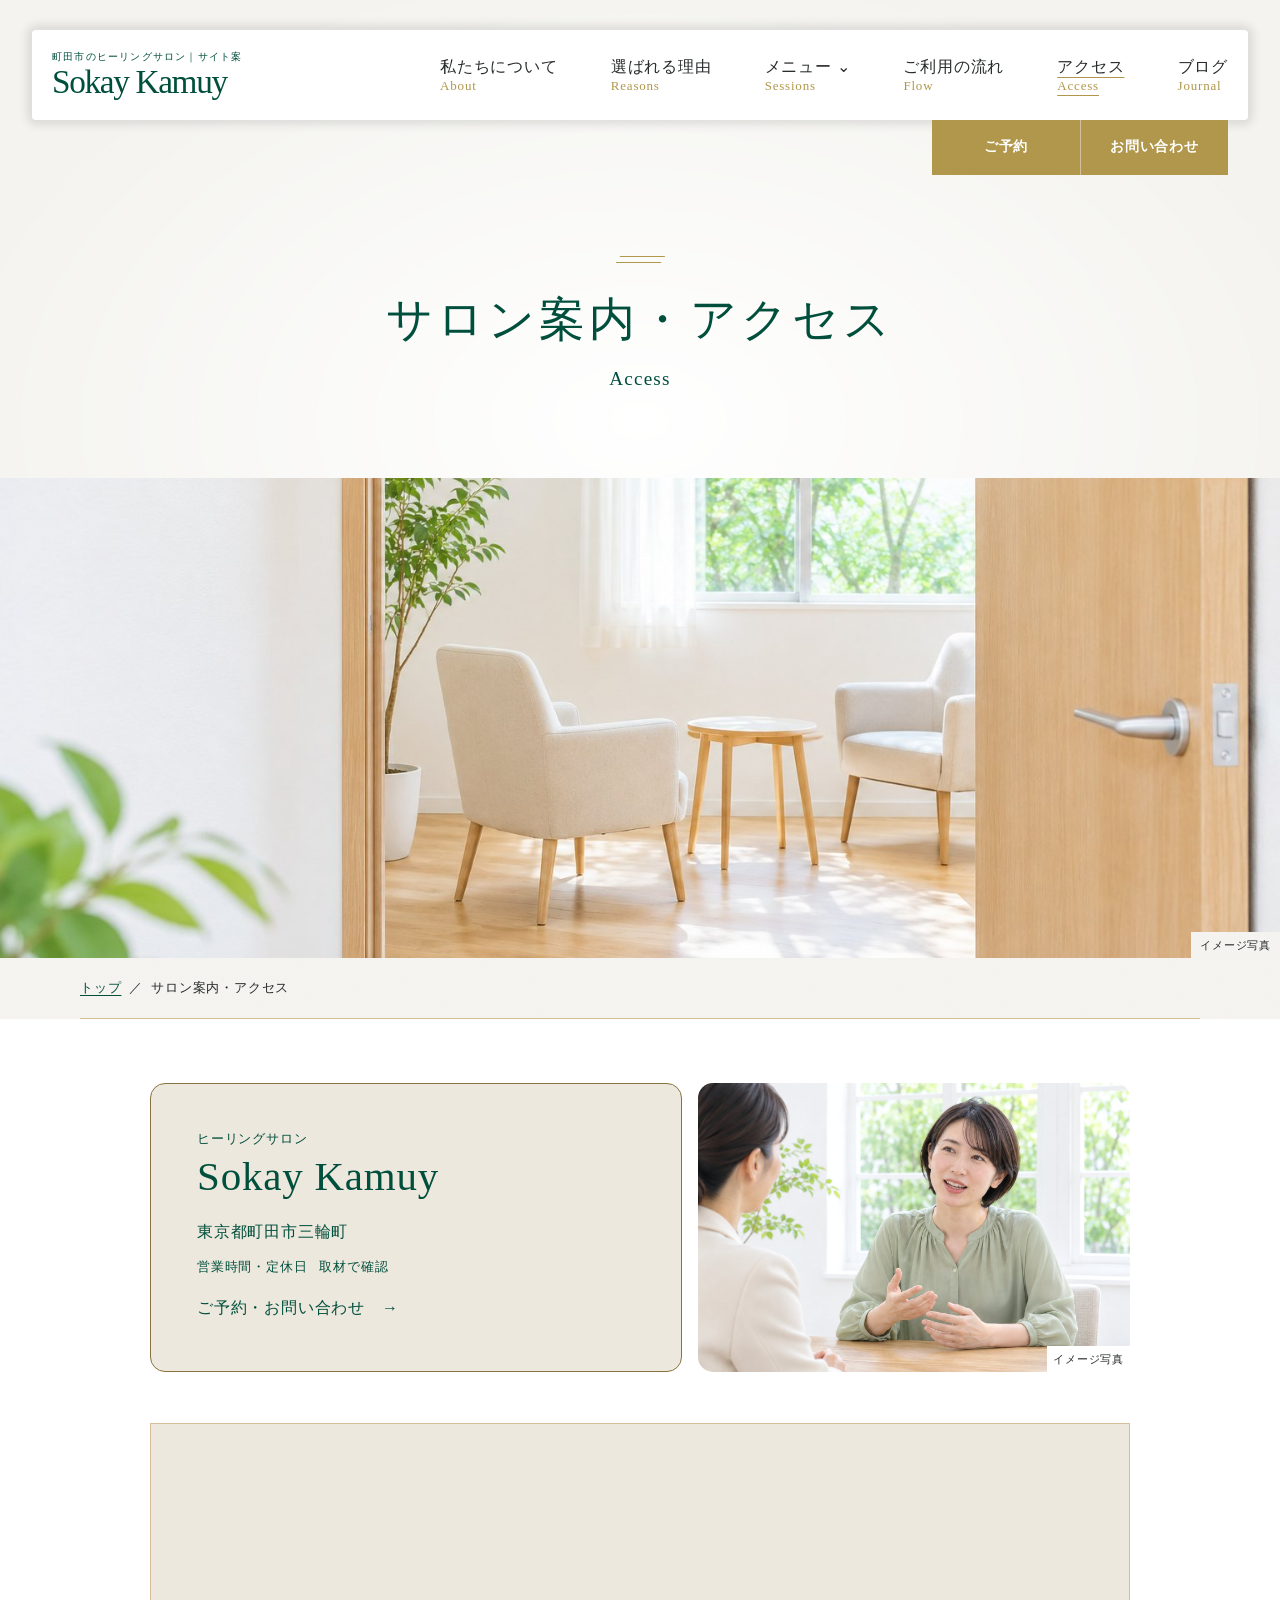
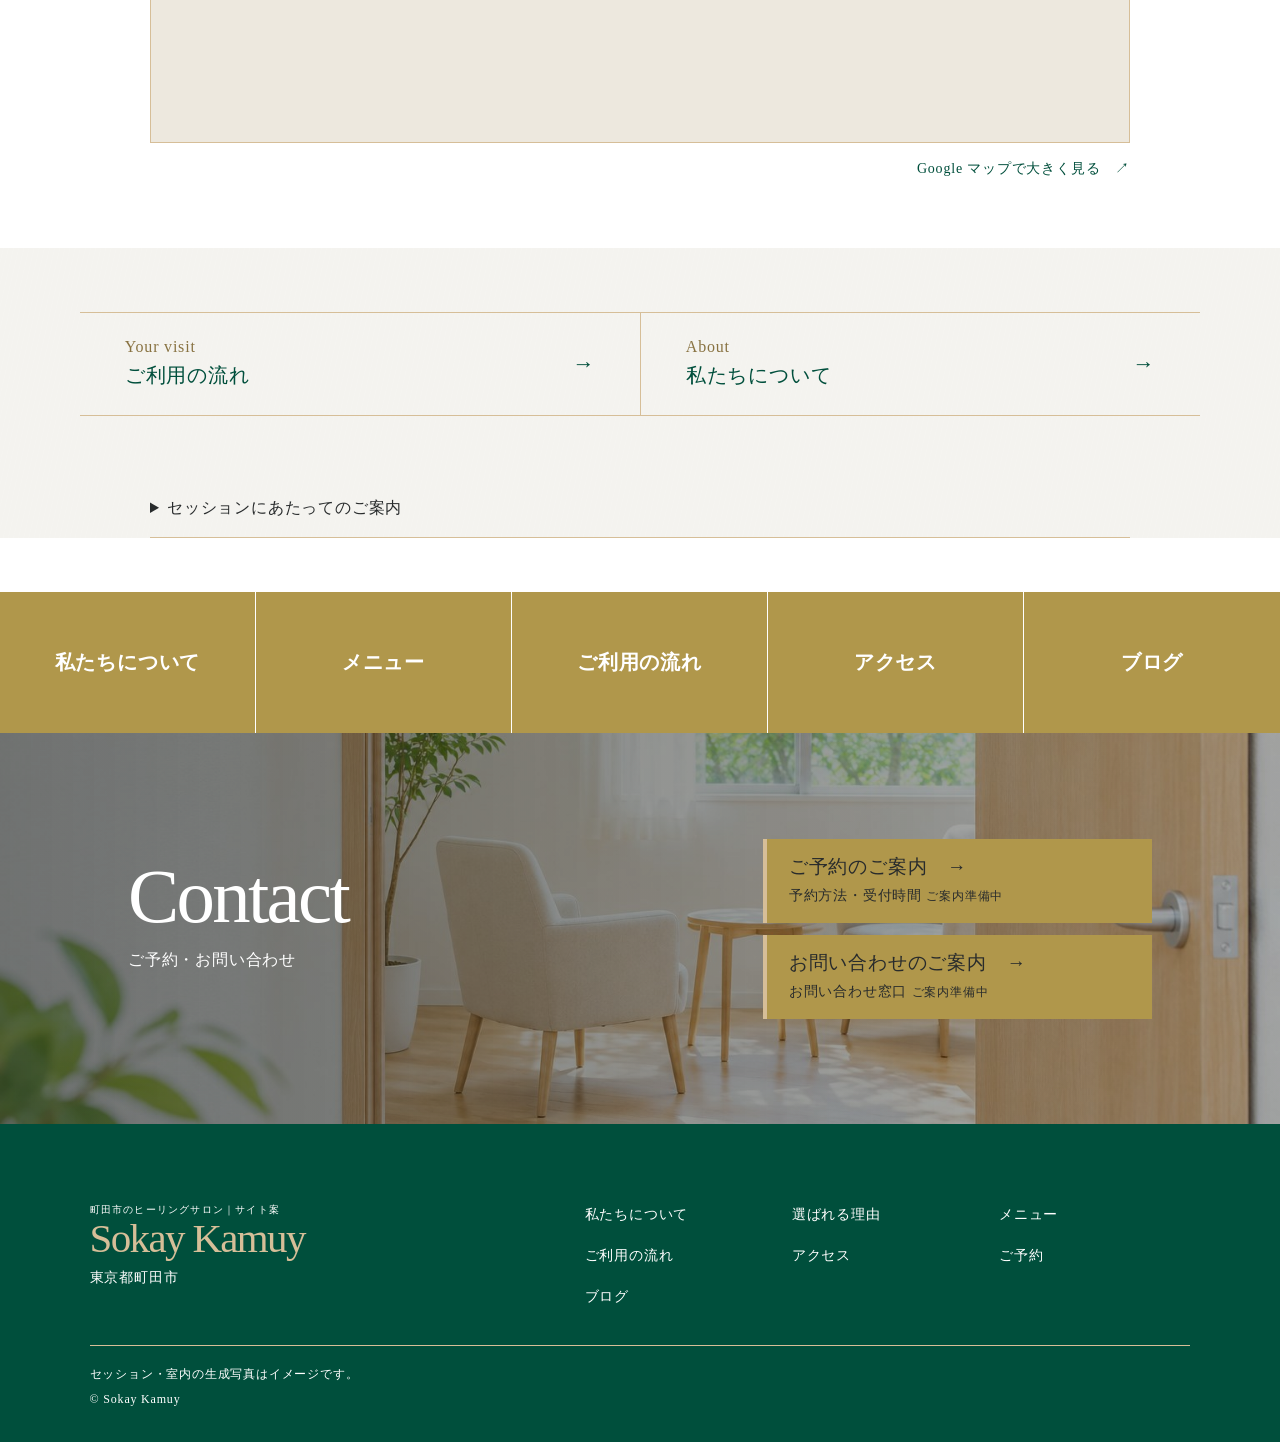
<file: access.html>
<!DOCTYPE html>

<html lang="ja"><head><meta charset="utf-8"/><meta content="width=device-width,initial-scale=1" name="viewport"/>
<title>町田市のヒーリングサロン Sokay Kamuy｜サロン案内・アクセス</title>
<meta content="東京都町田市のヒーリングサロン Sokay Kamuyのサロン案内・アクセス。心やからだ、子育てに向き合う方に向けてご案内します。" name="description"/>
<meta content="noindex,nofollow" name="robots"/><link href="data:," rel="icon"/><link href="css/style.css" rel="stylesheet"/><meta content="noindex,nofollow,noarchive" name="robots"/></head>
<body class="chapter-page chapter-access"><a class="skip" href="#main">本文へ</a>
<header class="mast"><a class="brand" href="index.html"><small>町田市のヒーリングサロン｜サイト案</small>Sokay Kamuy</a><nav aria-label="主要メニュー" class="wide-nav"><a href="about.html">私たちについて<small>About</small></a><a href="reasons.html">選ばれる理由<small>Reasons</small></a><div class="has-sub"><a href="sessions.html">メニュー <span aria-hidden="true">⌄</span><small>Sessions</small></a><div class="sub"><a href="dna.html">DNAアクティベーション®</a><a href="reiki.html">エンソフィックレイキヒーリング</a><a href="adler.html">アドラー心理学</a><a href="reiki.html#meditation">瞑想</a></div></div><a href="flow.html">ご利用の流れ<small>Flow</small></a><a aria-current="page" href="access.html">アクセス<small>Access</small></a><a href="blog.html">ブログ<small>Journal</small></a></nav>
<details class="mobile-nav"><summary>≡ MENU</summary><nav aria-label="スマホメニュー"><a href="about.html">私たちについて</a><a href="reasons.html">選ばれる理由</a><a href="sessions.html">メニュー</a><a href="flow.html">ご利用の流れ</a><a aria-current="page" href="access.html">アクセス</a><a href="blog.html">ブログ</a></nav></details>
<div class="actions"><a href="contact.html#booking">ご予約</a><a href="contact.html">お問い合わせ</a></div></header>
<div class="scroll"><main id="main"><header class="inner-opening"><div class="inner-title"><h1>サロン案内・アクセス</h1><p lang="en">Access</p></div><figure class="inner-cover"><img alt="光が差し込む室内のイメージ" src="img/contact-band.jpg"/><figcaption>イメージ写真</figcaption></figure></header><nav aria-label="パンくずリスト" class="breadcrumbs"><a href="index.html">トップ</a><span aria-hidden="true">／</span><span aria-current="page">サロン案内・アクセス</span></nav><section class="salon-access access-feature" id="access">
<div class="access-content" data-location="東京都町田市三輪町">
<div class="access-pair"><div class="salon-facts"><h3><small>ヒーリングサロン</small>Sokay Kamuy</h3><p class="location-text">東京都町田市三輪町</p><dl><dt>営業時間・定休日</dt><dd>取材で確認</dd></dl><a href="contact.html">ご予約・お問い合わせ　→</a></div><figure class="access-scene"><img alt="窓辺で向かい合い、話を聴く二人" loading="lazy" src="img/psychology.jpg"/><figcaption>イメージ写真</figcaption></figure></div>
<div class="map-box"><iframe allowfullscreen="" height="320" loading="lazy" referrerpolicy="strict-origin-when-cross-origin" src="https://www.google.com/maps/embed?pb=!1m10!1m8!1m3!1d25961.01990861201!2d139.496353!3d35.575245!3m2!1i1024!2i768!4f13.1!5e0!3m2!1sja!2sjp!4v1795142589471!5m2!1sja!2sjp" title="東京都町田市三輪町周辺のGoogle マップ" width="980"></iframe></div>
<a class="map-external" href="https://www.google.com/maps/@35.575245,139.496353,14z?hl=ja" rel="noopener noreferrer" target="_blank">Google マップで大きく見る　↗</a>
</div></section><nav aria-label="関連ページ" class="page-next"><a href="flow.html"><small lang="en">Your visit</small><span>ご利用の流れ</span><i aria-hidden="true">→</i></a><a href="about.html"><small lang="en">About</small><span>私たちについて</span><i aria-hidden="true">→</i></a></nav><div class="wrap chapter-notes"><details class="notes"><summary>セッションにあたってのご案内</summary><p>本セッションは、治療や症状の改善を目的とした医療行為ではありません。セッションの効果には個人差があり、特定の効果や結果を保証するものではありません。</p><details><summary>DNAアクティベーション®の参加条件</summary><p>対面のみで、遠隔・オンラインではお受けいただけません。施術はMMS認定の公認ヒーラーに限られます。16歳未満の方はお受けいただけません。16歳以上の未成年の方には保護者の同意書が必要です。</p>
<p>DNAアクティベーション®はモダンミステリースクールの登録商標です。</p>
</details></details></div></main>
<footer class="site-footer"><nav aria-label="サロンのご案内" class="foot-directory"><a href="about.html">私たちについて</a><a href="sessions.html">メニュー</a><a href="flow.html">ご利用の流れ</a><a href="access.html">アクセス</a><a href="blog.html">ブログ</a></nav><section class="contact"><div class="wrap"><div><div class="heading"><span lang="en">Contact</span><h2>ご予約・お問い合わせ</h2></div></div><div class="contact-options"><div><h3 id="reservation"><a href="contact.html#booking">ご予約のご案内　→</a></h3><p>予約方法・受付時間 <small>ご案内準備中</small></p></div><div><h3 id="inquiry"><a href="contact.html">お問い合わせのご案内　→</a></h3><p>お問い合わせ窓口 <small>ご案内準備中</small></p></div></div></div></section><div class="foot-base"><div><a class="brand" href="index.html"><small>町田市のヒーリングサロン｜サイト案</small>Sokay Kamuy</a><p>東京都町田市</p></div><nav aria-label="フッター"><a href="about.html">私たちについて</a><a href="reasons.html">選ばれる理由</a><a href="sessions.html">メニュー</a><a href="flow.html">ご利用の流れ</a><a aria-current="page" href="access.html">アクセス</a><a href="contact.html#booking">ご予約</a><a href="blog.html">ブログ</a></nav><small>セッション・室内の生成写真はイメージです。<br/>© Sokay Kamuy</small></div></footer></div>
<nav aria-label="お問い合わせ窓口" class="dock"><a href="contact.html#booking">ご予約</a><a href="contact.html">お問い合わせ</a></nav>
<script>const menu=document.querySelector('.mobile-nav');menu.addEventListener('click',e=>{if(e.target.closest('a'))menu.open=false});document.addEventListener('keydown',e=>{if(e.key==='Escape'&&menu.open){menu.open=false;menu.querySelector('summary').focus()}});document.addEventListener('pointerdown',e=>{if(menu.open&&!menu.contains(e.target))menu.open=false});
if ("IntersectionObserver" in window && !matchMedia("(prefers-reduced-motion: reduce)").matches) {
  const observer = new IntersectionObserver(entries => {
    for (const entry of entries) if (entry.isIntersecting) {
      entry.target.classList.add("is-visible");
      observer.unobserve(entry.target);
    }
  });
  document.querySelectorAll(".visit-row,.journal-card").forEach(item => observer.observe(item));
}
</script></body></html>
</file>
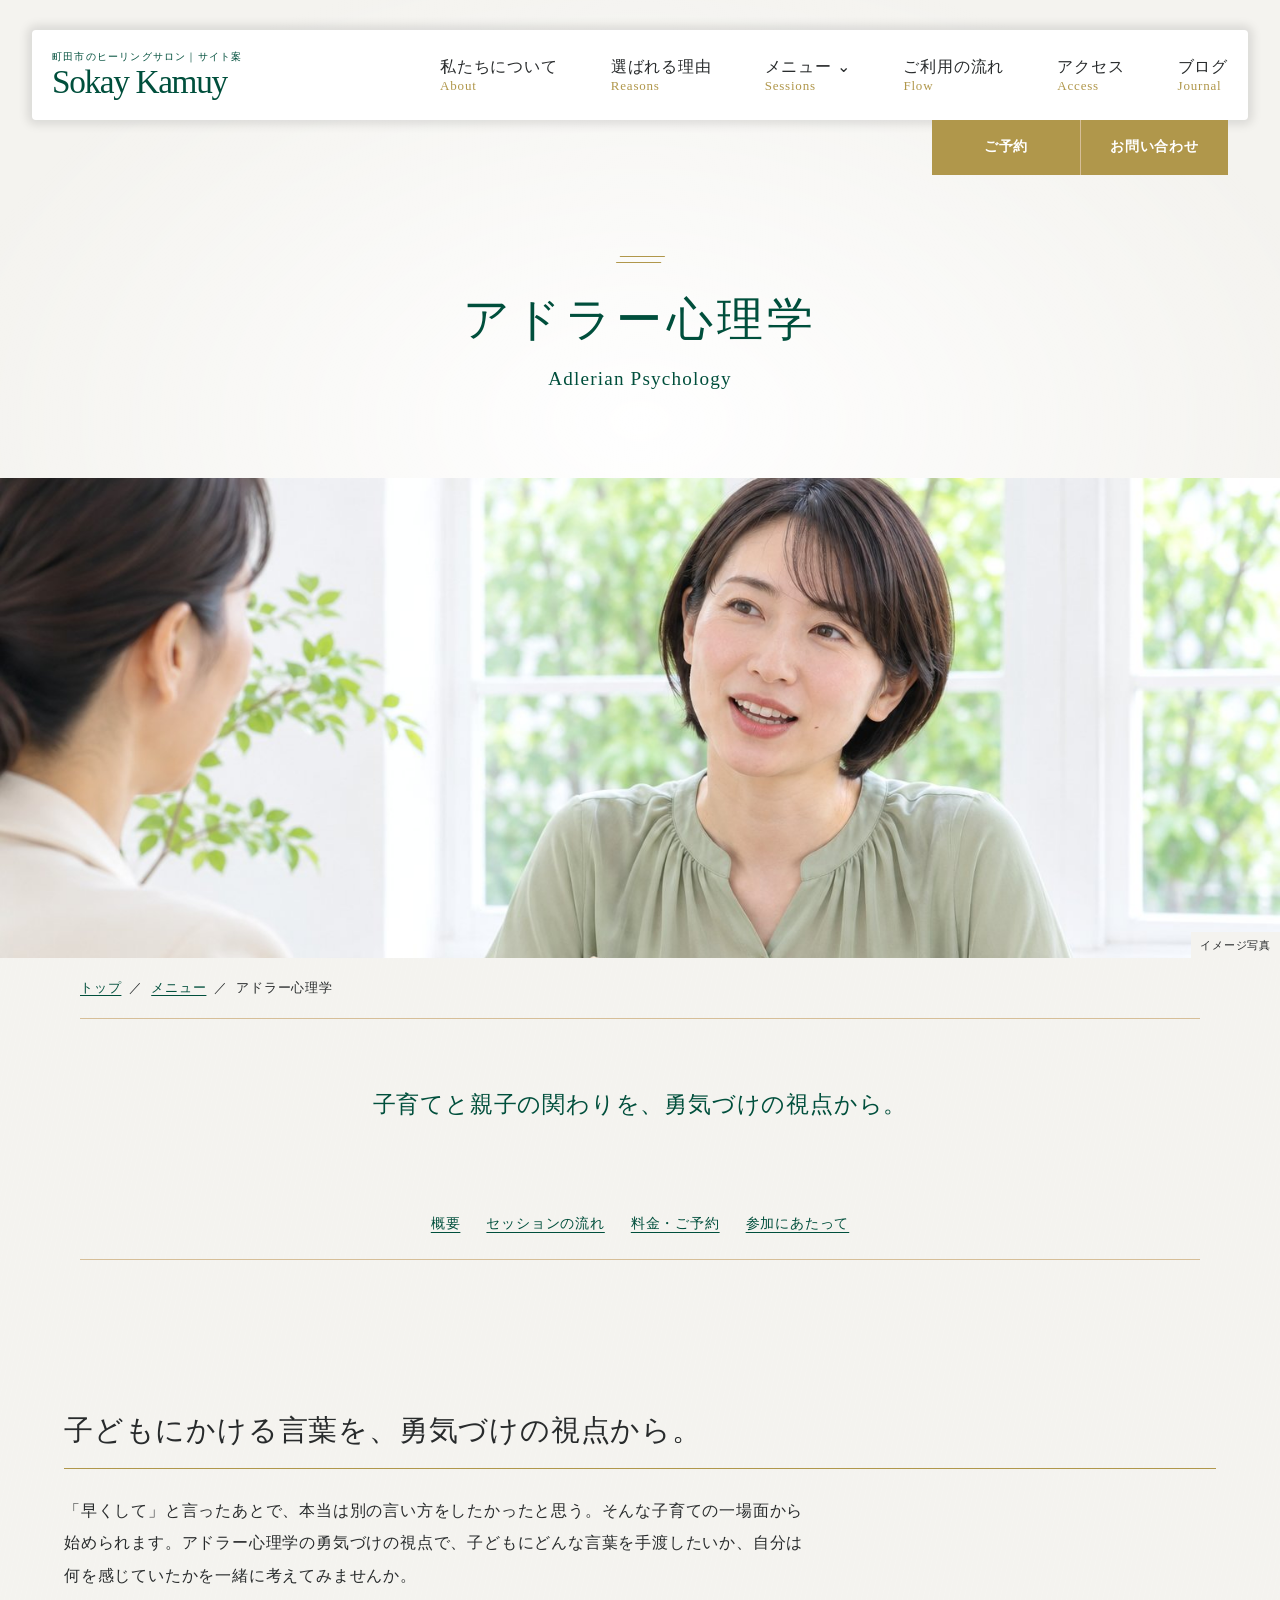
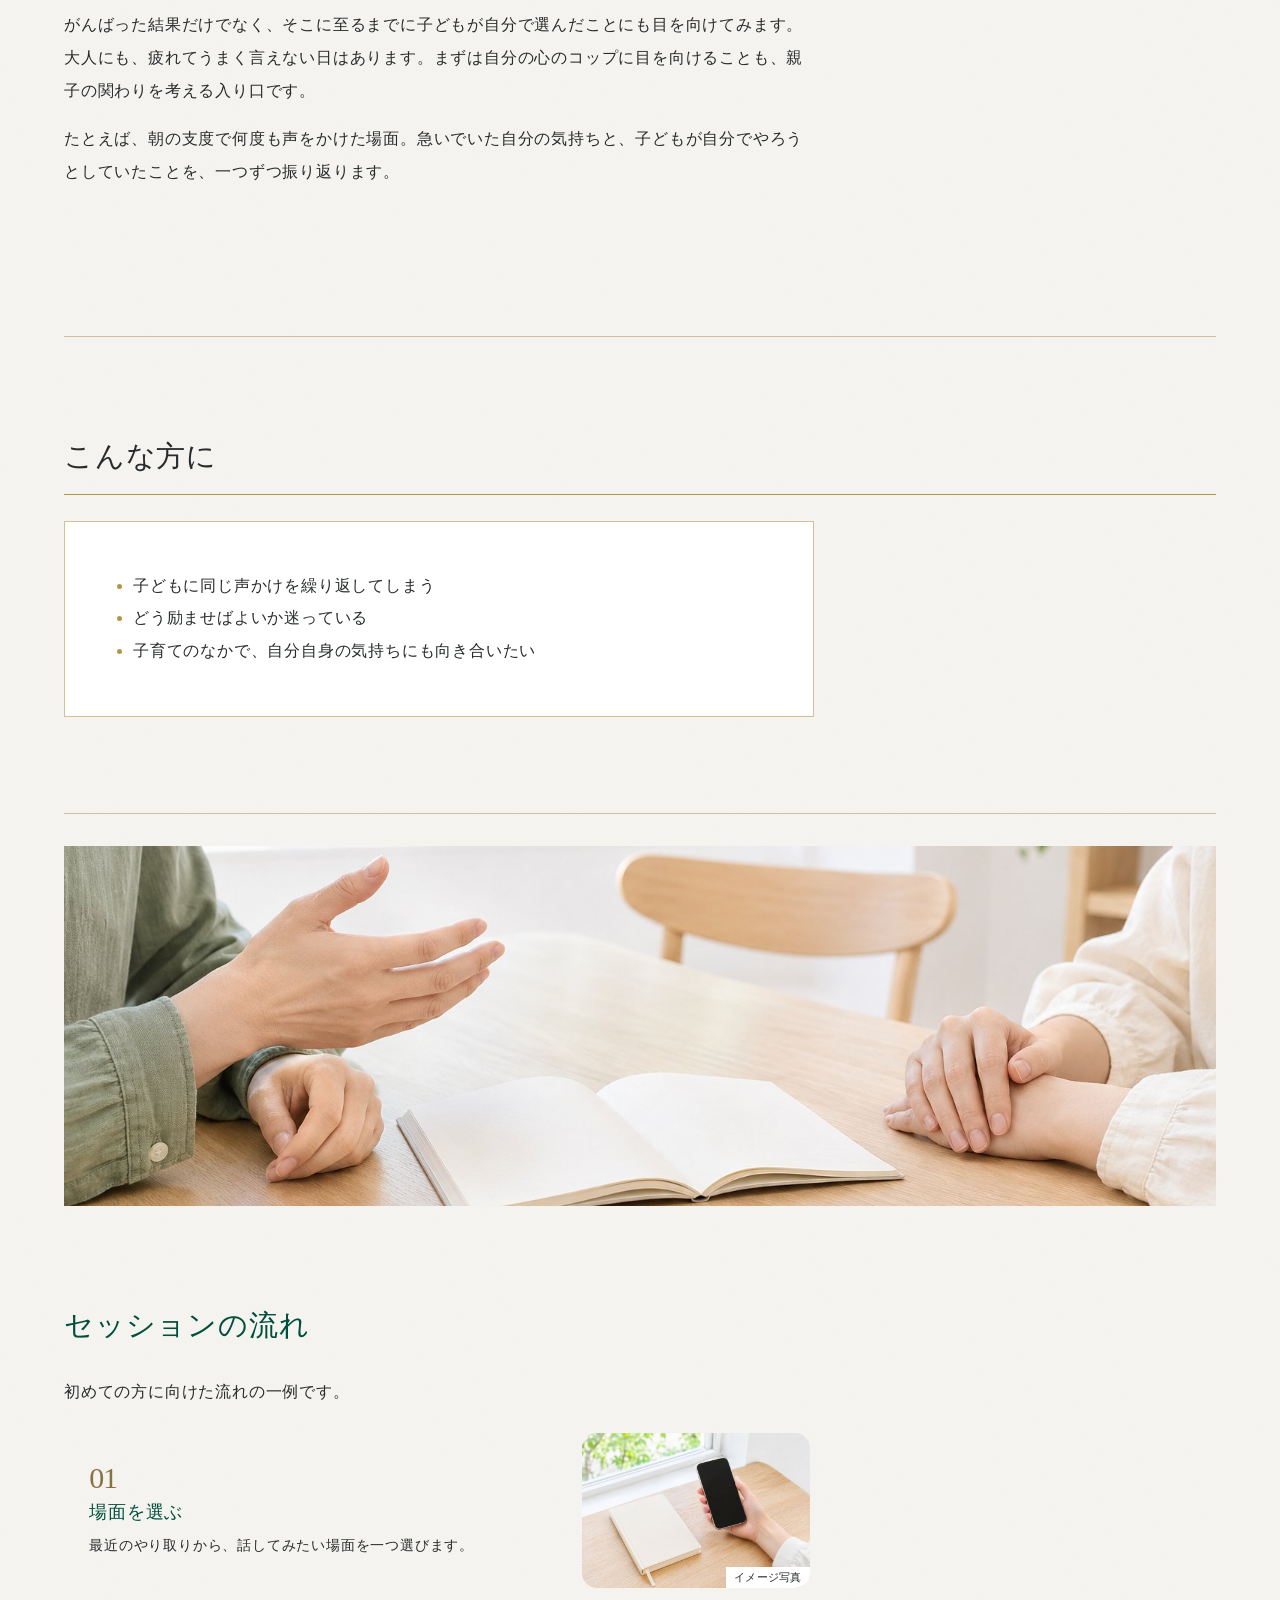
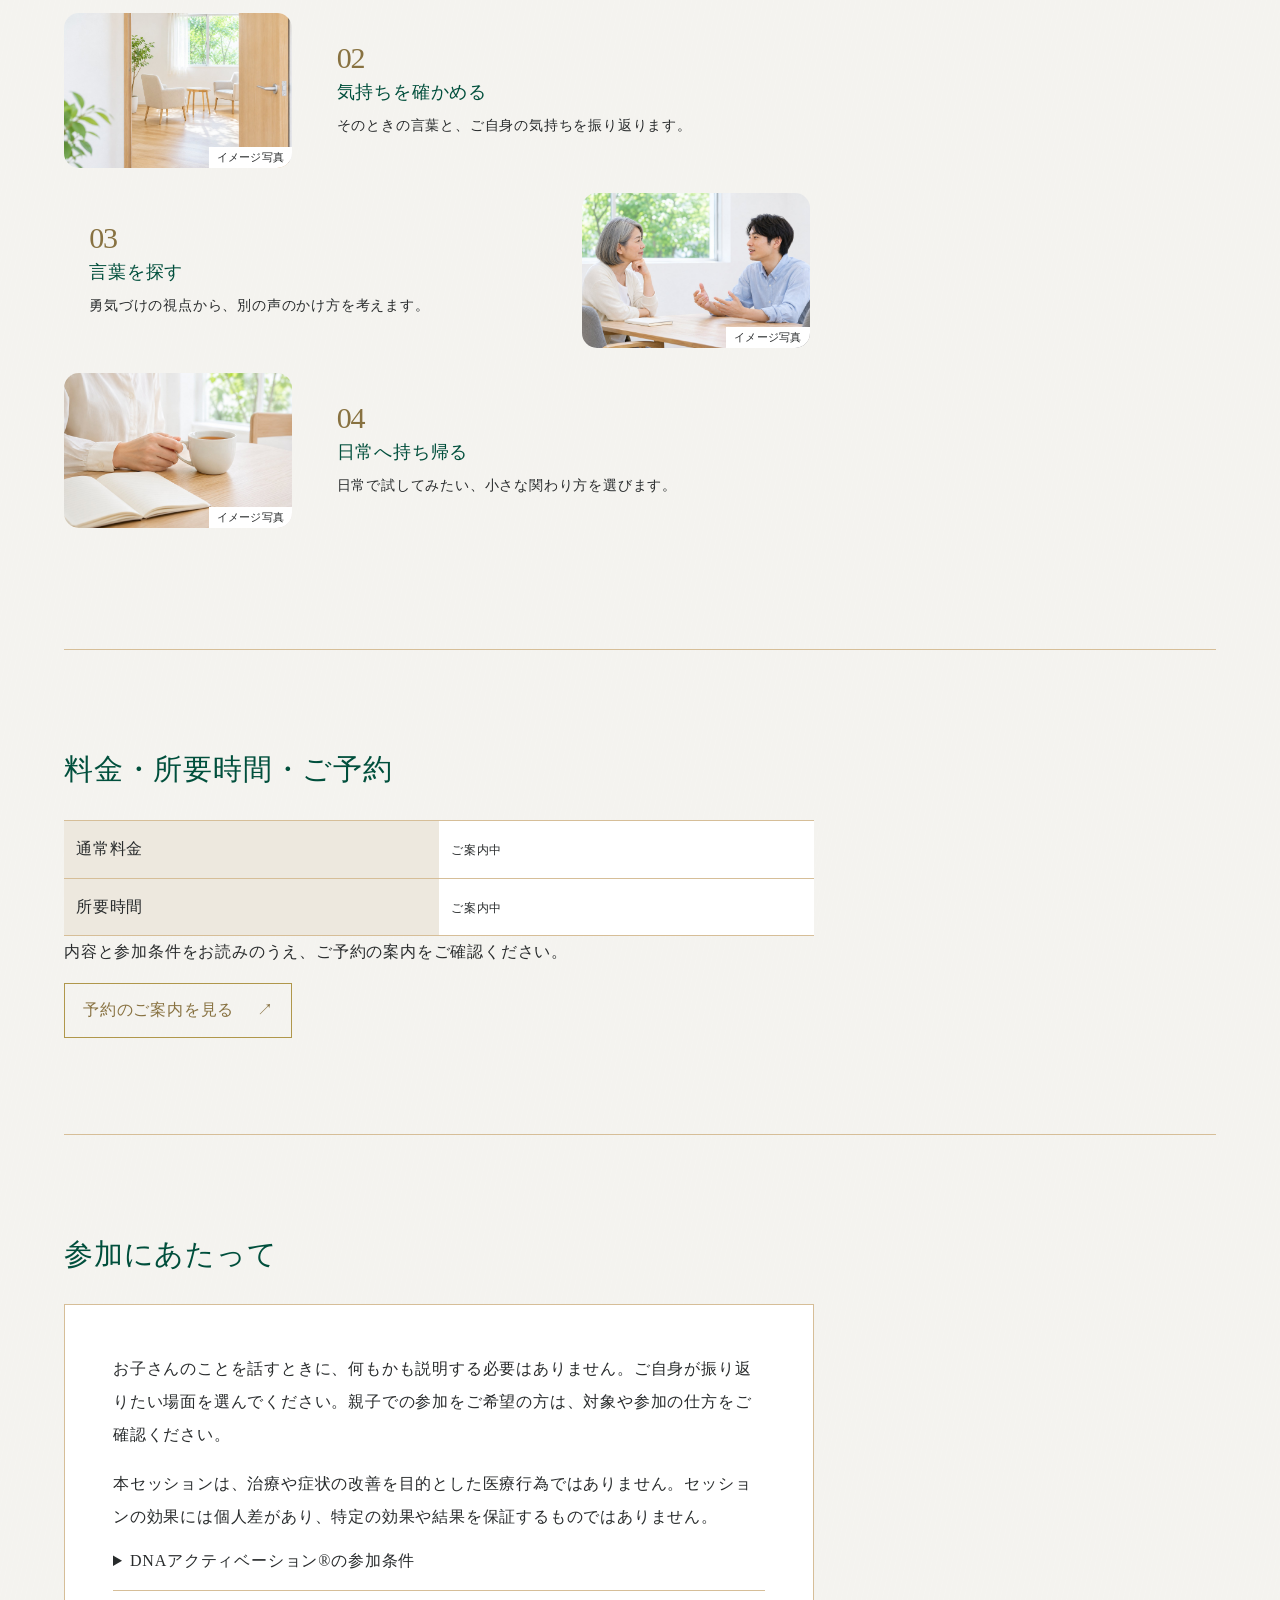
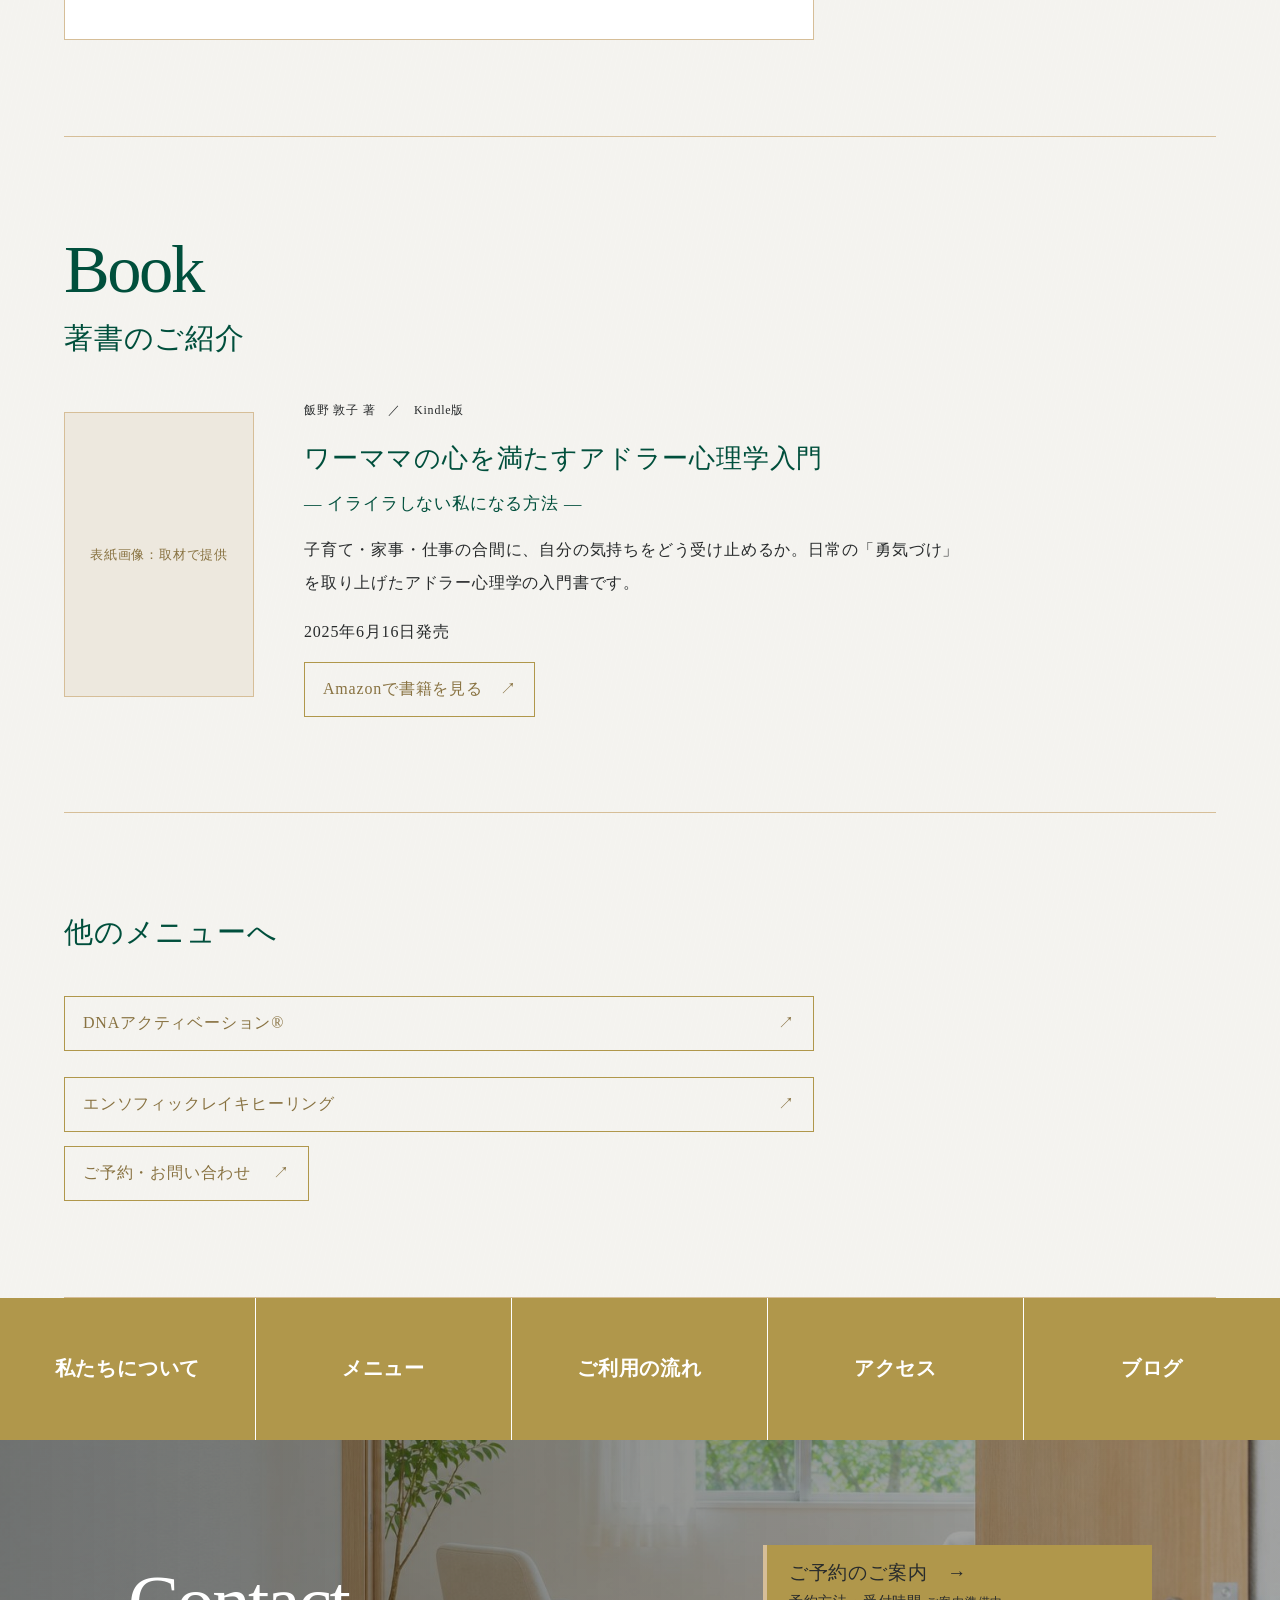
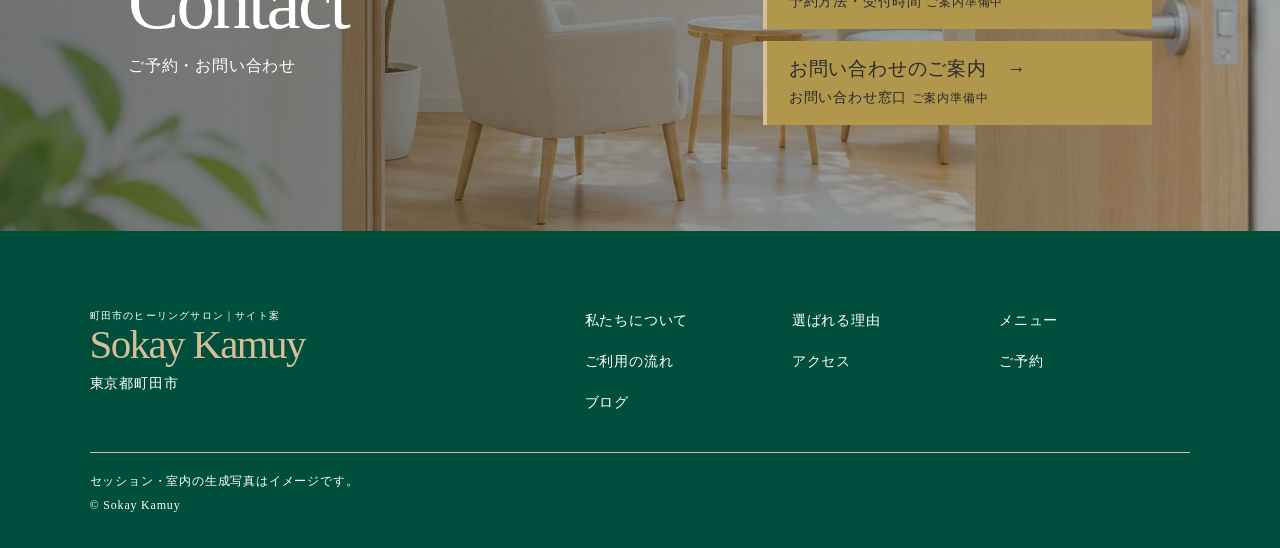
<file: adler.html>
<!DOCTYPE html>

<html lang="ja"><head><meta charset="utf-8"/><meta content="width=device-width,initial-scale=1" name="viewport"/>
<title>町田市のヒーリングサロン Sokay Kamuy｜アドラー心理学</title>
<meta content="東京都町田市のヒーリングサロン Sokay Kamuy。心・からだ・子育てに向き合う方へ、アドラー心理学をご紹介します。" name="description"/>
<meta content="noindex,nofollow" name="robots"/><link href="data:," rel="icon"/><link href="css/style.css" rel="stylesheet"/><meta content="noindex,nofollow,noarchive" name="robots"/></head>
<body class="detail"><a class="skip" href="#main">本文へ</a>
<header class="mast"><a class="brand" href="index.html"><small>町田市のヒーリングサロン｜サイト案</small>Sokay Kamuy</a><nav aria-label="主要メニュー" class="wide-nav"><a href="about.html">私たちについて<small>About</small></a><a href="reasons.html">選ばれる理由<small>Reasons</small></a><div class="has-sub"><a href="sessions.html">メニュー <span aria-hidden="true">⌄</span><small>Sessions</small></a><div class="sub"><a href="dna.html">DNAアクティベーション®</a><a href="reiki.html">エンソフィックレイキヒーリング</a><a aria-current="page" href="adler.html">アドラー心理学</a><a href="reiki.html#meditation">瞑想</a></div></div><a href="flow.html">ご利用の流れ<small>Flow</small></a><a href="access.html">アクセス<small>Access</small></a><a href="blog.html">ブログ<small>Journal</small></a></nav>
<details class="mobile-nav"><summary>≡ MENU</summary><nav aria-label="スマホメニュー"><a href="about.html">私たちについて</a><a href="reasons.html">選ばれる理由</a><a href="sessions.html">メニュー</a><a href="flow.html">ご利用の流れ</a><a href="access.html">アクセス</a><a href="blog.html">ブログ</a></nav></details>
<div class="actions"><a href="contact.html#booking">ご予約</a><a href="contact.html">お問い合わせ</a></div></header>
<div class="scroll"><main id="main"><header class="inner-opening"><div class="inner-title"><h1>アドラー心理学</h1><p lang="en">Adlerian Psychology</p></div><figure class="inner-cover"><img alt="自分の気持ちを言葉にする相談者役のイメージ写真" src="img/psychology.jpg"/><figcaption>イメージ写真</figcaption></figure></header><nav aria-label="パンくずリスト" class="breadcrumbs"><a href="index.html">トップ</a><span aria-hidden="true">／</span><a href="sessions.html">メニュー</a><span aria-hidden="true">／</span><span aria-current="page">アドラー心理学</span></nav><p class="inner-intro">子育てと親子の関わりを、勇気づけの視点から。</p><nav aria-label="このページの内容" class="chapter-jumps"><a href="#overview">概要</a><a href="#process">セッションの流れ</a><a href="#fees">料金・ご予約</a><a href="#participation">参加にあたって</a></nav><section class="detail-section wrap s1" id="overview"><h2>子どもにかける言葉を、勇気づけの視点から。</h2><div class="copy"><p>「早くして」と言ったあとで、本当は別の言い方をしたかったと思う。そんな子育ての一場面から始められます。アドラー心理学の勇気づけの視点で、子どもにどんな言葉を手渡したいか、自分は何を感じていたかを一緒に考えてみませんか。</p>
<p>がんばった結果だけでなく、そこに至るまでに子どもが自分で選んだことにも目を向けてみます。大人にも、疲れてうまく言えない日はあります。まずは自分の心のコップに目を向けることも、親子の関わりを考える入り口です。</p>
<p>たとえば、朝の支度で何度も声をかけた場面。急いでいた自分の気持ちと、子どもが自分でやろうとしていたことを、一つずつ振り返ります。</p></div></section><section class="detail-section wrap s2"><h2>こんな方に</h2><div class="copy"><ul class="ruled"><li>子どもに同じ声かけを繰り返してしまう</li>
<li>どう励ませばよいか迷っている</li>
<li>子育てのなかで、自分自身の気持ちにも向き合いたい</li>
</ul>
</div></section><figure class="detail-photo wrap"><img alt="ノートを開き、対話する場面のイメージ写真" loading="lazy" src="img/discuss-notes.jpg"/></figure><section class="detail-section wrap s3" id="process"><h2>セッションの流れ</h2><div class="copy"><p>初めての方に向けた流れの一例です。</p>
<div class="compact-visits"><ol class="visit-list"><li class="visit-row"><div class="visit-copy"><span aria-hidden="true" class="visit-number">01</span><h3>場面を選ぶ</h3><p>最近のやり取りから、話してみたい場面を一つ選びます。</p></div><div class="visit-photo"><img alt="手帳とスマートフォンを手に取る様子" loading="lazy" src="img/visit-planner.jpg"/></div></li><li class="visit-row"><div class="visit-copy"><span aria-hidden="true" class="visit-number">02</span><h3>気持ちを確かめる</h3><p>そのときの言葉と、ご自身の気持ちを振り返ります。</p></div><div class="visit-photo"><img alt="窓から光が入る相談室の入口" loading="lazy" src="img/contact-band.jpg"/></div></li><li class="visit-row"><div class="visit-copy"><span aria-hidden="true" class="visit-number">03</span><h3>言葉を探す</h3><p>勇気づけの視点から、別の声のかけ方を考えます。</p></div><div class="visit-photo"><img alt="明るい相談室で机をはさみ、表情を見ながら話す二人のイメージ写真" loading="lazy" src="img/visit-session.jpg"/></div></li><li class="visit-row"><div class="visit-copy"><span aria-hidden="true" class="visit-number">04</span><h3>日常へ持ち帰る</h3><p>日常で試してみたい、小さな関わり方を選びます。</p></div><div class="visit-photo"><img alt="カップを手に、開いた手帳に向かう場面" loading="lazy" src="img/visit-notes.jpg"/></div></li></ol></div>
</div></section><section class="detail-section wrap s4" id="fees"><h2>料金・所要時間・ご予約</h2><div class="copy"><dl class="rates"><dt>通常料金</dt><dd><small>ご案内中</small></dd><dt>所要時間</dt><dd><small>ご案内中</small></dd></dl><p>内容と参加条件をお読みのうえ、ご予約の案内をご確認ください。</p>
<a class="btn" href="contact.html#booking">予約のご案内を見る<span aria-hidden="true">↗</span></a></div></section><section class="detail-section wrap s5" id="participation"><h2>参加にあたって</h2><div class="copy"><p>お子さんのことを話すときに、何もかも説明する必要はありません。ご自身が振り返りたい場面を選んでください。親子での参加をご希望の方は、対象や参加の仕方をご確認ください。</p>
<p>本セッションは、治療や症状の改善を目的とした医療行為ではありません。セッションの効果には個人差があり、特定の効果や結果を保証するものではありません。</p>
<details><summary>DNAアクティベーション®の参加条件</summary><p>対面のみで、遠隔・オンラインではお受けいただけません。施術はMMS認定の公認ヒーラーに限られます。16歳未満の方はお受けいただけません。16歳以上の未成年の方には保護者の同意書が必要です。</p>
<p>DNAアクティベーション®はモダンミステリースクールの登録商標です。</p>
</details>
</div></section><section class="wrap detail-section book-section"><div class="heading"><span lang="en">Book</span><h2>著書のご紹介</h2></div><div class="book-layout"><div class="cover-placeholder">表紙画像：取材で提供</div><div><small>飯野 敦子 著　／　Kindle版</small><h3>ワーママの心を満たすアドラー心理学入門<br/><small>― イライラしない私になる方法 ―</small></h3><p>子育て・家事・仕事の合間に、自分の気持ちをどう受け止めるか。日常の「勇気づけ」を取り上げたアドラー心理学の入門書です。</p><p><time datetime="2025-06-16">2025年6月16日発売</time></p><a class="button" href="https://www.amazon.co.jp/dp/B0FDFC1F63" rel="noopener noreferrer" target="_blank">Amazonで書籍を見る　↗</a></div></div></section><section class="detail-section wrap s6"><h2>他のメニューへ</h2><div class="copy"><div class="related"><a class="btn" href="dna.html">DNAアクティベーション®<span aria-hidden="true">↗</span></a><a class="btn" href="reiki.html">エンソフィックレイキヒーリング<span aria-hidden="true">↗</span></a></div>
<a class="btn" href="contact.html">ご予約・お問い合わせ<span aria-hidden="true">↗</span></a>
</div></section></main>
<footer class="site-footer"><nav aria-label="サロンのご案内" class="foot-directory"><a href="about.html">私たちについて</a><a href="sessions.html">メニュー</a><a href="flow.html">ご利用の流れ</a><a href="access.html">アクセス</a><a href="blog.html">ブログ</a></nav><section class="contact"><div class="wrap"><div><div class="heading"><span lang="en">Contact</span><h2>ご予約・お問い合わせ</h2></div></div><div class="contact-options"><div><h3 id="reservation"><a href="contact.html#booking">ご予約のご案内　→</a></h3><p>予約方法・受付時間 <small>ご案内準備中</small></p></div><div><h3 id="inquiry"><a href="contact.html">お問い合わせのご案内　→</a></h3><p>お問い合わせ窓口 <small>ご案内準備中</small></p></div></div></div></section><div class="foot-base"><div><a class="brand" href="index.html"><small>町田市のヒーリングサロン｜サイト案</small>Sokay Kamuy</a><p>東京都町田市</p></div><nav aria-label="フッター"><a href="about.html">私たちについて</a><a href="reasons.html">選ばれる理由</a><a href="sessions.html">メニュー</a><a href="flow.html">ご利用の流れ</a><a href="access.html">アクセス</a><a href="contact.html#booking">ご予約</a><a href="blog.html">ブログ</a></nav><small>セッション・室内の生成写真はイメージです。<br/>© Sokay Kamuy</small></div></footer></div>
<nav aria-label="お問い合わせ窓口" class="dock"><a href="contact.html#booking">ご予約</a><a href="contact.html">お問い合わせ</a></nav>
<script>const menu=document.querySelector('.mobile-nav');menu.addEventListener('click',e=>{if(e.target.closest('a'))menu.open=false});document.addEventListener('keydown',e=>{if(e.key==='Escape'&&menu.open){menu.open=false;menu.querySelector('summary').focus()}});document.addEventListener('pointerdown',e=>{if(menu.open&&!menu.contains(e.target))menu.open=false});
if ("IntersectionObserver" in window && !matchMedia("(prefers-reduced-motion: reduce)").matches) {
  const observer = new IntersectionObserver(entries => {
    for (const entry of entries) if (entry.isIntersecting) {
      entry.target.classList.add("is-visible");
      observer.unobserve(entry.target);
    }
  });
  document.querySelectorAll(".visit-row,.journal-card").forEach(item => observer.observe(item));
}
</script></body></html>
</file>
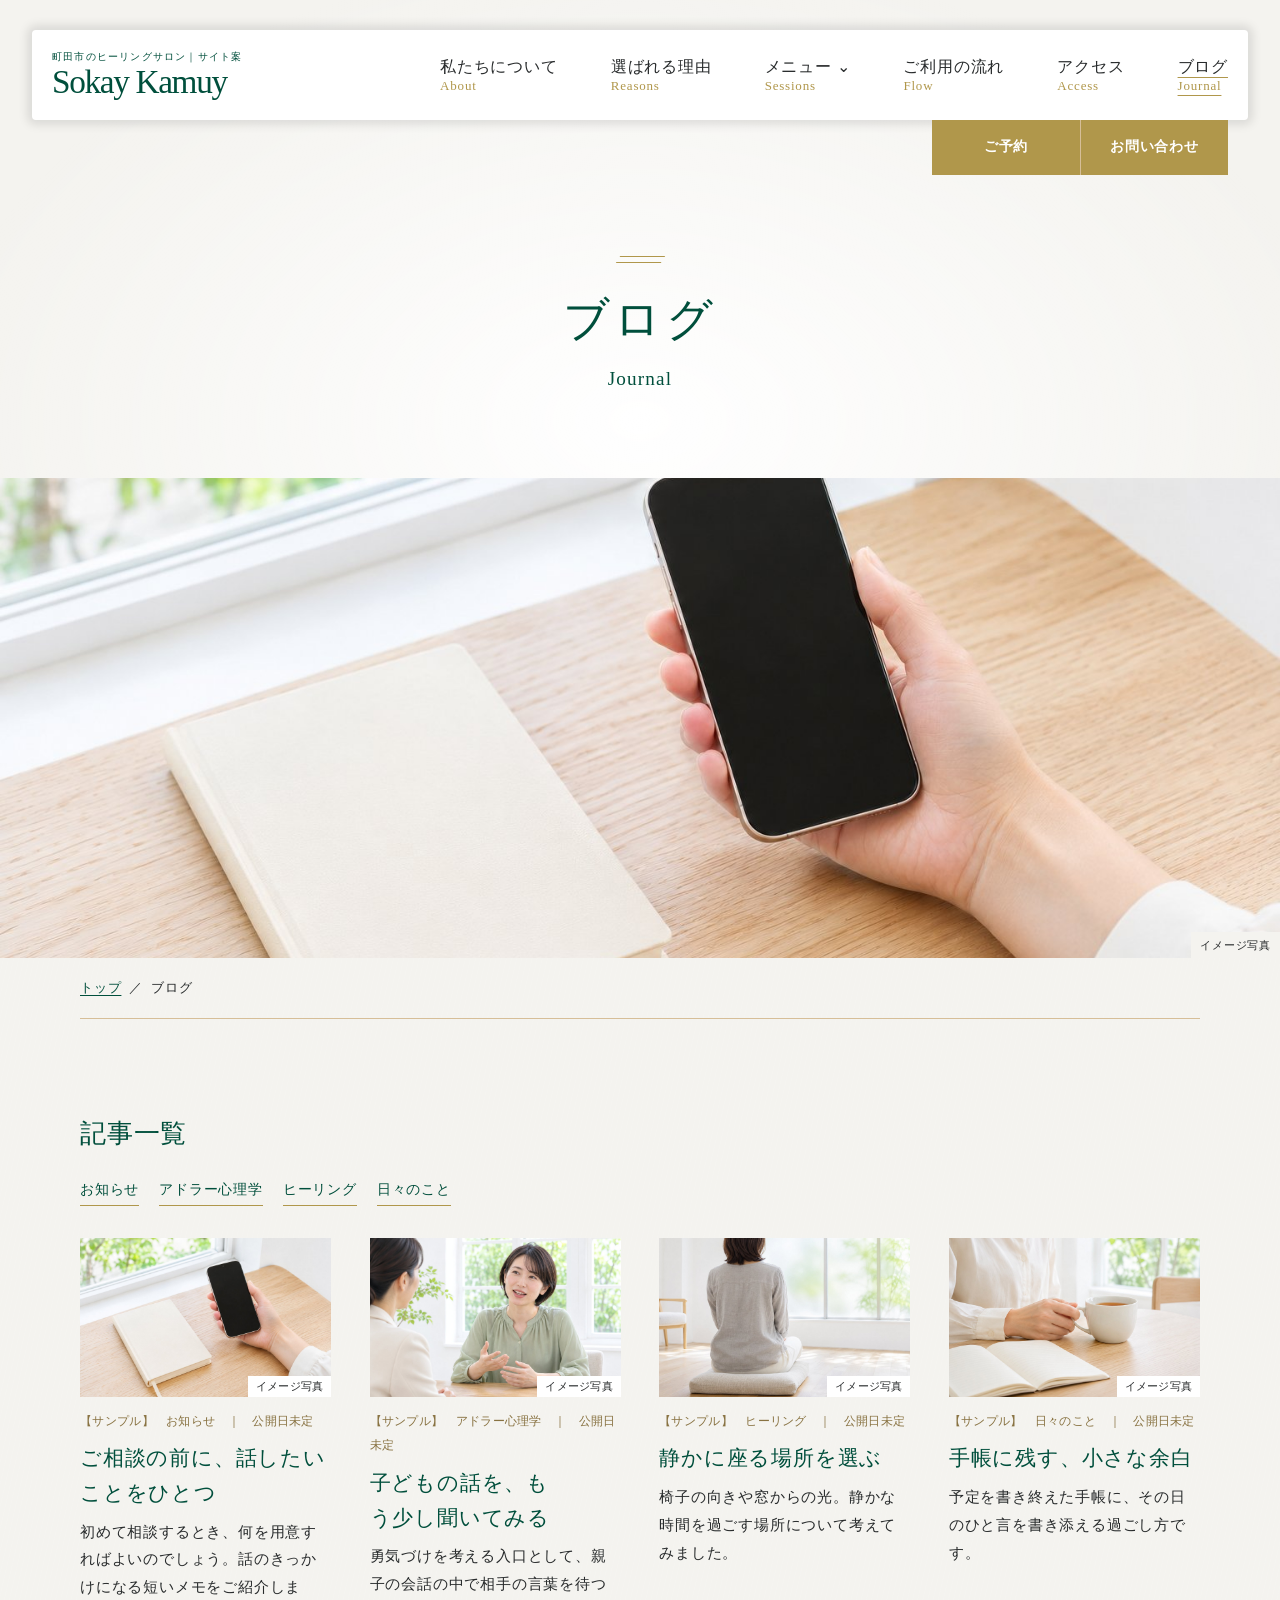
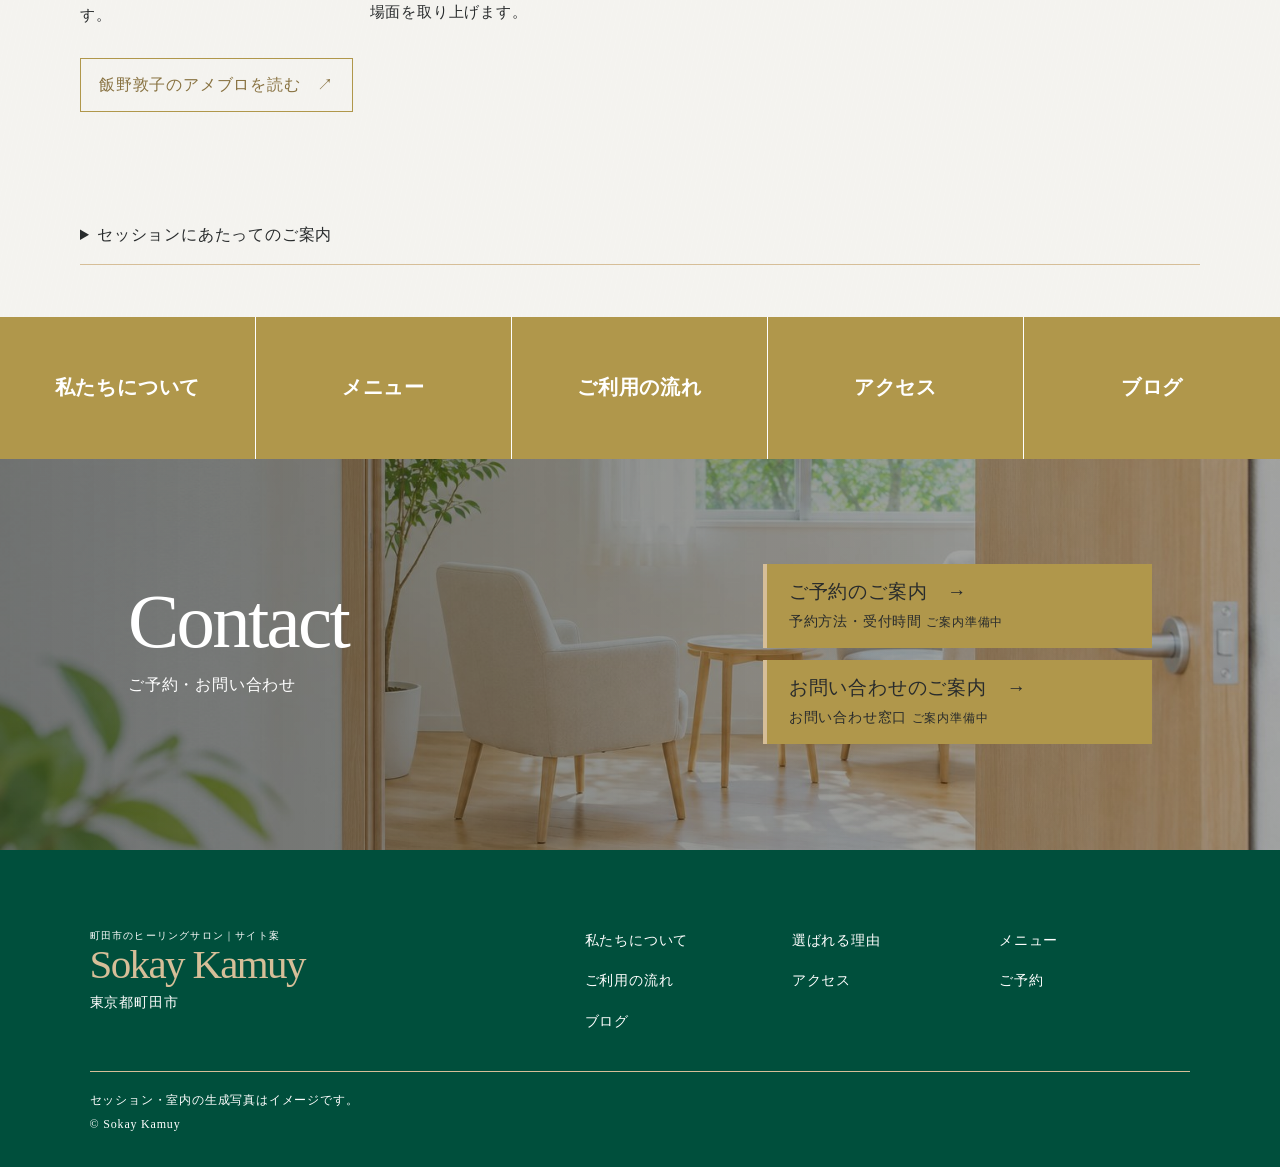
<file: blog.html>
<!DOCTYPE html>

<html lang="ja"><head><meta charset="utf-8"/><meta content="width=device-width,initial-scale=1" name="viewport"/>
<title>町田市のヒーリングサロン Sokay Kamuy｜ブログ</title>
<meta content="町田市のヒーリングサロン Sokay Kamuyのブログ。子育てのことや初めてのご相談について、サンプル記事をご紹介します。" name="description"/>
<meta content="noindex,nofollow" name="robots"/><link href="data:," rel="icon"/><link href="css/style.css" rel="stylesheet"/><meta content="noindex,nofollow,noarchive" name="robots"/></head>
<body class="journal-page"><a class="skip" href="#main">本文へ</a>
<header class="mast"><a class="brand" href="index.html"><small>町田市のヒーリングサロン｜サイト案</small>Sokay Kamuy</a><nav aria-label="主要メニュー" class="wide-nav"><a href="about.html">私たちについて<small>About</small></a><a href="reasons.html">選ばれる理由<small>Reasons</small></a><div class="has-sub"><a href="sessions.html">メニュー <span aria-hidden="true">⌄</span><small>Sessions</small></a><div class="sub"><a href="dna.html">DNAアクティベーション®</a><a href="reiki.html">エンソフィックレイキヒーリング</a><a href="adler.html">アドラー心理学</a><a href="reiki.html#meditation">瞑想</a></div></div><a href="flow.html">ご利用の流れ<small>Flow</small></a><a href="access.html">アクセス<small>Access</small></a><a aria-current="page" href="blog.html">ブログ<small>Journal</small></a></nav>
<details class="mobile-nav"><summary>≡ MENU</summary><nav aria-label="スマホメニュー"><a href="about.html">私たちについて</a><a href="reasons.html">選ばれる理由</a><a href="sessions.html">メニュー</a><a href="flow.html">ご利用の流れ</a><a href="access.html">アクセス</a><a aria-current="page" href="blog.html">ブログ</a></nav></details>
<div class="actions"><a href="contact.html#booking">ご予約</a><a href="contact.html">お問い合わせ</a></div></header>
<div class="scroll"><main class="journal-main" id="main"><header class="inner-opening"><div class="inner-title"><h1>ブログ</h1><p lang="en">Journal</p></div><figure class="inner-cover"><img alt="手帳を開いた窓辺のイメージ" src="img/visit-planner.jpg"/><figcaption>イメージ写真</figcaption></figure></header><nav aria-label="パンくずリスト" class="breadcrumbs"><a href="index.html">トップ</a><span aria-hidden="true">／</span><span aria-current="page">ブログ</span></nav><section class="wrap journal-index"><h2>記事一覧</h2><nav aria-label="カテゴリ" class="cats"><a href="#card-first-visit">お知らせ</a><a href="#card-encouragement">アドラー心理学</a><a href="#card-quiet-time">ヒーリング</a><a href="#card-notebook">日々のこと</a></nav><div class="journal-grid"><a class="journal-card" href="post-sample.html#first-visit" id="card-first-visit"><span class="journal-photo"><img alt="" loading="lazy" src="img/visit-planner.jpg"/></span><span class="entry-meta">【サンプル】　お知らせ　｜　公開日未定</span><h3>ご相談の前に、話したいことをひとつ</h3><p>初めて相談するとき、何を用意すればよいのでしょう。話のきっかけになる短いメモをご紹介します。</p></a><a class="journal-card" href="post-sample.html#encouragement" id="card-encouragement"><span class="journal-photo"><img alt="" loading="lazy" src="img/psychology.jpg"/></span><span class="entry-meta">【サンプル】　アドラー心理学　｜　公開日未定</span><h3>子どもの話を、もう少し聞いてみる</h3><p>勇気づけを考える入口として、親子の会話の中で相手の言葉を待つ場面を取り上げます。</p></a><a class="journal-card" href="post-sample.html#quiet-time" id="card-quiet-time"><span class="journal-photo"><img alt="" loading="lazy" src="img/menu-meditation.jpg"/></span><span class="entry-meta">【サンプル】　ヒーリング　｜　公開日未定</span><h3>静かに座る場所を選ぶ</h3><p>椅子の向きや窓からの光。静かな時間を過ごす場所について考えてみました。</p></a><a class="journal-card" href="post-sample.html#notebook" id="card-notebook"><span class="journal-photo"><img alt="" loading="lazy" src="img/visit-notes.jpg"/></span><span class="entry-meta">【サンプル】　日々のこと　｜　公開日未定</span><h3>手帳に残す、小さな余白</h3><p>予定を書き終えた手帳に、その日のひと言を書き添える過ごし方です。</p></a></div><a class="button" href="https://ameblo.jp/atsu-m0707/" rel="noopener noreferrer" target="_blank">飯野敦子のアメブロを読む　↗</a></section><div class="wrap journal-rules"><details class="notes"><summary>セッションにあたってのご案内</summary><p>本セッションは、治療や症状の改善を目的とした医療行為ではありません。セッションの効果には個人差があり、特定の効果や結果を保証するものではありません。</p><details><summary>DNAアクティベーション®の参加条件</summary><p>対面のみで、遠隔・オンラインではお受けいただけません。施術はMMS認定の公認ヒーラーに限られます。16歳未満の方はお受けいただけません。16歳以上の未成年の方には保護者の同意書が必要です。</p>
<p>DNAアクティベーション®はモダンミステリースクールの登録商標です。</p>
</details></details></div></main>
<footer class="site-footer"><nav aria-label="サロンのご案内" class="foot-directory"><a href="about.html">私たちについて</a><a href="sessions.html">メニュー</a><a href="flow.html">ご利用の流れ</a><a href="access.html">アクセス</a><a href="blog.html">ブログ</a></nav><section class="contact"><div class="wrap"><div><div class="heading"><span lang="en">Contact</span><h2>ご予約・お問い合わせ</h2></div></div><div class="contact-options"><div><h3 id="reservation"><a href="contact.html#booking">ご予約のご案内　→</a></h3><p>予約方法・受付時間 <small>ご案内準備中</small></p></div><div><h3 id="inquiry"><a href="contact.html">お問い合わせのご案内　→</a></h3><p>お問い合わせ窓口 <small>ご案内準備中</small></p></div></div></div></section><div class="foot-base"><div><a class="brand" href="index.html"><small>町田市のヒーリングサロン｜サイト案</small>Sokay Kamuy</a><p>東京都町田市</p></div><nav aria-label="フッター"><a href="about.html">私たちについて</a><a href="reasons.html">選ばれる理由</a><a href="sessions.html">メニュー</a><a href="flow.html">ご利用の流れ</a><a href="access.html">アクセス</a><a href="contact.html#booking">ご予約</a><a aria-current="page" href="blog.html">ブログ</a></nav><small>セッション・室内の生成写真はイメージです。<br/>© Sokay Kamuy</small></div></footer></div>
<nav aria-label="お問い合わせ窓口" class="dock"><a href="contact.html#booking">ご予約</a><a href="contact.html">お問い合わせ</a></nav>
<script>const menu=document.querySelector('.mobile-nav');menu.addEventListener('click',e=>{if(e.target.closest('a'))menu.open=false});document.addEventListener('keydown',e=>{if(e.key==='Escape'&&menu.open){menu.open=false;menu.querySelector('summary').focus()}});document.addEventListener('pointerdown',e=>{if(menu.open&&!menu.contains(e.target))menu.open=false});
if ("IntersectionObserver" in window && !matchMedia("(prefers-reduced-motion: reduce)").matches) {
  const observer = new IntersectionObserver(entries => {
    for (const entry of entries) if (entry.isIntersecting) {
      entry.target.classList.add("is-visible");
      observer.unobserve(entry.target);
    }
  });
  document.querySelectorAll(".visit-row,.journal-card").forEach(item => observer.observe(item));
}
</script></body></html>
</file>
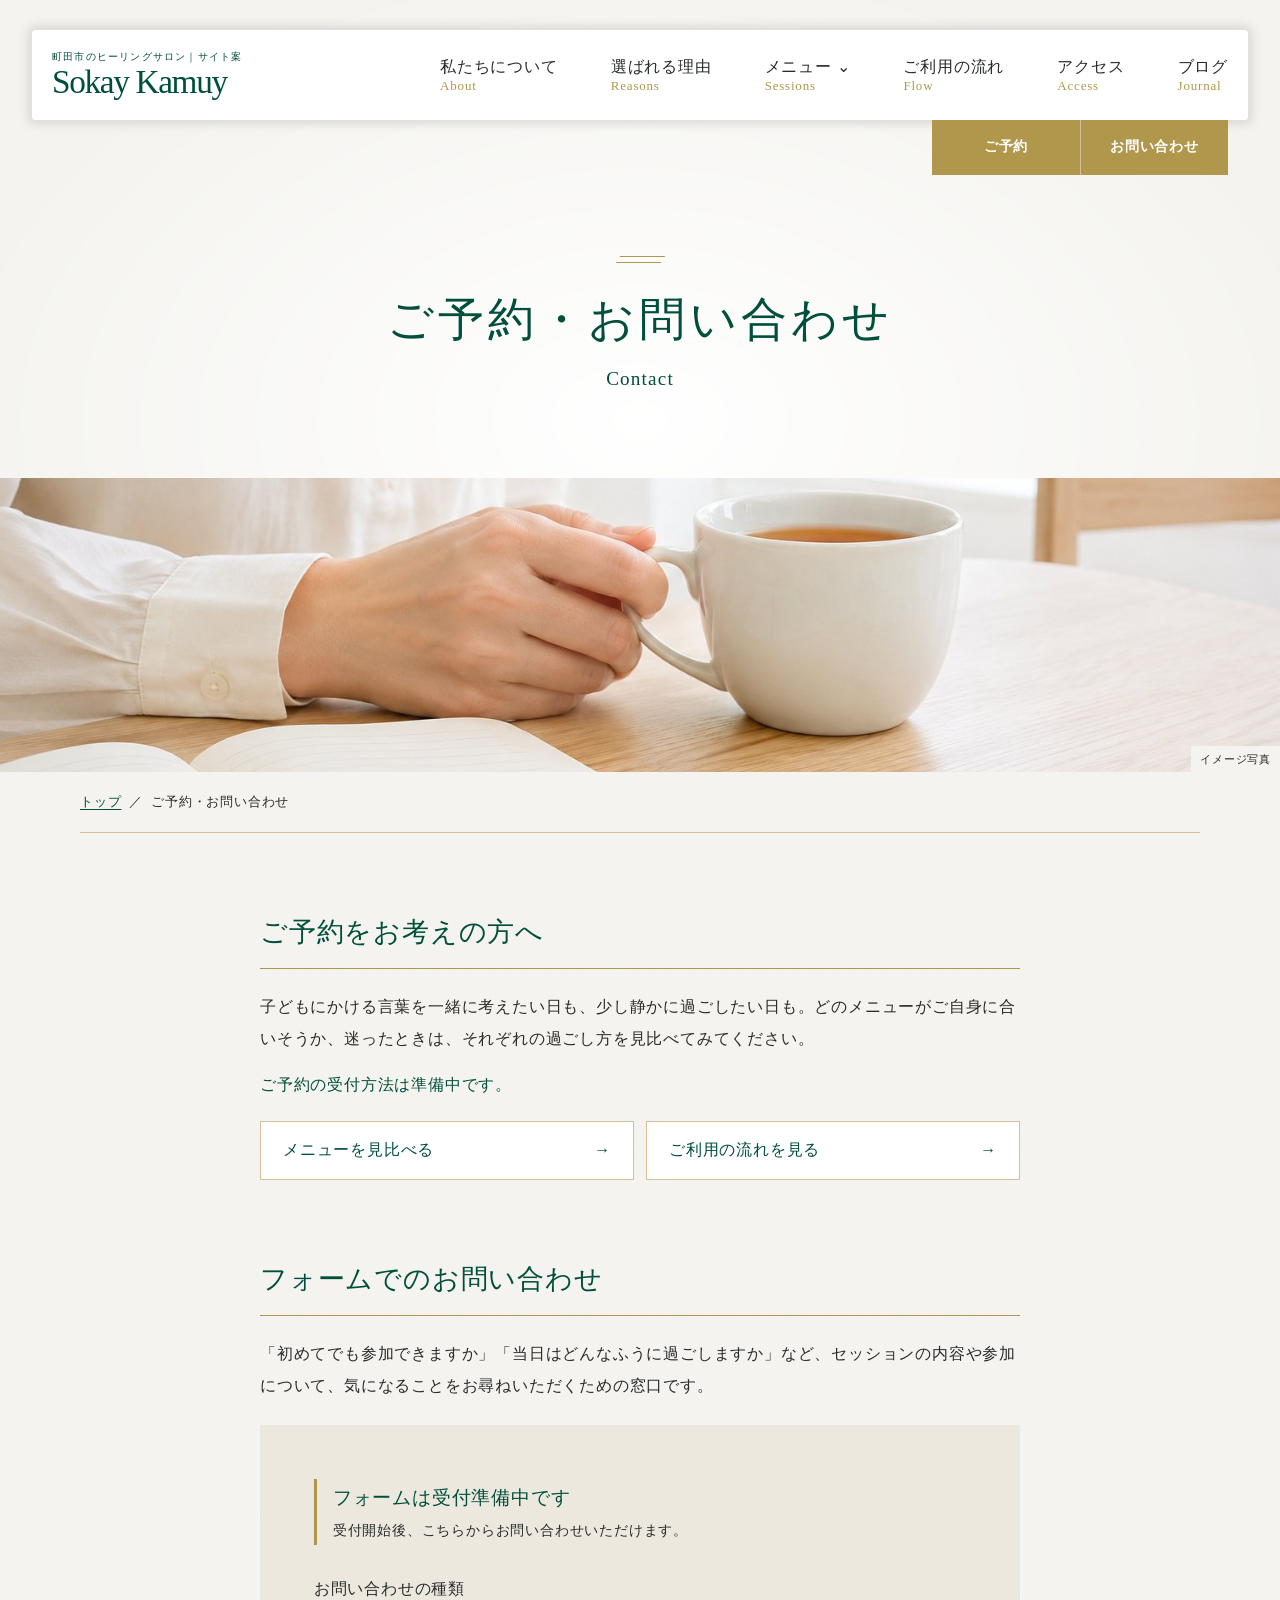
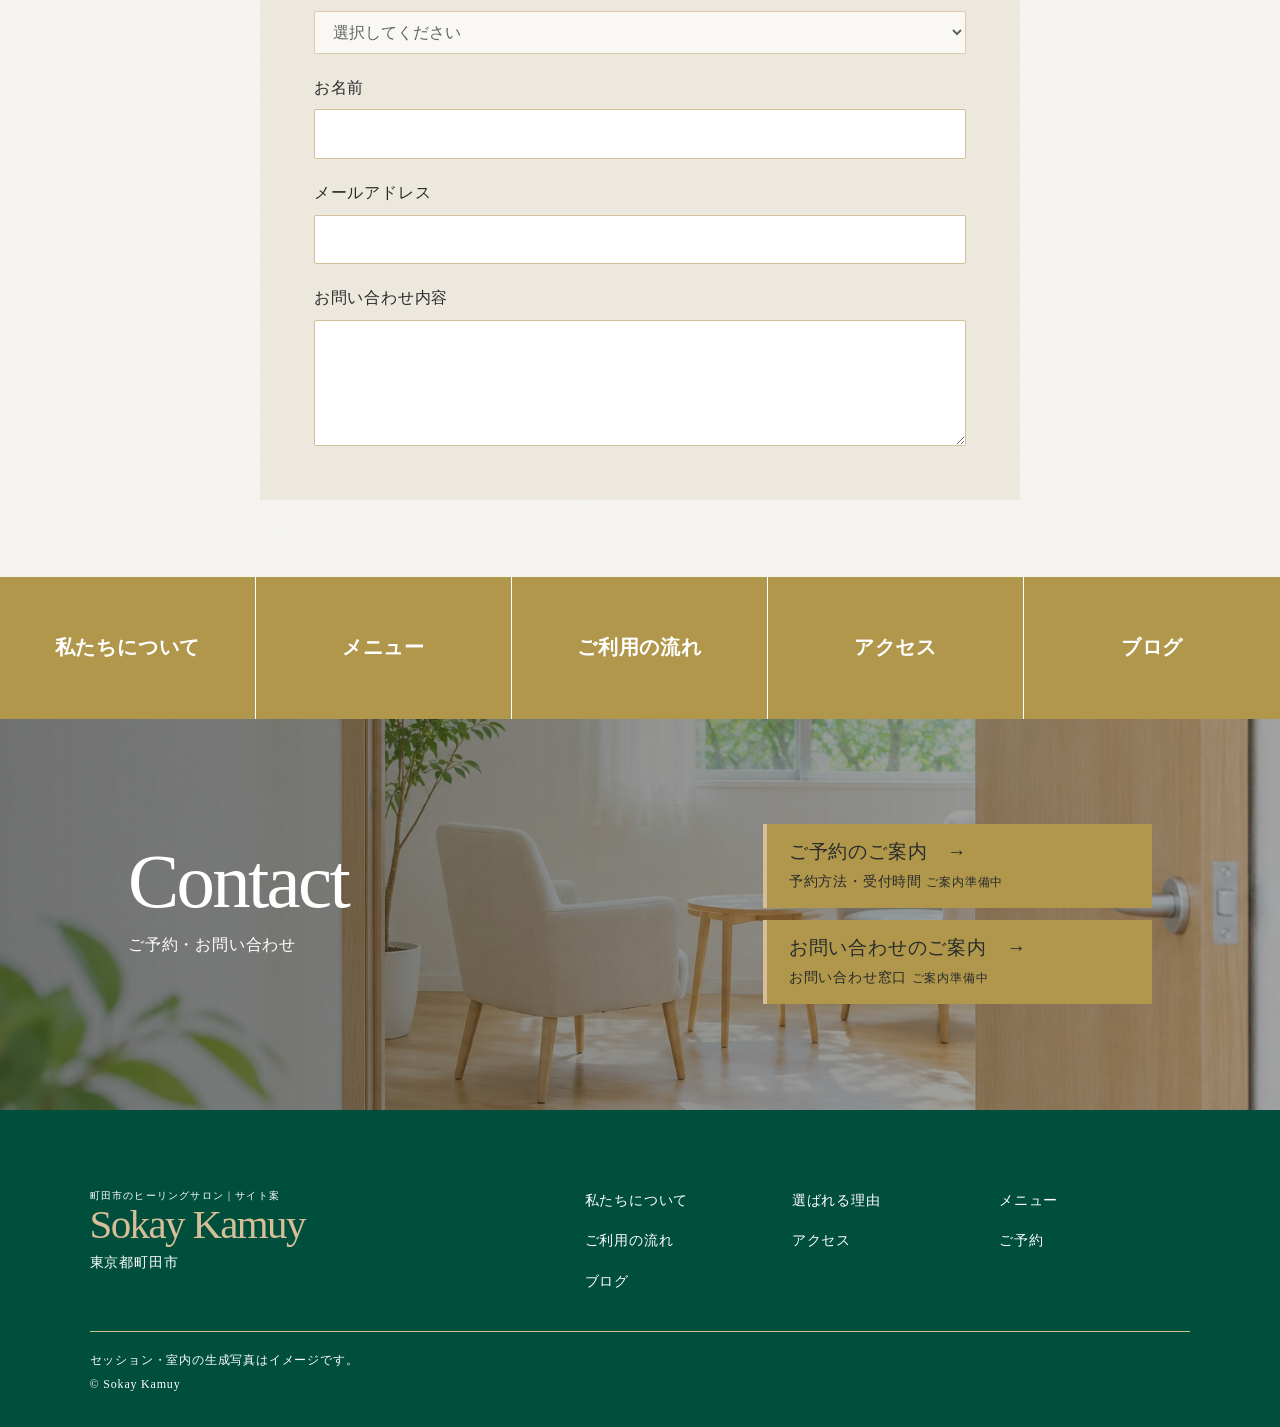
<file: contact.html>
<!DOCTYPE html>

<html lang="ja"><head><meta charset="utf-8"/><meta content="width=device-width,initial-scale=1" name="viewport"/>
<title>ご予約・お問い合わせ｜町田市のヒーリングサロン Sokay Kamuy</title>
<meta content="ヒーリングサロン Sokay Kamuyのご予約とお問い合わせのご案内。初めての方へ、メニューやご利用の流れ、受付状況をご紹介します。" name="description"/>
<meta content="noindex,nofollow" name="robots"/><link href="data:," rel="icon"/><link href="css/style.css" rel="stylesheet"/><meta content="noindex,nofollow,noarchive" name="robots"/><link href="css/contact.css" rel="stylesheet"/></head>
<body class="chapter-page chapter-contact"><a class="skip" href="#main">本文へ</a>
<header class="mast"><a class="brand" href="index.html"><small>町田市のヒーリングサロン｜サイト案</small>Sokay Kamuy</a><nav aria-label="主要メニュー" class="wide-nav"><a href="about.html">私たちについて<small>About</small></a><a href="reasons.html">選ばれる理由<small>Reasons</small></a><div class="has-sub"><a href="sessions.html">メニュー <span aria-hidden="true">⌄</span><small>Sessions</small></a><div class="sub"><a href="dna.html">DNAアクティベーション®</a><a href="reiki.html">エンソフィックレイキヒーリング</a><a href="adler.html">アドラー心理学</a><a href="reiki.html#meditation">瞑想</a></div></div><a href="flow.html">ご利用の流れ<small>Flow</small></a><a href="access.html">アクセス<small>Access</small></a><a href="blog.html">ブログ<small>Journal</small></a></nav>
<details class="mobile-nav"><summary>≡ MENU</summary><nav aria-label="スマホメニュー"><a href="about.html">私たちについて</a><a href="reasons.html">選ばれる理由</a><a href="sessions.html">メニュー</a><a href="flow.html">ご利用の流れ</a><a href="access.html">アクセス</a><a href="blog.html">ブログ</a></nav></details>
<div class="actions"><a href="contact.html#booking">ご予約</a><a href="#contact-form">お問い合わせ</a></div></header>
<div class="scroll"><main id="main"><header class="inner-opening">
<div class="inner-title"><h1>ご予約・お問い合わせ</h1><p lang="en">Contact</p></div>
<figure class="inner-cover"><img alt="窓辺のテーブルに開いたノートとカップ" src="img/visit-notes.jpg"/><figcaption>イメージ写真</figcaption></figure>
</header>
<nav aria-label="パンくずリスト" class="breadcrumbs"><a href="index.html">トップ</a><span aria-hidden="true">／</span><span aria-current="page">ご予約・お問い合わせ</span></nav>
<div class="contact-guide">
<section aria-labelledby="booking-title" id="booking">
<h2 id="booking-title">ご予約をお考えの方へ</h2>
<p>子どもにかける言葉を一緒に考えたい日も、少し静かに過ごしたい日も。どのメニューがご自身に合いそうか、迷ったときは、それぞれの過ごし方を見比べてみてください。</p>
<p class="booking-status">ご予約の受付方法は準備中です。</p>
<nav aria-label="予約前のご案内" class="contact-guides"><a href="sessions.html">メニューを見比べる<span aria-hidden="true">→</span></a><a href="flow.html">ご利用の流れを見る<span aria-hidden="true">→</span></a></nav>
</section>
<section aria-labelledby="form-title" id="contact-form">
<h2 id="form-title">フォームでのお問い合わせ</h2>
<p>「初めてでも参加できますか」「当日はどんなふうに過ごしますか」など、セッションの内容や参加について、気になることをお尋ねいただくための窓口です。</p>
<div class="inquiry-sheet">
<p class="intake-status" id="intake-status"><strong>フォームは受付準備中です</strong><span>受付開始後、こちらからお問い合わせいただけます。</span></p>
<fieldset aria-describedby="intake-status" disabled="">
<legend>お問い合わせ項目</legend>
<div class="inquiry-field"><label for="inquiry-topic">お問い合わせの種類</label><select id="inquiry-topic"><option>選択してください</option><option>メニュー・参加について</option><option>ご予約について</option><option>その他のお問い合わせ</option></select></div>
<div class="inquiry-field"><label for="inquiry-name">お名前</label><input id="inquiry-name" type="text"/></div>
<div class="inquiry-field"><label for="inquiry-email">メールアドレス</label><input id="inquiry-email" type="email"/></div>
<div class="inquiry-field"><label for="inquiry-message">お問い合わせ内容</label><textarea id="inquiry-message" rows="4"></textarea></div>
</fieldset>
</div>
</section>
</div>
</main>
<footer class="site-footer"><nav aria-label="サロンのご案内" class="foot-directory"><a href="about.html">私たちについて</a><a href="sessions.html">メニュー</a><a href="flow.html">ご利用の流れ</a><a href="access.html">アクセス</a><a href="blog.html">ブログ</a></nav><section class="contact"><div class="wrap"><div><div class="heading"><span lang="en">Contact</span><h2>ご予約・お問い合わせ</h2></div></div><div class="contact-options"><div><h3 id="reservation"><a href="contact.html#booking">ご予約のご案内　→</a></h3><p>予約方法・受付時間 <small>ご案内準備中</small></p></div><div><h3 id="inquiry"><a href="#contact-form">お問い合わせのご案内　→</a></h3><p>お問い合わせ窓口 <small>ご案内準備中</small></p></div></div></div></section><div class="foot-base"><div><a class="brand" href="index.html"><small>町田市のヒーリングサロン｜サイト案</small>Sokay Kamuy</a><p>東京都町田市</p></div><nav aria-label="フッター"><a href="about.html">私たちについて</a><a href="reasons.html">選ばれる理由</a><a href="sessions.html">メニュー</a><a href="flow.html">ご利用の流れ</a><a href="access.html">アクセス</a><a href="contact.html#booking">ご予約</a><a href="blog.html">ブログ</a></nav><small>セッション・室内の生成写真はイメージです。<br/>© Sokay Kamuy</small></div></footer></div>
<nav aria-label="お問い合わせ窓口" class="dock"><a href="contact.html#booking">ご予約</a><a href="#contact-form">お問い合わせ</a></nav>
<script>const menu=document.querySelector('.mobile-nav');menu.addEventListener('click',e=>{if(e.target.closest('a'))menu.open=false});document.addEventListener('keydown',e=>{if(e.key==='Escape'&&menu.open){menu.open=false;menu.querySelector('summary').focus()}});document.addEventListener('pointerdown',e=>{if(menu.open&&!menu.contains(e.target))menu.open=false});
if ("IntersectionObserver" in window && !matchMedia("(prefers-reduced-motion: reduce)").matches) {
  const observer = new IntersectionObserver(entries => {
    for (const entry of entries) if (entry.isIntersecting) {
      entry.target.classList.add("is-visible");
      observer.unobserve(entry.target);
    }
  });
  document.querySelectorAll(".visit-row,.journal-card").forEach(item => observer.observe(item));
}
</script></body></html>
</file>
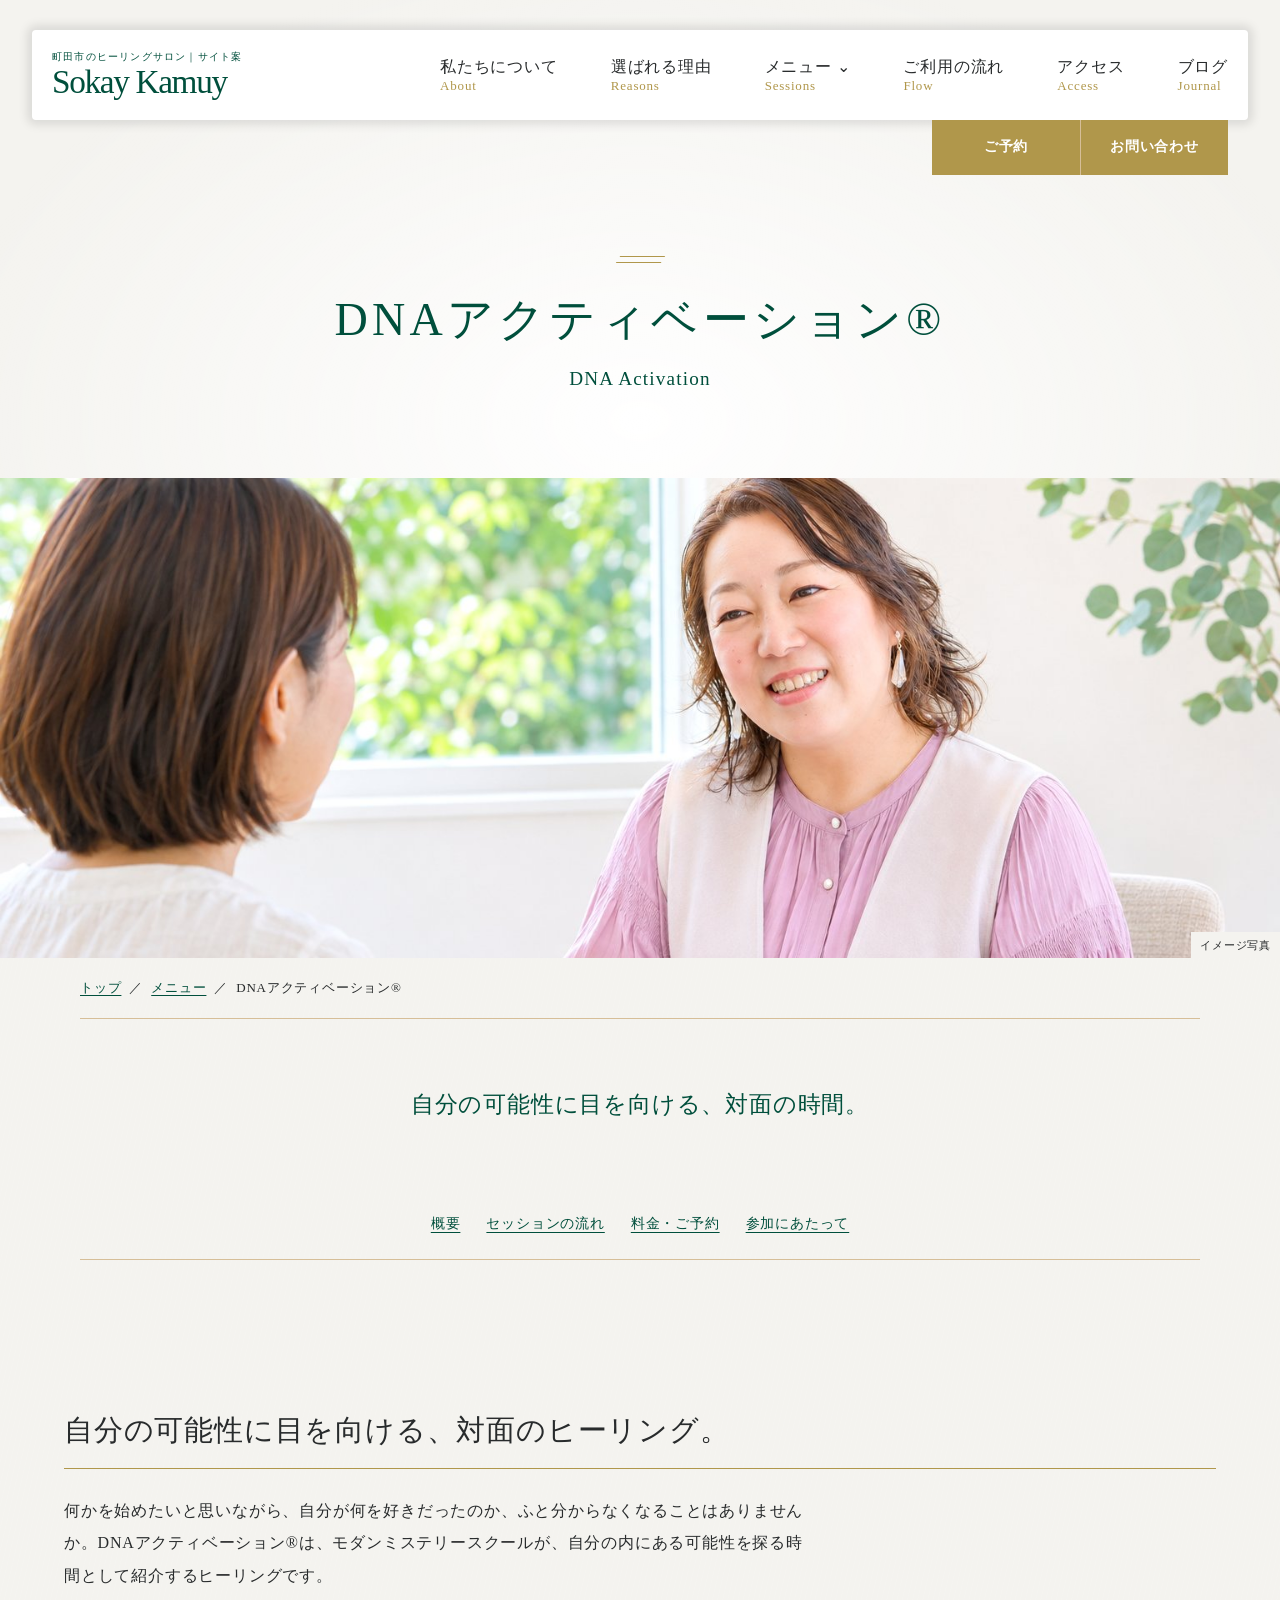
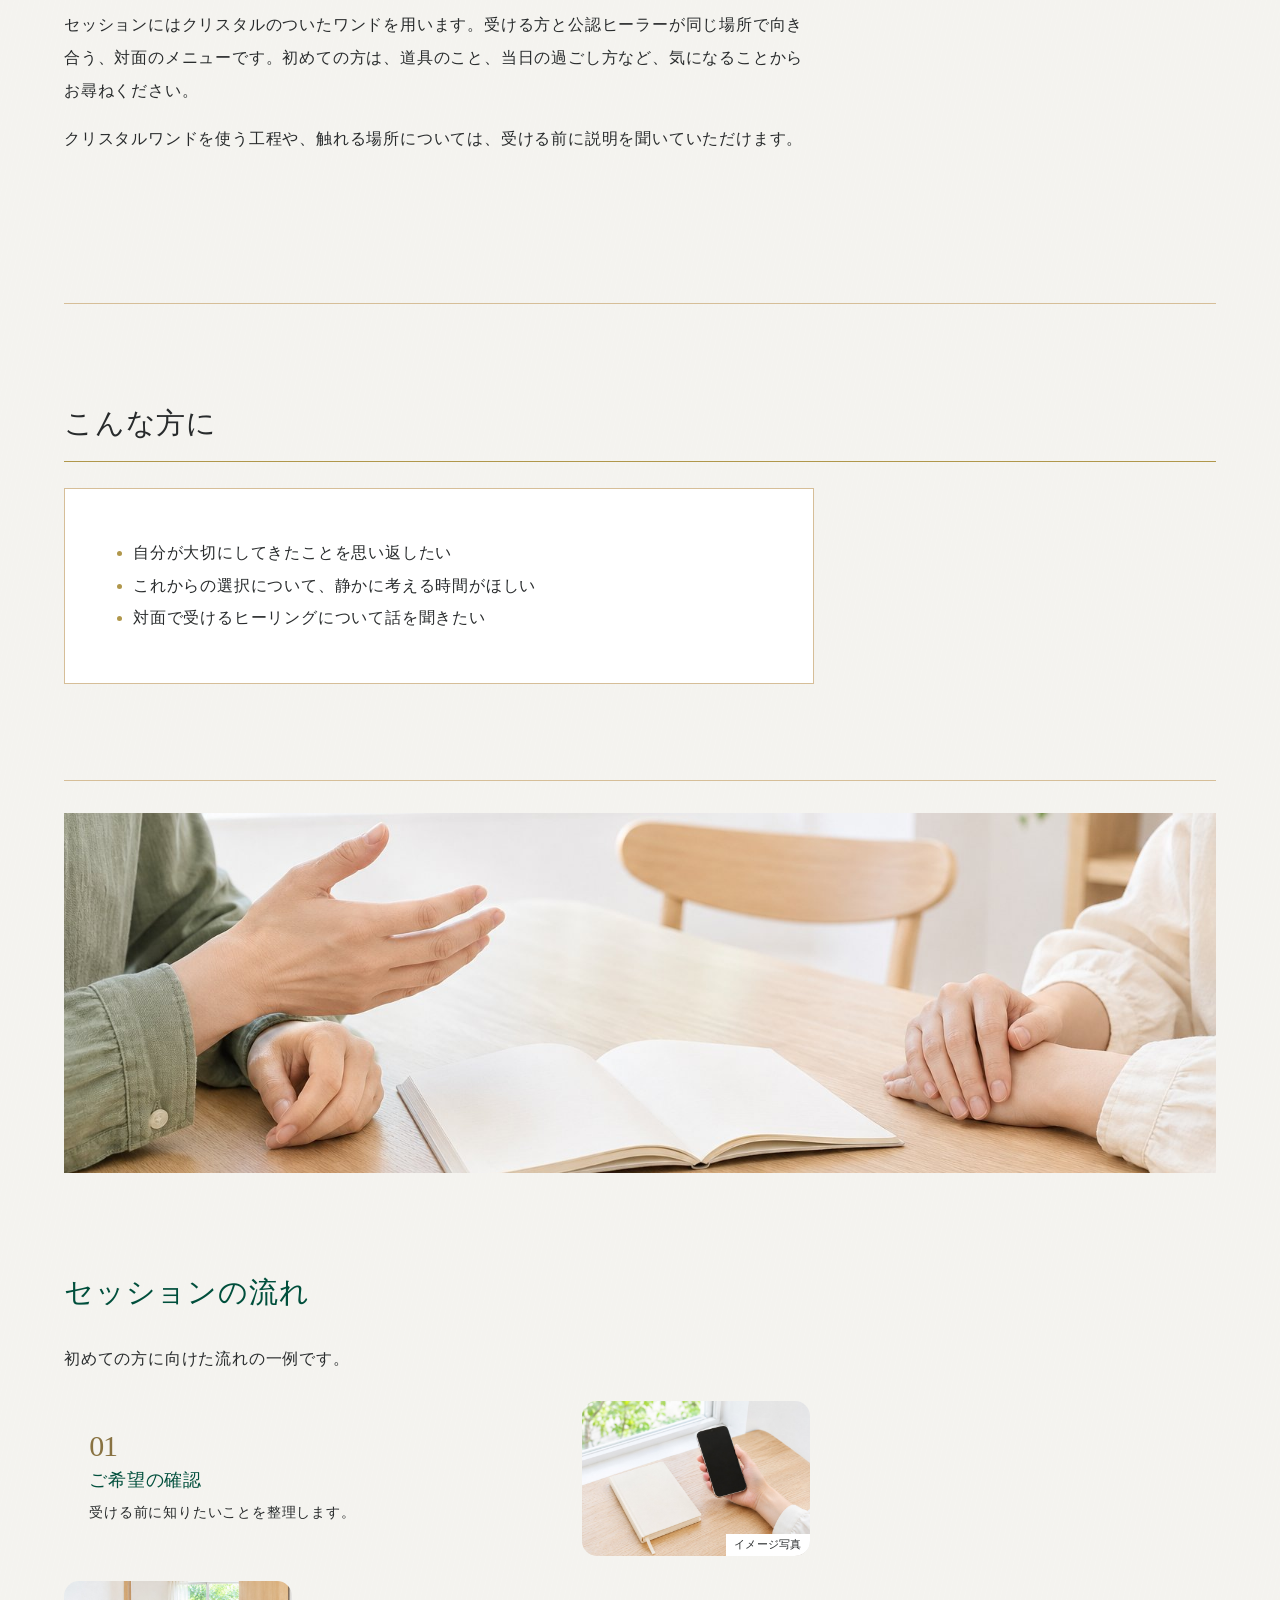
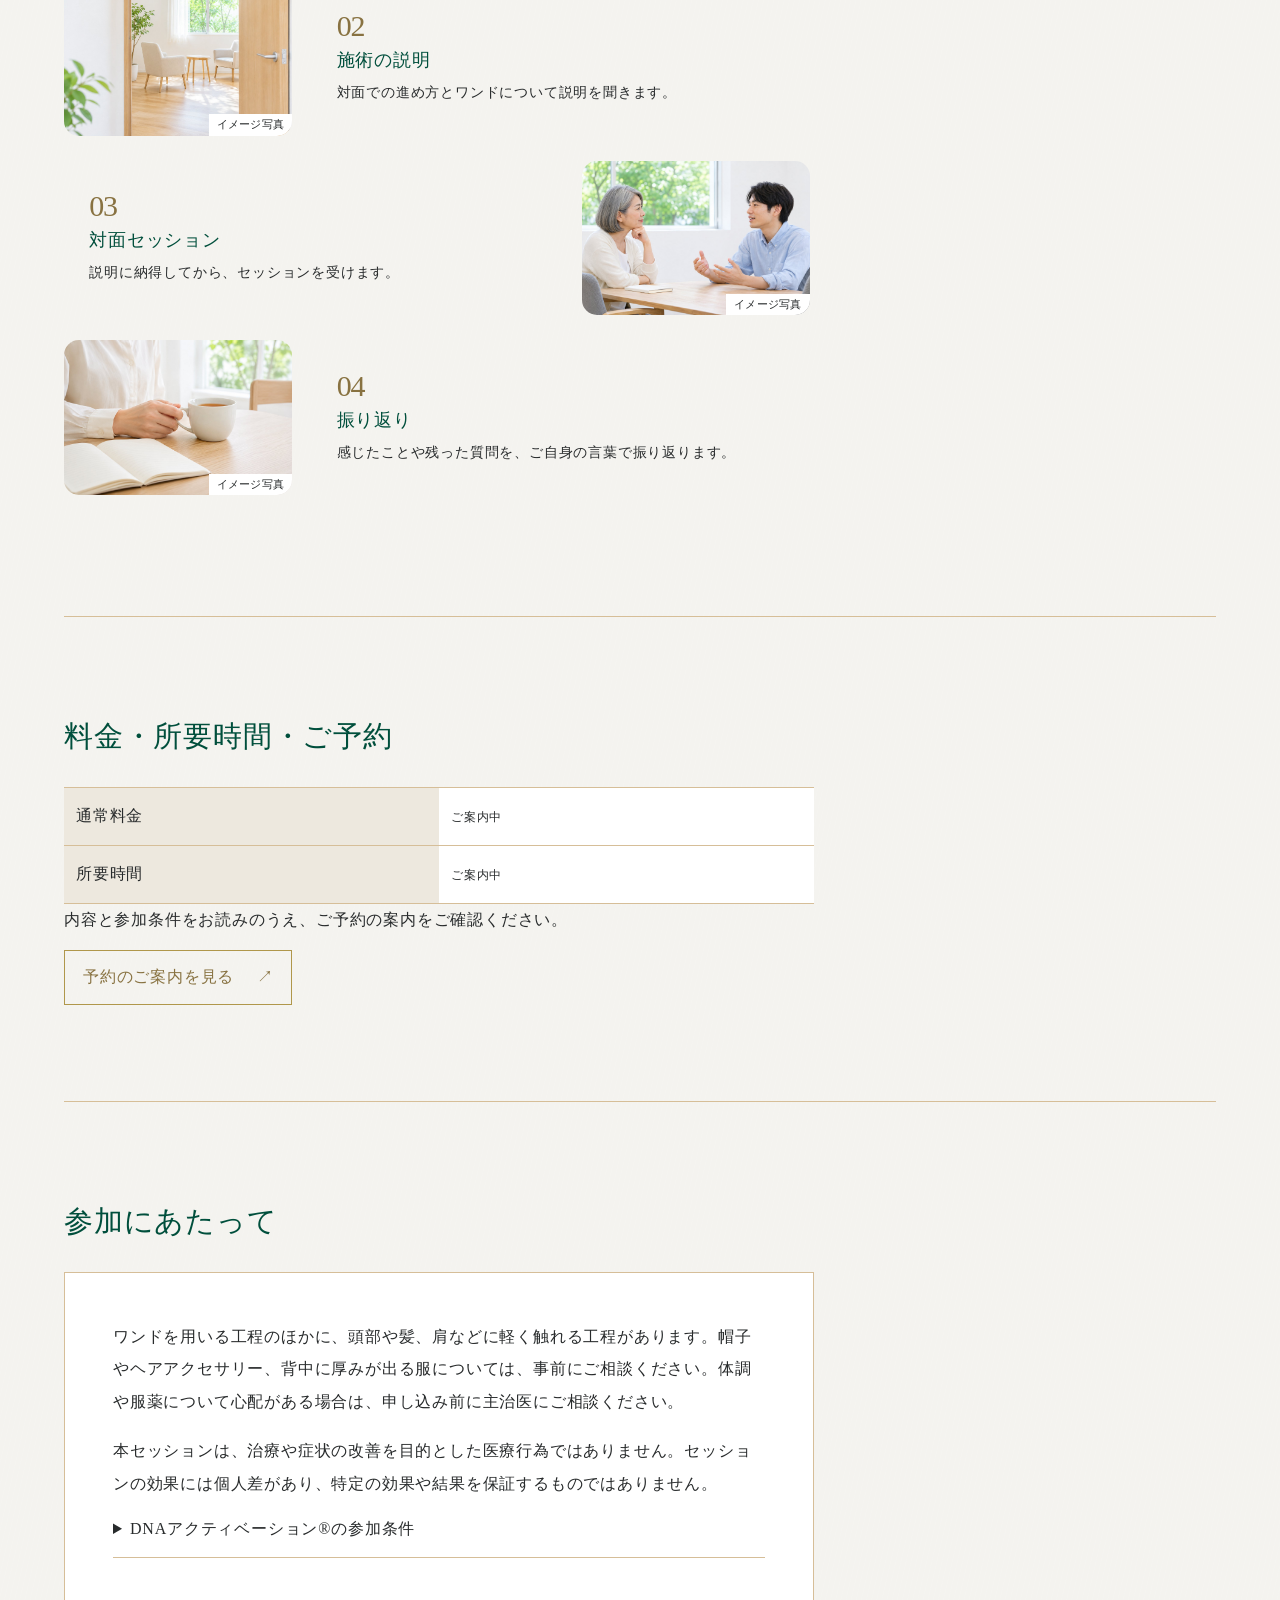
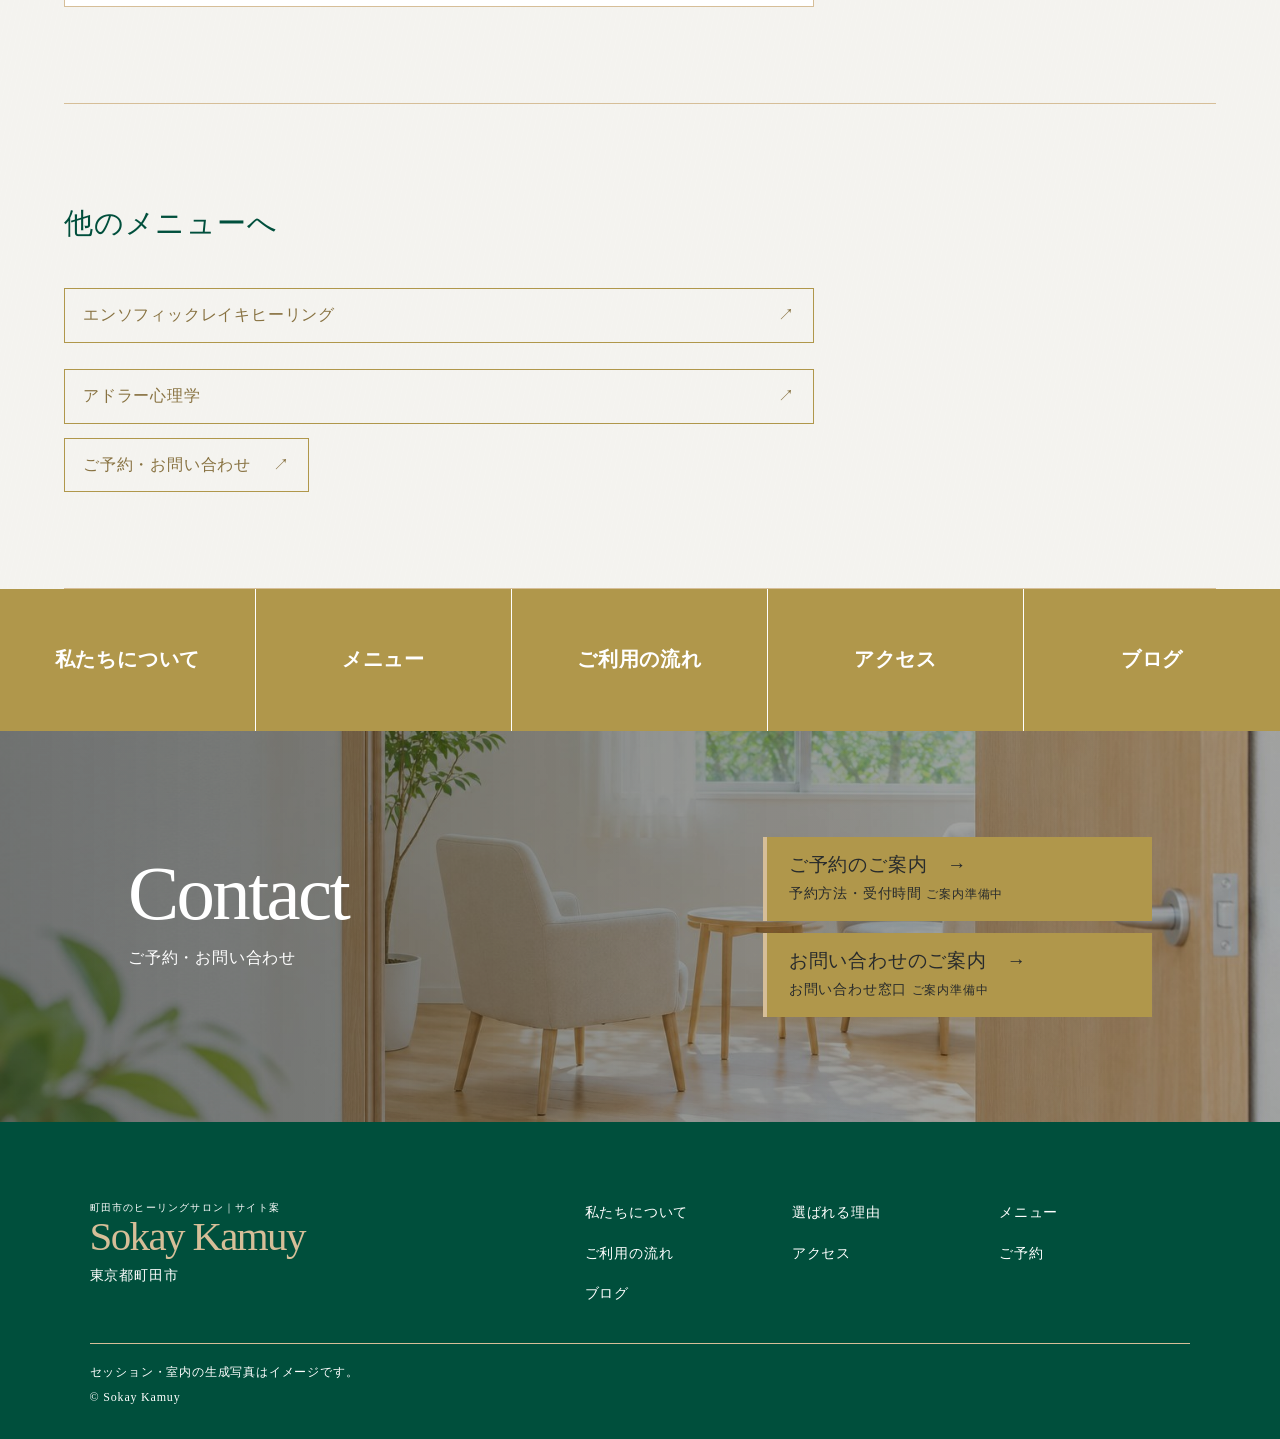
<file: dna.html>
<!DOCTYPE html>

<html lang="ja"><head><meta charset="utf-8"/><meta content="width=device-width,initial-scale=1" name="viewport"/>
<title>町田市のヒーリングサロン Sokay Kamuy｜DNAアクティベーション®</title>
<meta content="東京都町田市のヒーリングサロン Sokay Kamuy。心・からだ・子育てに向き合う方へ、DNAアクティベーション®をご紹介します。" name="description"/>
<meta content="noindex,nofollow" name="robots"/><link href="data:," rel="icon"/><link href="css/style.css" rel="stylesheet"/><meta content="noindex,nofollow,noarchive" name="robots"/></head>
<body class="detail"><a class="skip" href="#main">本文へ</a>
<header class="mast"><a class="brand" href="index.html"><small>町田市のヒーリングサロン｜サイト案</small>Sokay Kamuy</a><nav aria-label="主要メニュー" class="wide-nav"><a href="about.html">私たちについて<small>About</small></a><a href="reasons.html">選ばれる理由<small>Reasons</small></a><div class="has-sub"><a href="sessions.html">メニュー <span aria-hidden="true">⌄</span><small>Sessions</small></a><div class="sub"><a aria-current="page" href="dna.html">DNAアクティベーション®</a><a href="reiki.html">エンソフィックレイキヒーリング</a><a href="adler.html">アドラー心理学</a><a href="reiki.html#meditation">瞑想</a></div></div><a href="flow.html">ご利用の流れ<small>Flow</small></a><a href="access.html">アクセス<small>Access</small></a><a href="blog.html">ブログ<small>Journal</small></a></nav>
<details class="mobile-nav"><summary>≡ MENU</summary><nav aria-label="スマホメニュー"><a href="about.html">私たちについて</a><a href="reasons.html">選ばれる理由</a><a href="sessions.html">メニュー</a><a href="flow.html">ご利用の流れ</a><a href="access.html">アクセス</a><a href="blog.html">ブログ</a></nav></details>
<div class="actions"><a href="contact.html#booking">ご予約</a><a href="contact.html">お問い合わせ</a></div></header>
<div class="scroll"><main id="main"><header class="inner-opening"><div class="inner-title"><h1><span class="menu-term">DNA</span><wbr/><span class="menu-term">アクティベーション®</span></h1><p lang="en">DNA Activation</p></div><figure class="inner-cover"><img alt="椅子に座り静かに向き合う二人のイメージ" src="img/dna-dialogue.jpg"/><figcaption>イメージ写真</figcaption></figure></header><nav aria-label="パンくずリスト" class="breadcrumbs"><a href="index.html">トップ</a><span aria-hidden="true">／</span><a href="sessions.html">メニュー</a><span aria-hidden="true">／</span><span aria-current="page">DNAアクティベーション®</span></nav><p class="inner-intro">自分の可能性に目を向ける、対面の時間。</p><nav aria-label="このページの内容" class="chapter-jumps"><a href="#overview">概要</a><a href="#process">セッションの流れ</a><a href="#fees">料金・ご予約</a><a href="#participation">参加にあたって</a></nav><section class="detail-section wrap s1" id="overview"><h2>自分の可能性に目を向ける、対面のヒーリング。</h2><div class="copy"><p>何かを始めたいと思いながら、自分が何を好きだったのか、ふと分からなくなることはありませんか。DNAアクティベーション®は、モダンミステリースクールが、自分の内にある可能性を探る時間として紹介するヒーリングです。</p>
<p>セッションにはクリスタルのついたワンドを用います。受ける方と公認ヒーラーが同じ場所で向き合う、対面のメニューです。初めての方は、道具のこと、当日の過ごし方など、気になることからお尋ねください。</p>
<p>クリスタルワンドを使う工程や、触れる場所については、受ける前に説明を聞いていただけます。</p></div></section><section class="detail-section wrap s2"><h2>こんな方に</h2><div class="copy"><ul class="ruled"><li>自分が大切にしてきたことを思い返したい</li>
<li>これからの選択について、静かに考える時間がほしい</li>
<li>対面で受けるヒーリングについて話を聞きたい</li>
</ul>
</div></section><figure class="detail-photo wrap"><img alt="対面で説明を聞く手元のイメージ写真" loading="lazy" src="img/discuss-notes.jpg"/></figure><section class="detail-section wrap s3" id="process"><h2>セッションの流れ</h2><div class="copy"><p>初めての方に向けた流れの一例です。</p>
<div class="compact-visits"><ol class="visit-list"><li class="visit-row"><div class="visit-copy"><span aria-hidden="true" class="visit-number">01</span><h3>ご希望の確認</h3><p>受ける前に知りたいことを整理します。</p></div><div class="visit-photo"><img alt="手帳とスマートフォンを手に取る様子" loading="lazy" src="img/visit-planner.jpg"/></div></li><li class="visit-row"><div class="visit-copy"><span aria-hidden="true" class="visit-number">02</span><h3>施術の説明</h3><p>対面での進め方とワンドについて説明を聞きます。</p></div><div class="visit-photo"><img alt="窓から光が入る相談室の入口" loading="lazy" src="img/contact-band.jpg"/></div></li><li class="visit-row"><div class="visit-copy"><span aria-hidden="true" class="visit-number">03</span><h3>対面セッション</h3><p>説明に納得してから、セッションを受けます。</p></div><div class="visit-photo"><img alt="明るい相談室で机をはさみ、表情を見ながら話す二人のイメージ写真" loading="lazy" src="img/visit-session.jpg"/></div></li><li class="visit-row"><div class="visit-copy"><span aria-hidden="true" class="visit-number">04</span><h3>振り返り</h3><p>感じたことや残った質問を、ご自身の言葉で振り返ります。</p></div><div class="visit-photo"><img alt="カップを手に、開いた手帳に向かう場面" loading="lazy" src="img/visit-notes.jpg"/></div></li></ol></div>
</div></section><section class="detail-section wrap s4" id="fees"><h2>料金・所要時間・ご予約</h2><div class="copy"><dl class="rates"><dt>通常料金</dt><dd><small>ご案内中</small></dd><dt>所要時間</dt><dd><small>ご案内中</small></dd></dl><p>内容と参加条件をお読みのうえ、ご予約の案内をご確認ください。</p>
<a class="btn" href="contact.html#booking">予約のご案内を見る<span aria-hidden="true">↗</span></a></div></section><section class="detail-section wrap s5" id="participation"><h2>参加にあたって</h2><div class="copy"><p>ワンドを用いる工程のほかに、頭部や髪、肩などに軽く触れる工程があります。帽子やヘアアクセサリー、背中に厚みが出る服については、事前にご相談ください。体調や服薬について心配がある場合は、申し込み前に主治医にご相談ください。</p>
<p>本セッションは、治療や症状の改善を目的とした医療行為ではありません。セッションの効果には個人差があり、特定の効果や結果を保証するものではありません。</p>
<details><summary>DNAアクティベーション®の参加条件</summary><p>対面のみで、遠隔・オンラインではお受けいただけません。施術はMMS認定の公認ヒーラーに限られます。16歳未満の方はお受けいただけません。16歳以上の未成年の方には保護者の同意書が必要です。</p>
<p>DNAアクティベーション®はモダンミステリースクールの登録商標です。</p>
</details>
</div></section><section class="detail-section wrap s6"><h2>他のメニューへ</h2><div class="copy"><div class="related"><a class="btn" href="reiki.html">エンソフィックレイキヒーリング<span aria-hidden="true">↗</span></a><a class="btn" href="adler.html">アドラー心理学<span aria-hidden="true">↗</span></a></div>
<a class="btn" href="contact.html">ご予約・お問い合わせ<span aria-hidden="true">↗</span></a>
</div></section></main>
<footer class="site-footer"><nav aria-label="サロンのご案内" class="foot-directory"><a href="about.html">私たちについて</a><a href="sessions.html">メニュー</a><a href="flow.html">ご利用の流れ</a><a href="access.html">アクセス</a><a href="blog.html">ブログ</a></nav><section class="contact"><div class="wrap"><div><div class="heading"><span lang="en">Contact</span><h2>ご予約・お問い合わせ</h2></div></div><div class="contact-options"><div><h3 id="reservation"><a href="contact.html#booking">ご予約のご案内　→</a></h3><p>予約方法・受付時間 <small>ご案内準備中</small></p></div><div><h3 id="inquiry"><a href="contact.html">お問い合わせのご案内　→</a></h3><p>お問い合わせ窓口 <small>ご案内準備中</small></p></div></div></div></section><div class="foot-base"><div><a class="brand" href="index.html"><small>町田市のヒーリングサロン｜サイト案</small>Sokay Kamuy</a><p>東京都町田市</p></div><nav aria-label="フッター"><a href="about.html">私たちについて</a><a href="reasons.html">選ばれる理由</a><a href="sessions.html">メニュー</a><a href="flow.html">ご利用の流れ</a><a href="access.html">アクセス</a><a href="contact.html#booking">ご予約</a><a href="blog.html">ブログ</a></nav><small>セッション・室内の生成写真はイメージです。<br/>© Sokay Kamuy</small></div></footer></div>
<nav aria-label="お問い合わせ窓口" class="dock"><a href="contact.html#booking">ご予約</a><a href="contact.html">お問い合わせ</a></nav>
<script>const menu=document.querySelector('.mobile-nav');menu.addEventListener('click',e=>{if(e.target.closest('a'))menu.open=false});document.addEventListener('keydown',e=>{if(e.key==='Escape'&&menu.open){menu.open=false;menu.querySelector('summary').focus()}});document.addEventListener('pointerdown',e=>{if(menu.open&&!menu.contains(e.target))menu.open=false});
if ("IntersectionObserver" in window && !matchMedia("(prefers-reduced-motion: reduce)").matches) {
  const observer = new IntersectionObserver(entries => {
    for (const entry of entries) if (entry.isIntersecting) {
      entry.target.classList.add("is-visible");
      observer.unobserve(entry.target);
    }
  });
  document.querySelectorAll(".visit-row,.journal-card").forEach(item => observer.observe(item));
}
</script></body></html>
</file>
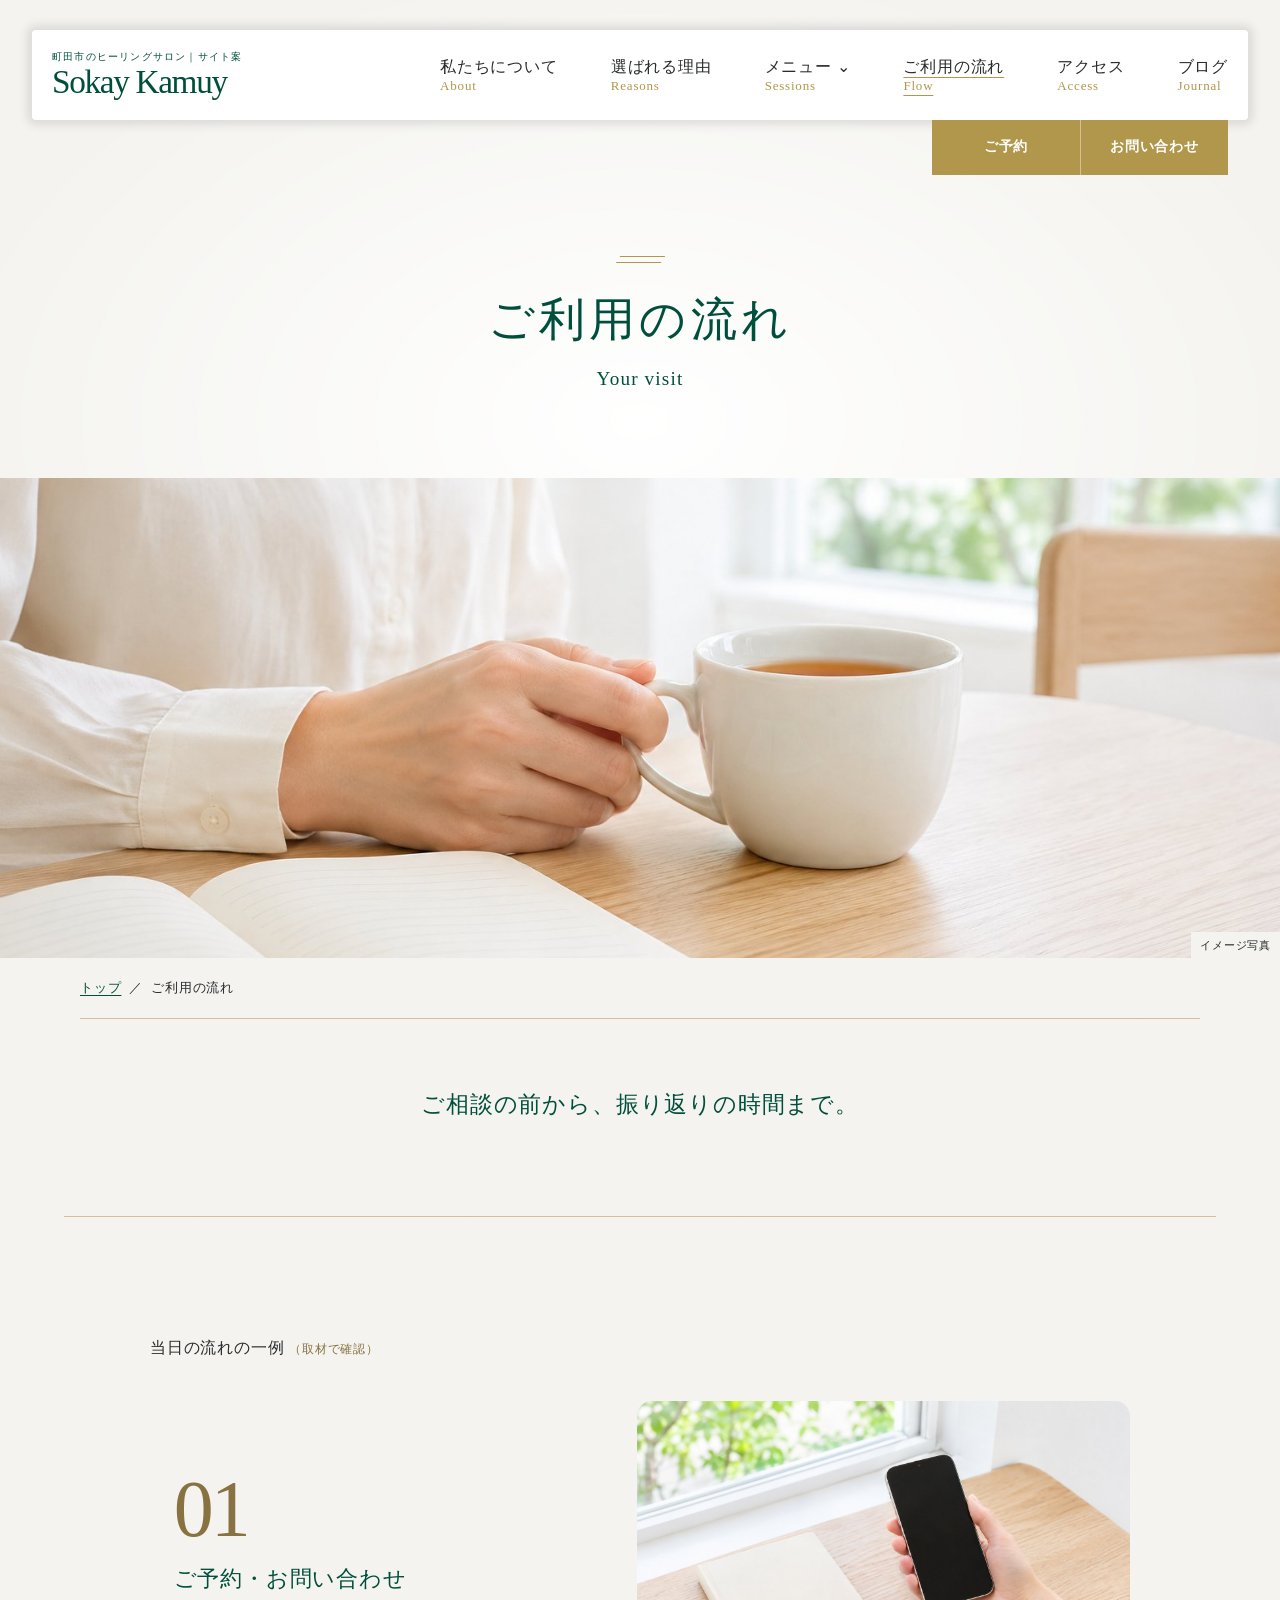
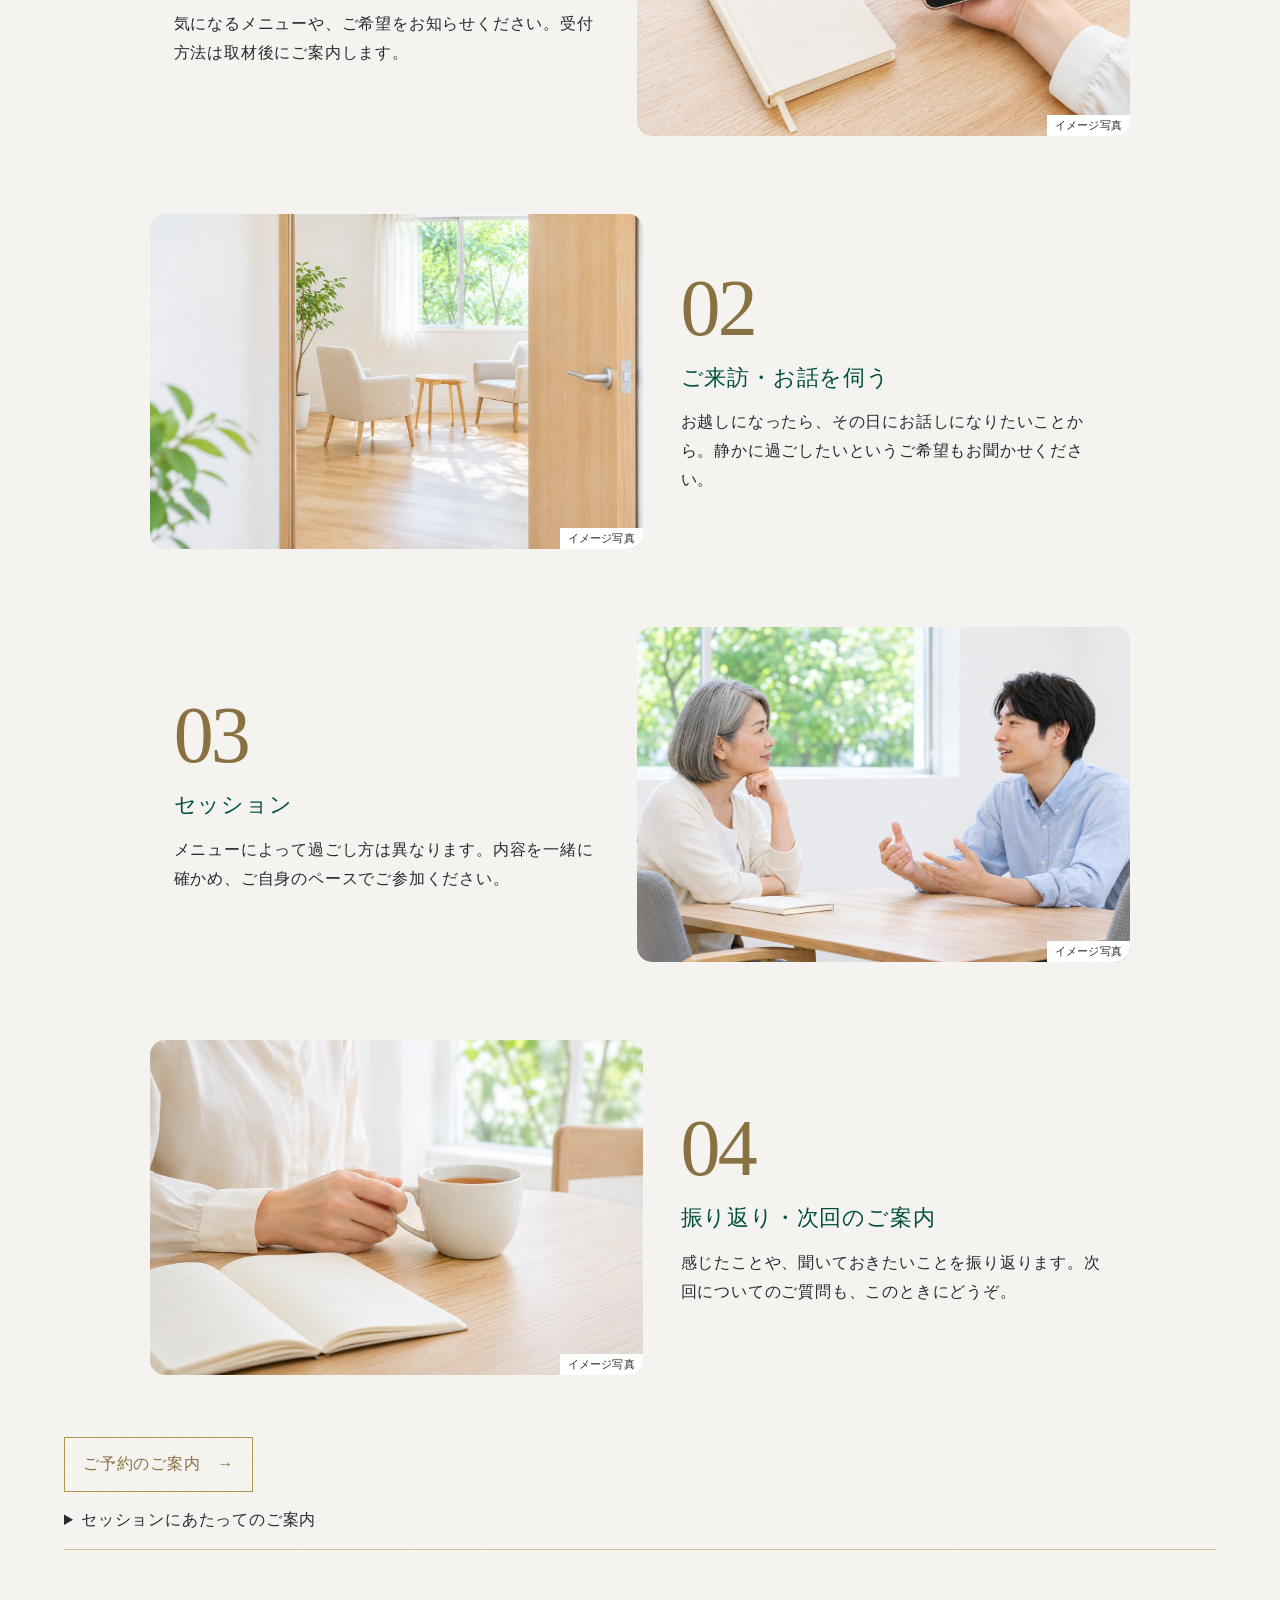
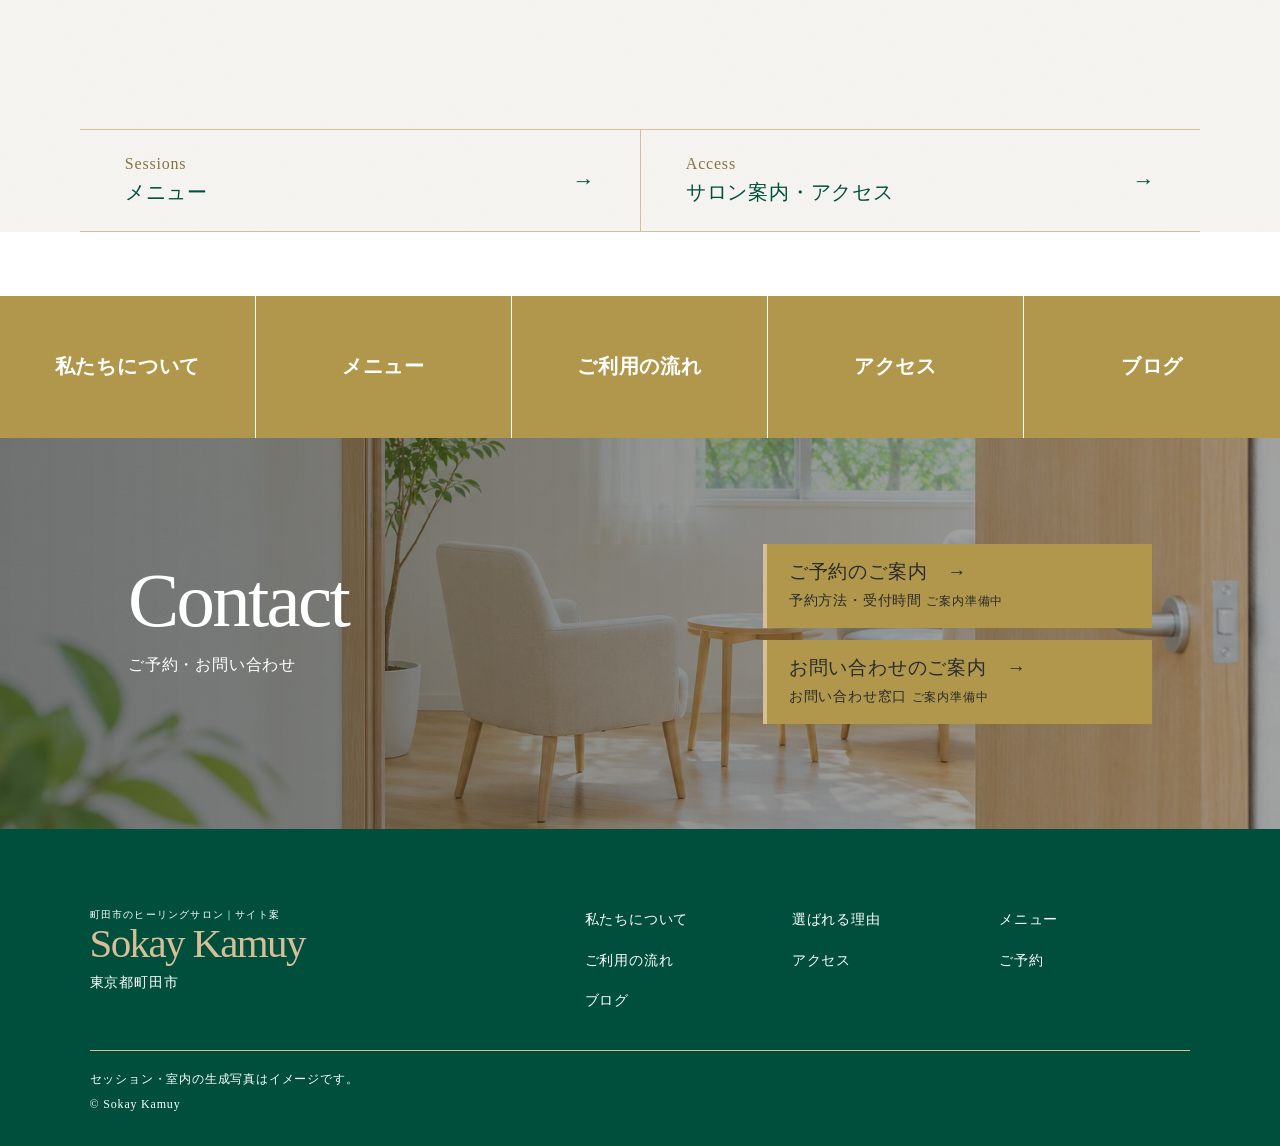
<file: flow.html>
<!DOCTYPE html>

<html lang="ja"><head><meta charset="utf-8"/><meta content="width=device-width,initial-scale=1" name="viewport"/>
<title>町田市のヒーリングサロン Sokay Kamuy｜ご利用の流れ</title>
<meta content="東京都町田市のヒーリングサロン Sokay Kamuyのご利用の流れ。心やからだ、子育てに向き合う方に向けてご案内します。" name="description"/>
<meta content="noindex,nofollow" name="robots"/><link href="data:," rel="icon"/><link href="css/style.css" rel="stylesheet"/><meta content="noindex,nofollow,noarchive" name="robots"/></head>
<body class="chapter-page chapter-flow"><a class="skip" href="#main">本文へ</a>
<header class="mast"><a class="brand" href="index.html"><small>町田市のヒーリングサロン｜サイト案</small>Sokay Kamuy</a><nav aria-label="主要メニュー" class="wide-nav"><a href="about.html">私たちについて<small>About</small></a><a href="reasons.html">選ばれる理由<small>Reasons</small></a><div class="has-sub"><a href="sessions.html">メニュー <span aria-hidden="true">⌄</span><small>Sessions</small></a><div class="sub"><a href="dna.html">DNAアクティベーション®</a><a href="reiki.html">エンソフィックレイキヒーリング</a><a href="adler.html">アドラー心理学</a><a href="reiki.html#meditation">瞑想</a></div></div><a aria-current="page" href="flow.html">ご利用の流れ<small>Flow</small></a><a href="access.html">アクセス<small>Access</small></a><a href="blog.html">ブログ<small>Journal</small></a></nav>
<details class="mobile-nav"><summary>≡ MENU</summary><nav aria-label="スマホメニュー"><a href="about.html">私たちについて</a><a href="reasons.html">選ばれる理由</a><a href="sessions.html">メニュー</a><a aria-current="page" href="flow.html">ご利用の流れ</a><a href="access.html">アクセス</a><a href="blog.html">ブログ</a></nav></details>
<div class="actions"><a href="contact.html#booking">ご予約</a><a href="contact.html">お問い合わせ</a></div></header>
<div class="scroll"><main id="main"><header class="inner-opening"><div class="inner-title"><h1>ご利用の流れ</h1><p lang="en">Your visit</p></div><figure class="inner-cover"><img alt="窓辺のテーブルにカップと手帳を置いたイメージ" src="img/visit-notes.jpg"/><figcaption>イメージ写真</figcaption></figure></header><nav aria-label="パンくずリスト" class="breadcrumbs"><a href="index.html">トップ</a><span aria-hidden="true">／</span><span aria-current="page">ご利用の流れ</span></nav><p class="inner-intro">ご相談の前から、<br/>振り返りの時間まで。</p><section class="wrap flow" id="flow"><p class="visit-note">当日の流れの一例 <small>（取材で確認）</small></p><ol class="visit-list"><li class="visit-row"><div class="visit-copy"><span aria-hidden="true" class="visit-number">01</span><h3>ご予約・お問い合わせ</h3><p>気になるメニューや、ご希望をお知らせください。受付方法は取材後にご案内します。</p></div><div class="visit-photo"><img alt="手帳とスマートフォンを手に取る様子" loading="lazy" src="img/visit-planner.jpg"/></div></li><li class="visit-row"><div class="visit-copy"><span aria-hidden="true" class="visit-number">02</span><h3>ご来訪・お話を伺う</h3><p>お越しになったら、その日にお話しになりたいことから。静かに過ごしたいというご希望もお聞かせください。</p></div><div class="visit-photo"><img alt="窓から光が入る相談室の入口" loading="lazy" src="img/contact-band.jpg"/></div></li><li class="visit-row"><div class="visit-copy"><span aria-hidden="true" class="visit-number">03</span><h3>セッション</h3><p>メニューによって過ごし方は異なります。内容を一緒に確かめ、ご自身のペースでご参加ください。</p></div><div class="visit-photo"><img alt="明るい相談室で机をはさみ、表情を見ながら話す二人のイメージ写真" loading="lazy" src="img/visit-session.jpg"/></div></li><li class="visit-row"><div class="visit-copy"><span aria-hidden="true" class="visit-number">04</span><h3>振り返り・次回のご案内</h3><p>感じたことや、聞いておきたいことを振り返ります。次回についてのご質問も、このときにどうぞ。</p></div><div class="visit-photo"><img alt="カップを手に、開いた手帳に向かう場面" loading="lazy" src="img/visit-notes.jpg"/></div></li></ol><a class="button" href="contact.html#booking">ご予約のご案内　→</a>
<details class="notes"><summary>セッションにあたってのご案内</summary><p>本セッションは、治療や症状の改善を目的とした医療行為ではありません。セッションの効果には個人差があり、特定の効果や結果を保証するものではありません。</p><details><summary>DNAアクティベーション®の参加条件</summary><p>対面のみで、遠隔・オンラインではお受けいただけません。施術はMMS認定の公認ヒーラーに限られます。16歳未満の方はお受けいただけません。16歳以上の未成年の方には保護者の同意書が必要です。</p>
<p>DNAアクティベーション®はモダンミステリースクールの登録商標です。</p>
</details></details></section><nav aria-label="関連ページ" class="page-next"><a href="sessions.html"><small lang="en">Sessions</small><span>メニュー</span><i aria-hidden="true">→</i></a><a href="access.html"><small lang="en">Access</small><span>サロン案内・アクセス</span><i aria-hidden="true">→</i></a></nav></main>
<footer class="site-footer"><nav aria-label="サロンのご案内" class="foot-directory"><a href="about.html">私たちについて</a><a href="sessions.html">メニュー</a><a href="flow.html">ご利用の流れ</a><a href="access.html">アクセス</a><a href="blog.html">ブログ</a></nav><section class="contact"><div class="wrap"><div><div class="heading"><span lang="en">Contact</span><h2>ご予約・お問い合わせ</h2></div></div><div class="contact-options"><div><h3 id="reservation"><a href="contact.html#booking">ご予約のご案内　→</a></h3><p>予約方法・受付時間 <small>ご案内準備中</small></p></div><div><h3 id="inquiry"><a href="contact.html">お問い合わせのご案内　→</a></h3><p>お問い合わせ窓口 <small>ご案内準備中</small></p></div></div></div></section><div class="foot-base"><div><a class="brand" href="index.html"><small>町田市のヒーリングサロン｜サイト案</small>Sokay Kamuy</a><p>東京都町田市</p></div><nav aria-label="フッター"><a href="about.html">私たちについて</a><a href="reasons.html">選ばれる理由</a><a href="sessions.html">メニュー</a><a aria-current="page" href="flow.html">ご利用の流れ</a><a href="access.html">アクセス</a><a href="contact.html#booking">ご予約</a><a href="blog.html">ブログ</a></nav><small>セッション・室内の生成写真はイメージです。<br/>© Sokay Kamuy</small></div></footer></div>
<nav aria-label="お問い合わせ窓口" class="dock"><a href="contact.html#booking">ご予約</a><a href="contact.html">お問い合わせ</a></nav>
<script>const menu=document.querySelector('.mobile-nav');menu.addEventListener('click',e=>{if(e.target.closest('a'))menu.open=false});document.addEventListener('keydown',e=>{if(e.key==='Escape'&&menu.open){menu.open=false;menu.querySelector('summary').focus()}});document.addEventListener('pointerdown',e=>{if(menu.open&&!menu.contains(e.target))menu.open=false});
if ("IntersectionObserver" in window && !matchMedia("(prefers-reduced-motion: reduce)").matches) {
  const observer = new IntersectionObserver(entries => {
    for (const entry of entries) if (entry.isIntersecting) {
      entry.target.classList.add("is-visible");
      observer.unobserve(entry.target);
    }
  });
  document.querySelectorAll(".visit-row,.journal-card").forEach(item => observer.observe(item));
}
</script></body></html>
</file>
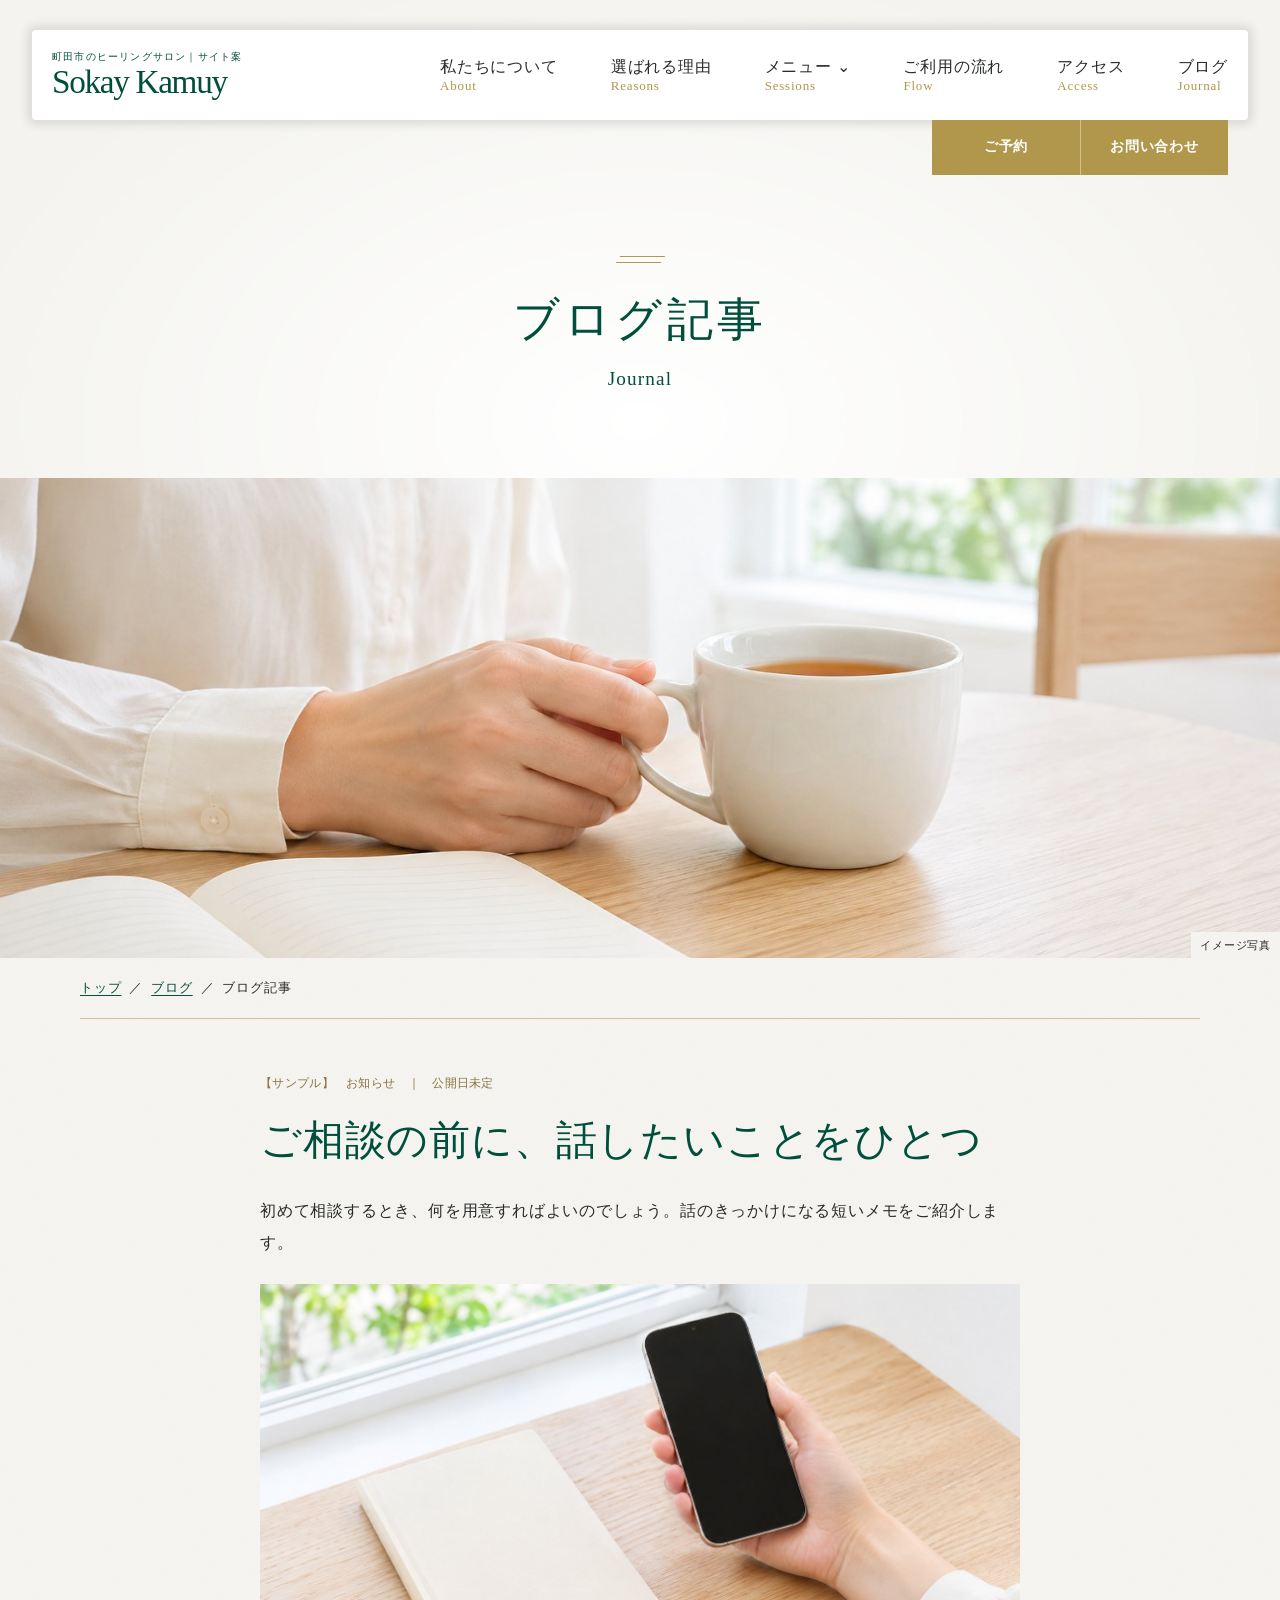
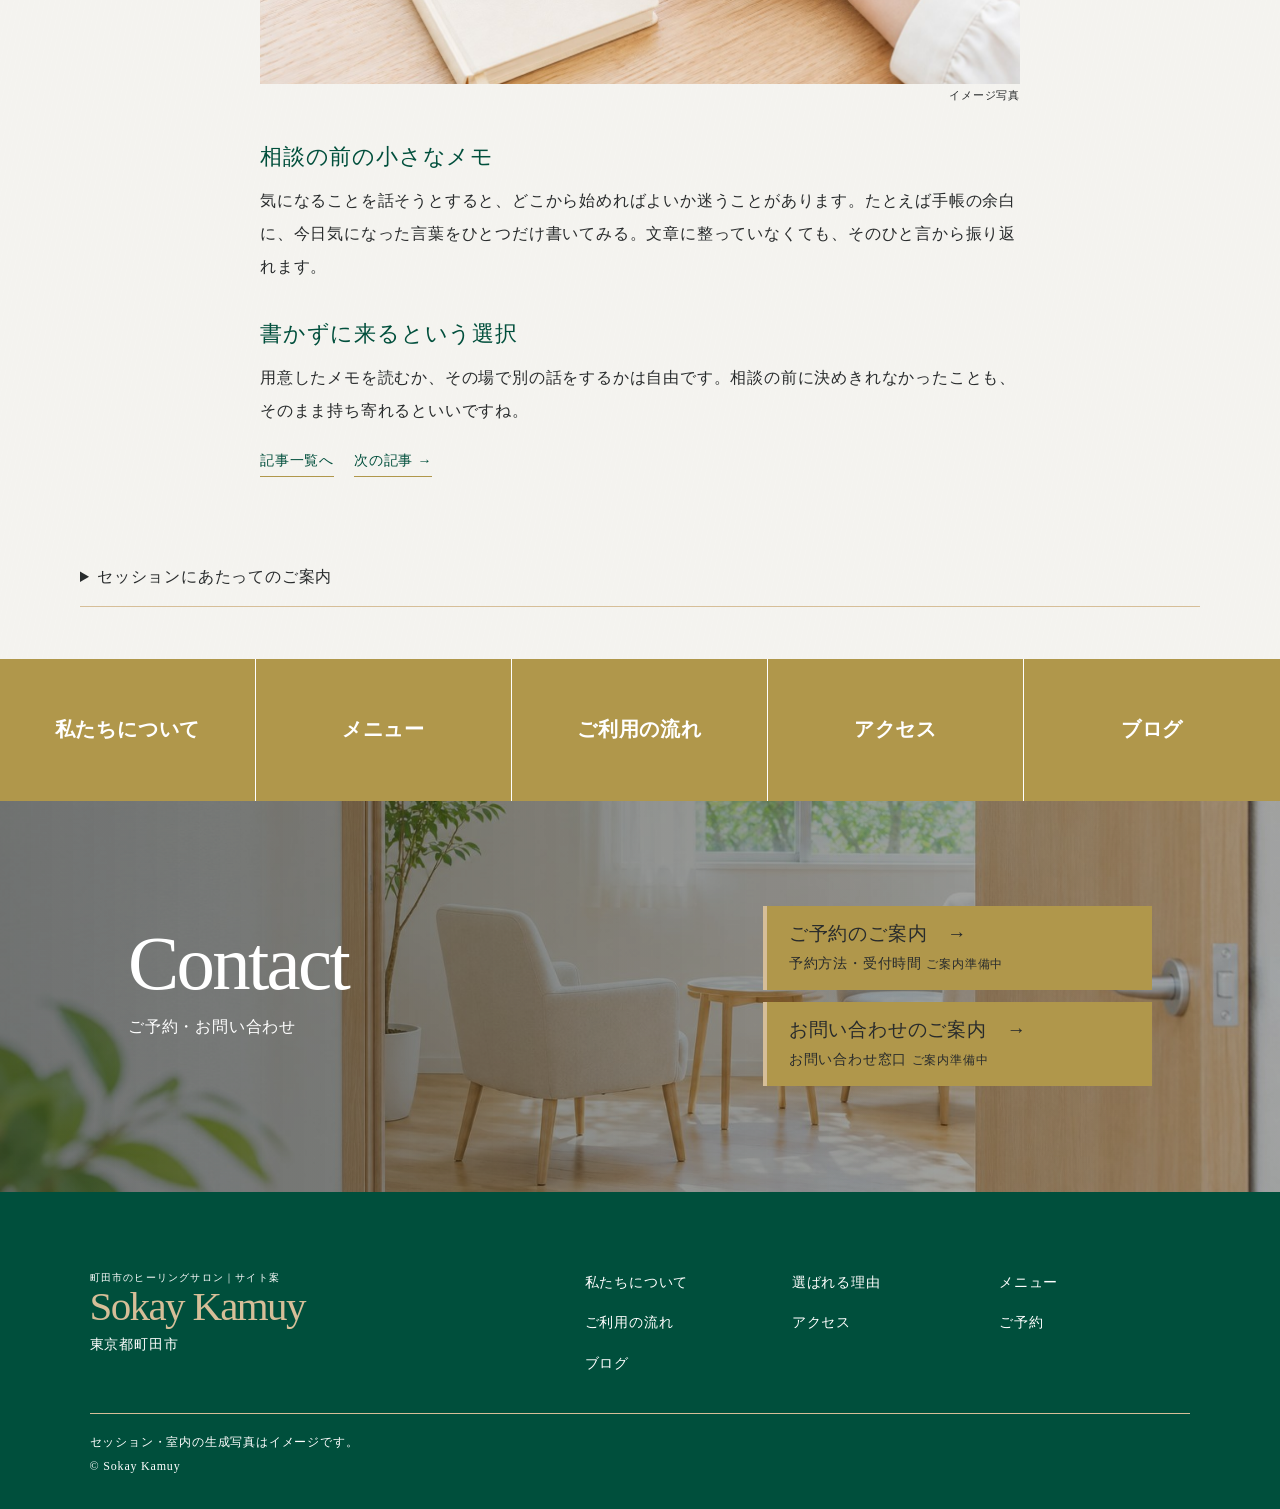
<file: post-sample.html>
<!DOCTYPE html>

<html lang="ja"><head><meta charset="utf-8"/><meta content="width=device-width,initial-scale=1" name="viewport"/>
<title>町田市のヒーリングサロン Sokay Kamuy｜ブログ・サンプル記事</title>
<meta content="町田市のヒーリングサロン Sokay Kamuyのブログ。子育てのことや初めてのご相談について、サンプル記事をご紹介します。" name="description"/>
<meta content="noindex,nofollow" name="robots"/><link href="data:," rel="icon"/><link href="css/style.css" rel="stylesheet"/><meta content="noindex,nofollow,noarchive" name="robots"/></head>
<body class="journal-page"><a class="skip" href="#main">本文へ</a>
<header class="mast"><a class="brand" href="index.html"><small>町田市のヒーリングサロン｜サイト案</small>Sokay Kamuy</a><nav aria-label="主要メニュー" class="wide-nav"><a href="about.html">私たちについて<small>About</small></a><a href="reasons.html">選ばれる理由<small>Reasons</small></a><div class="has-sub"><a href="sessions.html">メニュー <span aria-hidden="true">⌄</span><small>Sessions</small></a><div class="sub"><a href="dna.html">DNAアクティベーション®</a><a href="reiki.html">エンソフィックレイキヒーリング</a><a href="adler.html">アドラー心理学</a><a href="reiki.html#meditation">瞑想</a></div></div><a href="flow.html">ご利用の流れ<small>Flow</small></a><a href="access.html">アクセス<small>Access</small></a><a href="blog.html">ブログ<small>Journal</small></a></nav>
<details class="mobile-nav"><summary>≡ MENU</summary><nav aria-label="スマホメニュー"><a href="about.html">私たちについて</a><a href="reasons.html">選ばれる理由</a><a href="sessions.html">メニュー</a><a href="flow.html">ご利用の流れ</a><a href="access.html">アクセス</a><a href="blog.html">ブログ</a></nav></details>
<div class="actions"><a href="contact.html#booking">ご予約</a><a href="contact.html">お問い合わせ</a></div></header>
<div class="scroll"><main class="journal-main" id="main"><header class="inner-opening"><div class="inner-title"><h1>ブログ記事</h1><p lang="en">Journal</p></div><figure class="inner-cover"><img alt="ノートとカップのある机のイメージ" src="img/visit-notes.jpg"/><figcaption>イメージ写真</figcaption></figure></header><nav aria-label="パンくずリスト" class="breadcrumbs"><a href="index.html">トップ</a><span aria-hidden="true">／</span><a href="blog.html">ブログ</a><span aria-hidden="true">／</span><span aria-current="page">ブログ記事</span></nav><div class="articles"><article class="sample-post" id="first-visit"><p class="entry-meta">【サンプル】　お知らせ　｜　公開日未定</p><h2>ご相談の前に、話したいことをひとつ</h2><p>初めて相談するとき、何を用意すればよいのでしょう。話のきっかけになる短いメモをご紹介します。</p><figure><img alt="記事のイメージ写真" loading="lazy" src="img/visit-planner.jpg"/><figcaption>イメージ写真</figcaption></figure><h3>相談の前の小さなメモ</h3><p>気になることを話そうとすると、どこから始めればよいか迷うことがあります。たとえば手帳の余白に、今日気になった言葉をひとつだけ書いてみる。文章に整っていなくても、そのひと言から振り返れます。</p><h3>書かずに来るという選択</h3><p>用意したメモを読むか、その場で別の話をするかは自由です。相談の前に決めきれなかったことも、そのまま持ち寄れるといいですね。</p><nav aria-label="記事の移動" class="post-nav"><a href="blog.html">記事一覧へ</a><a href="#encouragement">次の記事 →</a></nav></article><article class="sample-post" id="encouragement"><p class="entry-meta">【サンプル】　アドラー心理学　｜　公開日未定</p><h2>子どもの話を、もう少し聞いてみる</h2><p>勇気づけを考える入口として、親子の会話の中で相手の言葉を待つ場面を取り上げます。</p><figure><img alt="記事のイメージ写真" loading="lazy" src="img/psychology.jpg"/><figcaption>イメージ写真</figcaption></figure><h3>答えを急ぎたくなるとき</h3><p>「できなかった」と子どもが話してくれたら、次の方法を教えたくなるかもしれません。そんなときには「どんなところが難しかった？」と尋ねて、相手が続ける言葉を少し待つという選び方もあります。</p><h3>大人の言葉も選び直せる</h3><p>後から言いすぎたと感じたら、その気持ちを短く伝えるところから。いつもの会話の中で、自分にも相手にも無理のない言葉を探してみませんか。</p><nav aria-label="記事の移動" class="post-nav"><a href="#first-visit">← 前の記事</a><a href="blog.html">記事一覧へ</a><a href="#quiet-time">次の記事 →</a></nav></article><article class="sample-post" id="quiet-time"><p class="entry-meta">【サンプル】　ヒーリング　｜　公開日未定</p><h2>静かに座る場所を選ぶ</h2><p>椅子の向きや窓からの光。静かな時間を過ごす場所について考えてみました。</p><figure><img alt="記事のイメージ写真" loading="lazy" src="img/menu-meditation.jpg"/><figcaption>イメージ写真</figcaption></figure><h3>部屋を見回してみる</h3><p>静かに座りたい日には、窓の向きや椅子の座り心地など、小さなことに目を向けてみます。心地よいと感じる場所は、その日の気分によっても違います。</p><h3>ひと息つく時間</h3><p>何かを達成しようとしなくても、好きな場所に座って少し過ごすことはできます。途中で立ちたくなったら、そこまでをその日の時間にしてみてください。</p><nav aria-label="記事の移動" class="post-nav"><a href="#encouragement">← 前の記事</a><a href="blog.html">記事一覧へ</a><a href="#notebook">次の記事 →</a></nav></article><article class="sample-post" id="notebook"><p class="entry-meta">【サンプル】　日々のこと　｜　公開日未定</p><h2>手帳に残す、小さな余白</h2><p>予定を書き終えた手帳に、その日のひと言を書き添える過ごし方です。</p><figure><img alt="記事のイメージ写真" loading="lazy" src="img/visit-notes.jpg"/><figcaption>イメージ写真</figcaption></figure><h3>予定のとなりに</h3><p>予定だけで埋まりそうな日、欄の端にひとこと書ける場所を残しておきます。帰り道に見た空や、気になった会話など、心に残ったことを置くための余白です。</p><h3>読み返す楽しみ</h3><p>振り返るとき、いつも同じことに目が留まっていると気づくこともあります。自分だけが分かる短いメモでも、十分な日記になります。</p><nav aria-label="記事の移動" class="post-nav"><a href="#quiet-time">← 前の記事</a><a href="blog.html">記事一覧へ</a></nav></article></div><div class="wrap journal-rules"><details class="notes"><summary>セッションにあたってのご案内</summary><p>本セッションは、治療や症状の改善を目的とした医療行為ではありません。セッションの効果には個人差があり、特定の効果や結果を保証するものではありません。</p><details><summary>DNAアクティベーション®の参加条件</summary><p>対面のみで、遠隔・オンラインではお受けいただけません。施術はMMS認定の公認ヒーラーに限られます。16歳未満の方はお受けいただけません。16歳以上の未成年の方には保護者の同意書が必要です。</p>
<p>DNAアクティベーション®はモダンミステリースクールの登録商標です。</p>
</details></details></div></main>
<footer class="site-footer"><nav aria-label="サロンのご案内" class="foot-directory"><a href="about.html">私たちについて</a><a href="sessions.html">メニュー</a><a href="flow.html">ご利用の流れ</a><a href="access.html">アクセス</a><a href="blog.html">ブログ</a></nav><section class="contact"><div class="wrap"><div><div class="heading"><span lang="en">Contact</span><h2>ご予約・お問い合わせ</h2></div></div><div class="contact-options"><div><h3 id="reservation"><a href="contact.html#booking">ご予約のご案内　→</a></h3><p>予約方法・受付時間 <small>ご案内準備中</small></p></div><div><h3 id="inquiry"><a href="contact.html">お問い合わせのご案内　→</a></h3><p>お問い合わせ窓口 <small>ご案内準備中</small></p></div></div></div></section><div class="foot-base"><div><a class="brand" href="index.html"><small>町田市のヒーリングサロン｜サイト案</small>Sokay Kamuy</a><p>東京都町田市</p></div><nav aria-label="フッター"><a href="about.html">私たちについて</a><a href="reasons.html">選ばれる理由</a><a href="sessions.html">メニュー</a><a href="flow.html">ご利用の流れ</a><a href="access.html">アクセス</a><a href="contact.html#booking">ご予約</a><a href="blog.html">ブログ</a></nav><small>セッション・室内の生成写真はイメージです。<br/>© Sokay Kamuy</small></div></footer></div>
<nav aria-label="お問い合わせ窓口" class="dock"><a href="contact.html#booking">ご予約</a><a href="contact.html">お問い合わせ</a></nav>
<script>const menu=document.querySelector('.mobile-nav');menu.addEventListener('click',e=>{if(e.target.closest('a'))menu.open=false});document.addEventListener('keydown',e=>{if(e.key==='Escape'&&menu.open){menu.open=false;menu.querySelector('summary').focus()}});document.addEventListener('pointerdown',e=>{if(menu.open&&!menu.contains(e.target))menu.open=false});</script></body></html>
</file>
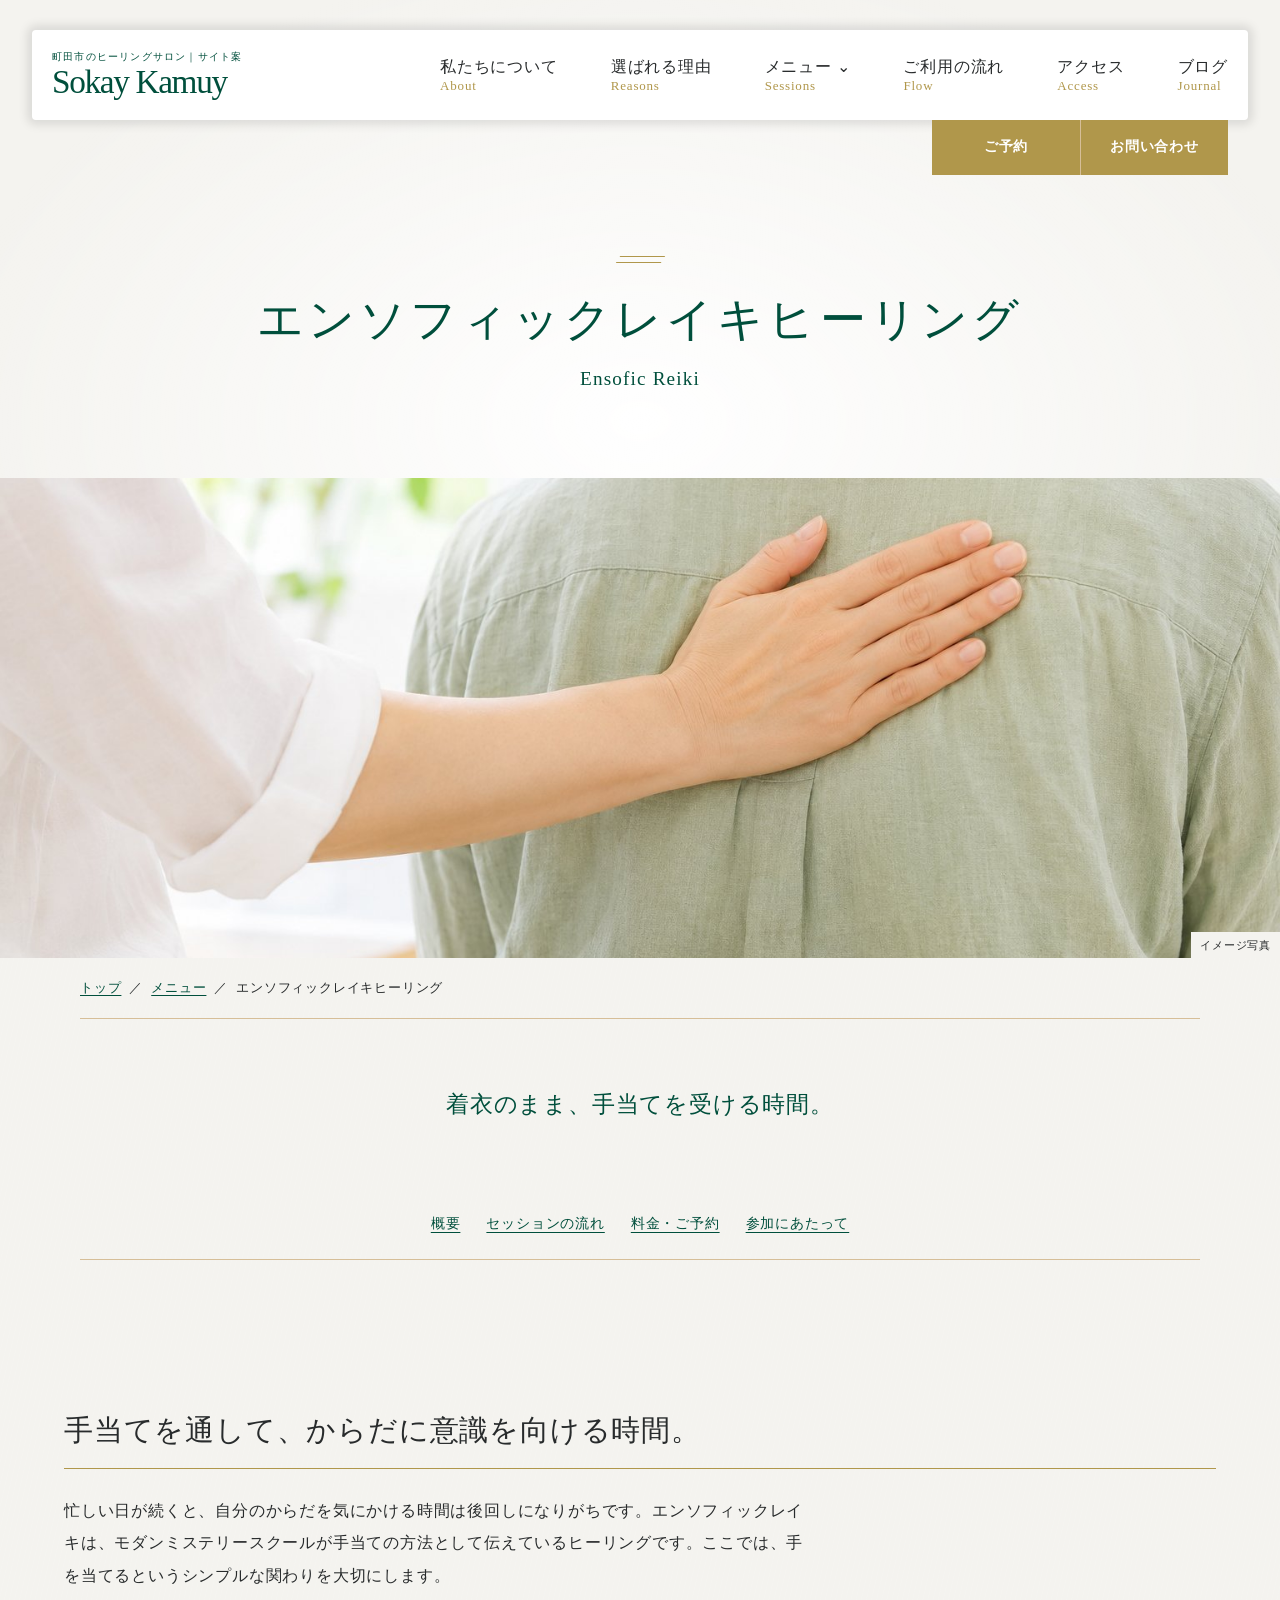
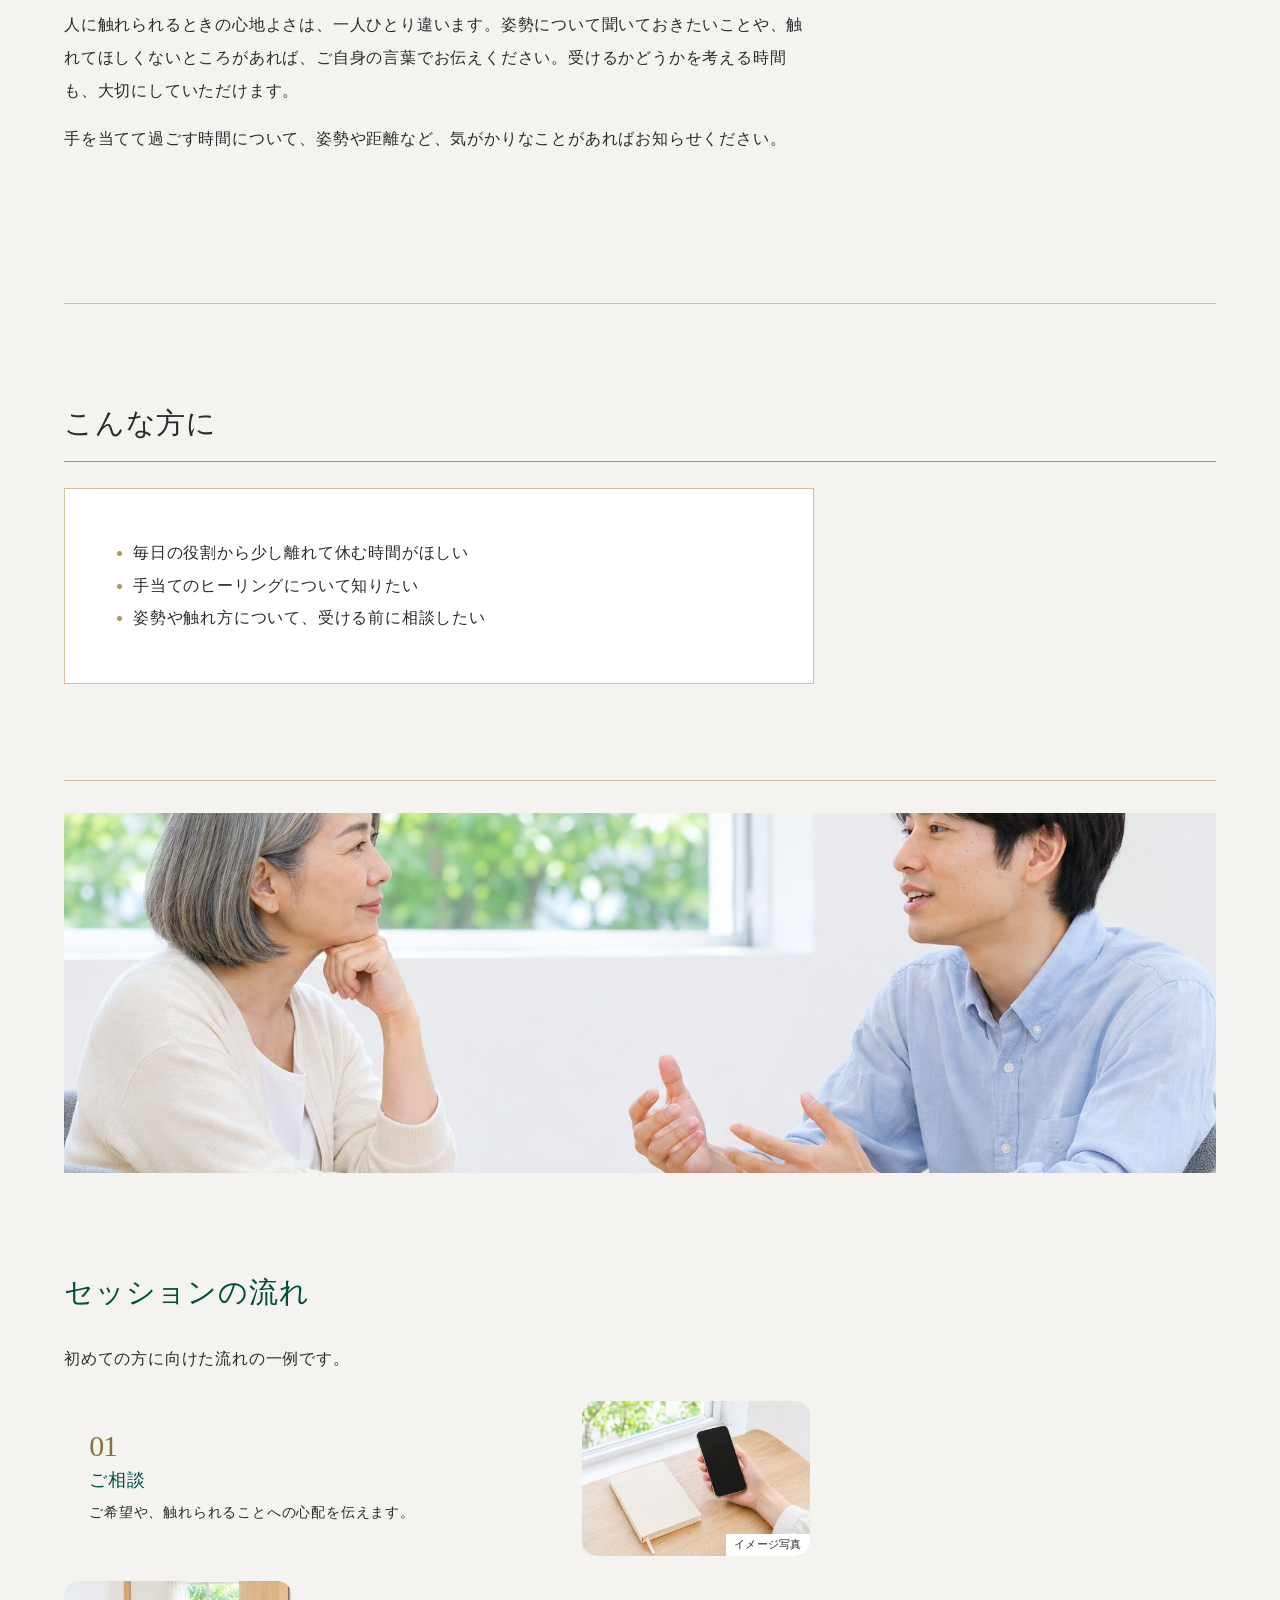
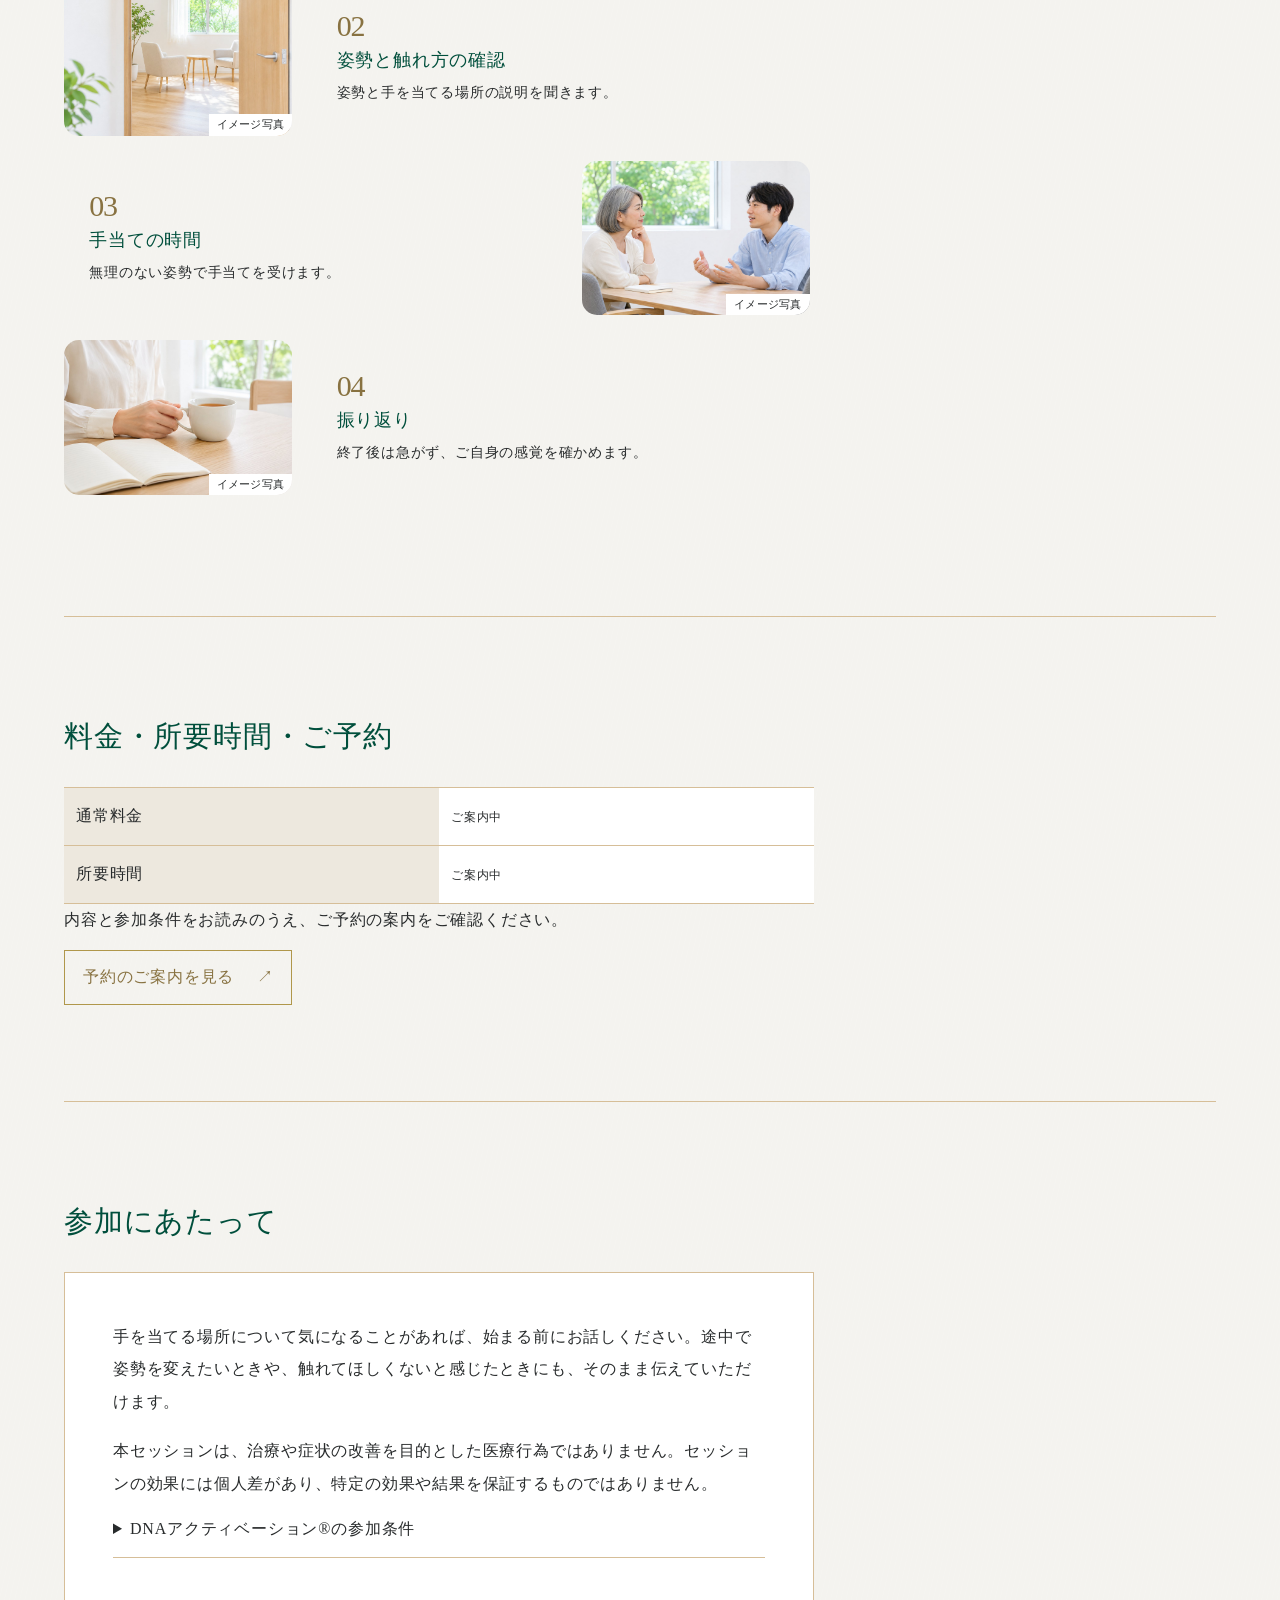
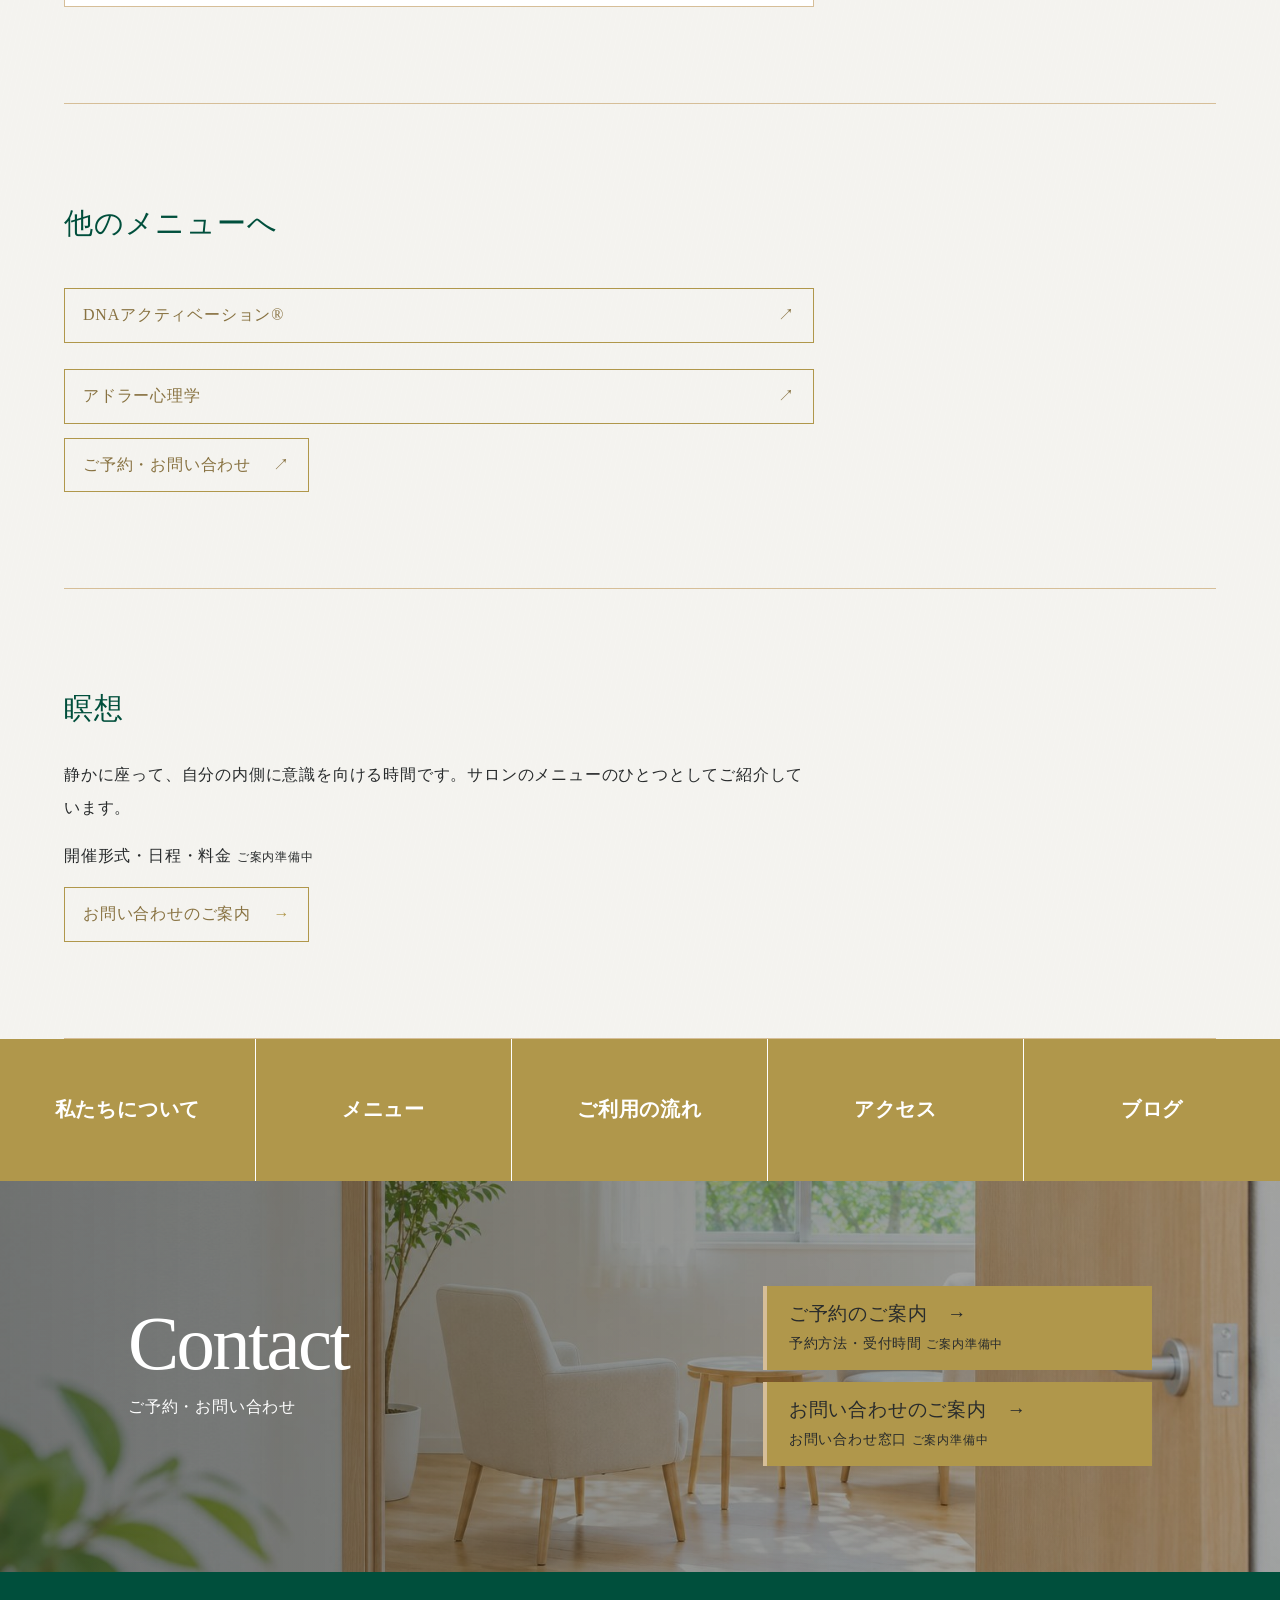
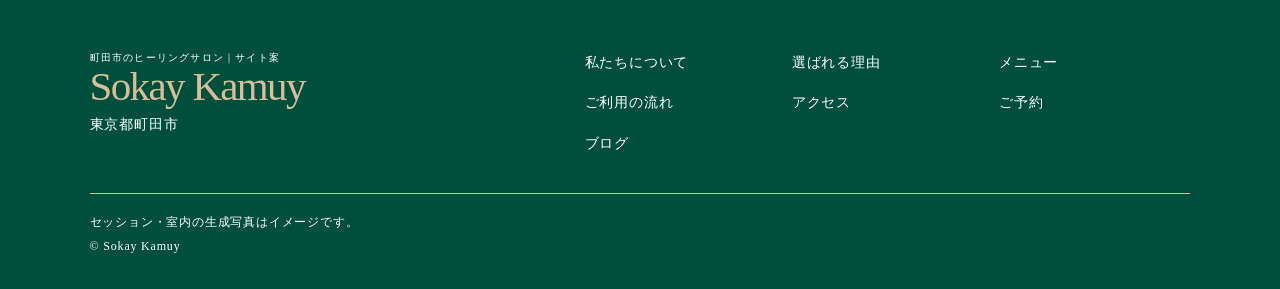
<file: reiki.html>
<!DOCTYPE html>

<html lang="ja"><head><meta charset="utf-8"/><meta content="width=device-width,initial-scale=1" name="viewport"/>
<title>町田市のヒーリングサロン Sokay Kamuy｜エンソフィックレイキヒーリング</title>
<meta content="東京都町田市のヒーリングサロン Sokay Kamuy。心・からだ・子育てに向き合う方へ、エンソフィックレイキヒーリングをご紹介します。" name="description"/>
<meta content="noindex,nofollow" name="robots"/><link href="data:," rel="icon"/><link href="css/style.css" rel="stylesheet"/><meta content="noindex,nofollow,noarchive" name="robots"/></head>
<body class="detail"><a class="skip" href="#main">本文へ</a>
<header class="mast"><a class="brand" href="index.html"><small>町田市のヒーリングサロン｜サイト案</small>Sokay Kamuy</a><nav aria-label="主要メニュー" class="wide-nav"><a href="about.html">私たちについて<small>About</small></a><a href="reasons.html">選ばれる理由<small>Reasons</small></a><div class="has-sub"><a href="sessions.html">メニュー <span aria-hidden="true">⌄</span><small>Sessions</small></a><div class="sub"><a href="dna.html">DNAアクティベーション®</a><a aria-current="page" href="reiki.html">エンソフィックレイキヒーリング</a><a href="adler.html">アドラー心理学</a><a href="reiki.html#meditation">瞑想</a></div></div><a href="flow.html">ご利用の流れ<small>Flow</small></a><a href="access.html">アクセス<small>Access</small></a><a href="blog.html">ブログ<small>Journal</small></a></nav>
<details class="mobile-nav"><summary>≡ MENU</summary><nav aria-label="スマホメニュー"><a href="about.html">私たちについて</a><a href="reasons.html">選ばれる理由</a><a href="sessions.html">メニュー</a><a href="flow.html">ご利用の流れ</a><a href="access.html">アクセス</a><a href="blog.html">ブログ</a></nav></details>
<div class="actions"><a href="contact.html#booking">ご予約</a><a href="contact.html">お問い合わせ</a></div></header>
<div class="scroll"><main id="main"><header class="inner-opening"><div class="inner-title"><h1><span class="menu-term">エンソフィック</span><wbr/><span class="menu-term">レイキヒーリング</span></h1><p lang="en">Ensofic Reiki</p></div><figure class="inner-cover"><img alt="着衣の背中に一方の手を添えたイメージ" src="img/menu-reiki.jpg"/><figcaption>イメージ写真</figcaption></figure></header><nav aria-label="パンくずリスト" class="breadcrumbs"><a href="index.html">トップ</a><span aria-hidden="true">／</span><a href="sessions.html">メニュー</a><span aria-hidden="true">／</span><span aria-current="page">エンソフィックレイキヒーリング</span></nav><p class="inner-intro">着衣のまま、手当てを受ける時間。</p><nav aria-label="このページの内容" class="chapter-jumps"><a href="#overview">概要</a><a href="#process">セッションの流れ</a><a href="#fees">料金・ご予約</a><a href="#participation">参加にあたって</a></nav><section class="detail-section wrap s1" id="overview"><h2>手当てを通して、からだに意識を向ける時間。</h2><div class="copy"><p>忙しい日が続くと、自分のからだを気にかける時間は後回しになりがちです。エンソフィックレイキは、モダンミステリースクールが手当ての方法として伝えているヒーリングです。ここでは、手を当てるというシンプルな関わりを大切にします。</p>
<p>人に触れられるときの心地よさは、一人ひとり違います。姿勢について聞いておきたいことや、触れてほしくないところがあれば、ご自身の言葉でお伝えください。受けるかどうかを考える時間も、大切にしていただけます。</p>
<p>手を当てて過ごす時間について、姿勢や距離など、気がかりなことがあればお知らせください。</p></div></section><section class="detail-section wrap s2"><h2>こんな方に</h2><div class="copy"><ul class="ruled"><li>毎日の役割から少し離れて休む時間がほしい</li>
<li>手当てのヒーリングについて知りたい</li>
<li>姿勢や触れ方について、受ける前に相談したい</li>
</ul>
</div></section><figure class="detail-photo wrap"><img alt="明るい相談室で机をはさみ、表情を見ながら話す二人のイメージ写真" loading="lazy" src="img/visit-session.jpg"/></figure><section class="detail-section wrap s3" id="process"><h2>セッションの流れ</h2><div class="copy"><p>初めての方に向けた流れの一例です。</p>
<div class="compact-visits"><ol class="visit-list"><li class="visit-row"><div class="visit-copy"><span aria-hidden="true" class="visit-number">01</span><h3>ご相談</h3><p>ご希望や、触れられることへの心配を伝えます。</p></div><div class="visit-photo"><img alt="手帳とスマートフォンを手に取る様子" loading="lazy" src="img/visit-planner.jpg"/></div></li><li class="visit-row"><div class="visit-copy"><span aria-hidden="true" class="visit-number">02</span><h3>姿勢と触れ方の確認</h3><p>姿勢と手を当てる場所の説明を聞きます。</p></div><div class="visit-photo"><img alt="窓から光が入る相談室の入口" loading="lazy" src="img/contact-band.jpg"/></div></li><li class="visit-row"><div class="visit-copy"><span aria-hidden="true" class="visit-number">03</span><h3>手当ての時間</h3><p>無理のない姿勢で手当てを受けます。</p></div><div class="visit-photo"><img alt="明るい相談室で机をはさみ、表情を見ながら話す二人のイメージ写真" loading="lazy" src="img/visit-session.jpg"/></div></li><li class="visit-row"><div class="visit-copy"><span aria-hidden="true" class="visit-number">04</span><h3>振り返り</h3><p>終了後は急がず、ご自身の感覚を確かめます。</p></div><div class="visit-photo"><img alt="カップを手に、開いた手帳に向かう場面" loading="lazy" src="img/visit-notes.jpg"/></div></li></ol></div>
</div></section><section class="detail-section wrap s4" id="fees"><h2>料金・所要時間・ご予約</h2><div class="copy"><dl class="rates"><dt>通常料金</dt><dd><small>ご案内中</small></dd><dt>所要時間</dt><dd><small>ご案内中</small></dd></dl><p>内容と参加条件をお読みのうえ、ご予約の案内をご確認ください。</p>
<a class="btn" href="contact.html#booking">予約のご案内を見る<span aria-hidden="true">↗</span></a></div></section><section class="detail-section wrap s5" id="participation"><h2>参加にあたって</h2><div class="copy"><p>手を当てる場所について気になることがあれば、始まる前にお話しください。途中で姿勢を変えたいときや、触れてほしくないと感じたときにも、そのまま伝えていただけます。</p>
<p>本セッションは、治療や症状の改善を目的とした医療行為ではありません。セッションの効果には個人差があり、特定の効果や結果を保証するものではありません。</p>
<details><summary>DNAアクティベーション®の参加条件</summary><p>対面のみで、遠隔・オンラインではお受けいただけません。施術はMMS認定の公認ヒーラーに限られます。16歳未満の方はお受けいただけません。16歳以上の未成年の方には保護者の同意書が必要です。</p>
<p>DNAアクティベーション®はモダンミステリースクールの登録商標です。</p>
</details>
</div></section><section class="detail-section wrap s6"><h2>他のメニューへ</h2><div class="copy"><div class="related"><a class="btn" href="dna.html">DNAアクティベーション®<span aria-hidden="true">↗</span></a><a class="btn" href="adler.html">アドラー心理学<span aria-hidden="true">↗</span></a></div>
<a class="btn" href="contact.html">ご予約・お問い合わせ<span aria-hidden="true">↗</span></a>
</div></section><section class="detail-section wrap" id="meditation"><h2>瞑想</h2><div class="copy"><p>静かに座って、自分の内側に意識を向ける時間です。サロンのメニューのひとつとしてご紹介しています。</p><p>開催形式・日程・料金 <small>ご案内準備中</small></p><a class="button" href="contact.html">お問い合わせのご案内<span aria-hidden="true">→</span></a></div></section></main>
<footer class="site-footer"><nav aria-label="サロンのご案内" class="foot-directory"><a href="about.html">私たちについて</a><a href="sessions.html">メニュー</a><a href="flow.html">ご利用の流れ</a><a href="access.html">アクセス</a><a href="blog.html">ブログ</a></nav><section class="contact"><div class="wrap"><div><div class="heading"><span lang="en">Contact</span><h2>ご予約・お問い合わせ</h2></div></div><div class="contact-options"><div><h3 id="reservation"><a href="contact.html#booking">ご予約のご案内　→</a></h3><p>予約方法・受付時間 <small>ご案内準備中</small></p></div><div><h3 id="inquiry"><a href="contact.html">お問い合わせのご案内　→</a></h3><p>お問い合わせ窓口 <small>ご案内準備中</small></p></div></div></div></section><div class="foot-base"><div><a class="brand" href="index.html"><small>町田市のヒーリングサロン｜サイト案</small>Sokay Kamuy</a><p>東京都町田市</p></div><nav aria-label="フッター"><a href="about.html">私たちについて</a><a href="reasons.html">選ばれる理由</a><a href="sessions.html">メニュー</a><a href="flow.html">ご利用の流れ</a><a href="access.html">アクセス</a><a href="contact.html#booking">ご予約</a><a href="blog.html">ブログ</a></nav><small>セッション・室内の生成写真はイメージです。<br/>© Sokay Kamuy</small></div></footer></div>
<nav aria-label="お問い合わせ窓口" class="dock"><a href="contact.html#booking">ご予約</a><a href="contact.html">お問い合わせ</a></nav>
<script>const menu=document.querySelector('.mobile-nav');menu.addEventListener('click',e=>{if(e.target.closest('a'))menu.open=false});document.addEventListener('keydown',e=>{if(e.key==='Escape'&&menu.open){menu.open=false;menu.querySelector('summary').focus()}});document.addEventListener('pointerdown',e=>{if(menu.open&&!menu.contains(e.target))menu.open=false});
if ("IntersectionObserver" in window && !matchMedia("(prefers-reduced-motion: reduce)").matches) {
  const observer = new IntersectionObserver(entries => {
    for (const entry of entries) if (entry.isIntersecting) {
      entry.target.classList.add("is-visible");
      observer.unobserve(entry.target);
    }
  });
  document.querySelectorAll(".visit-row,.journal-card").forEach(item => observer.observe(item));
}
</script></body></html>
</file>
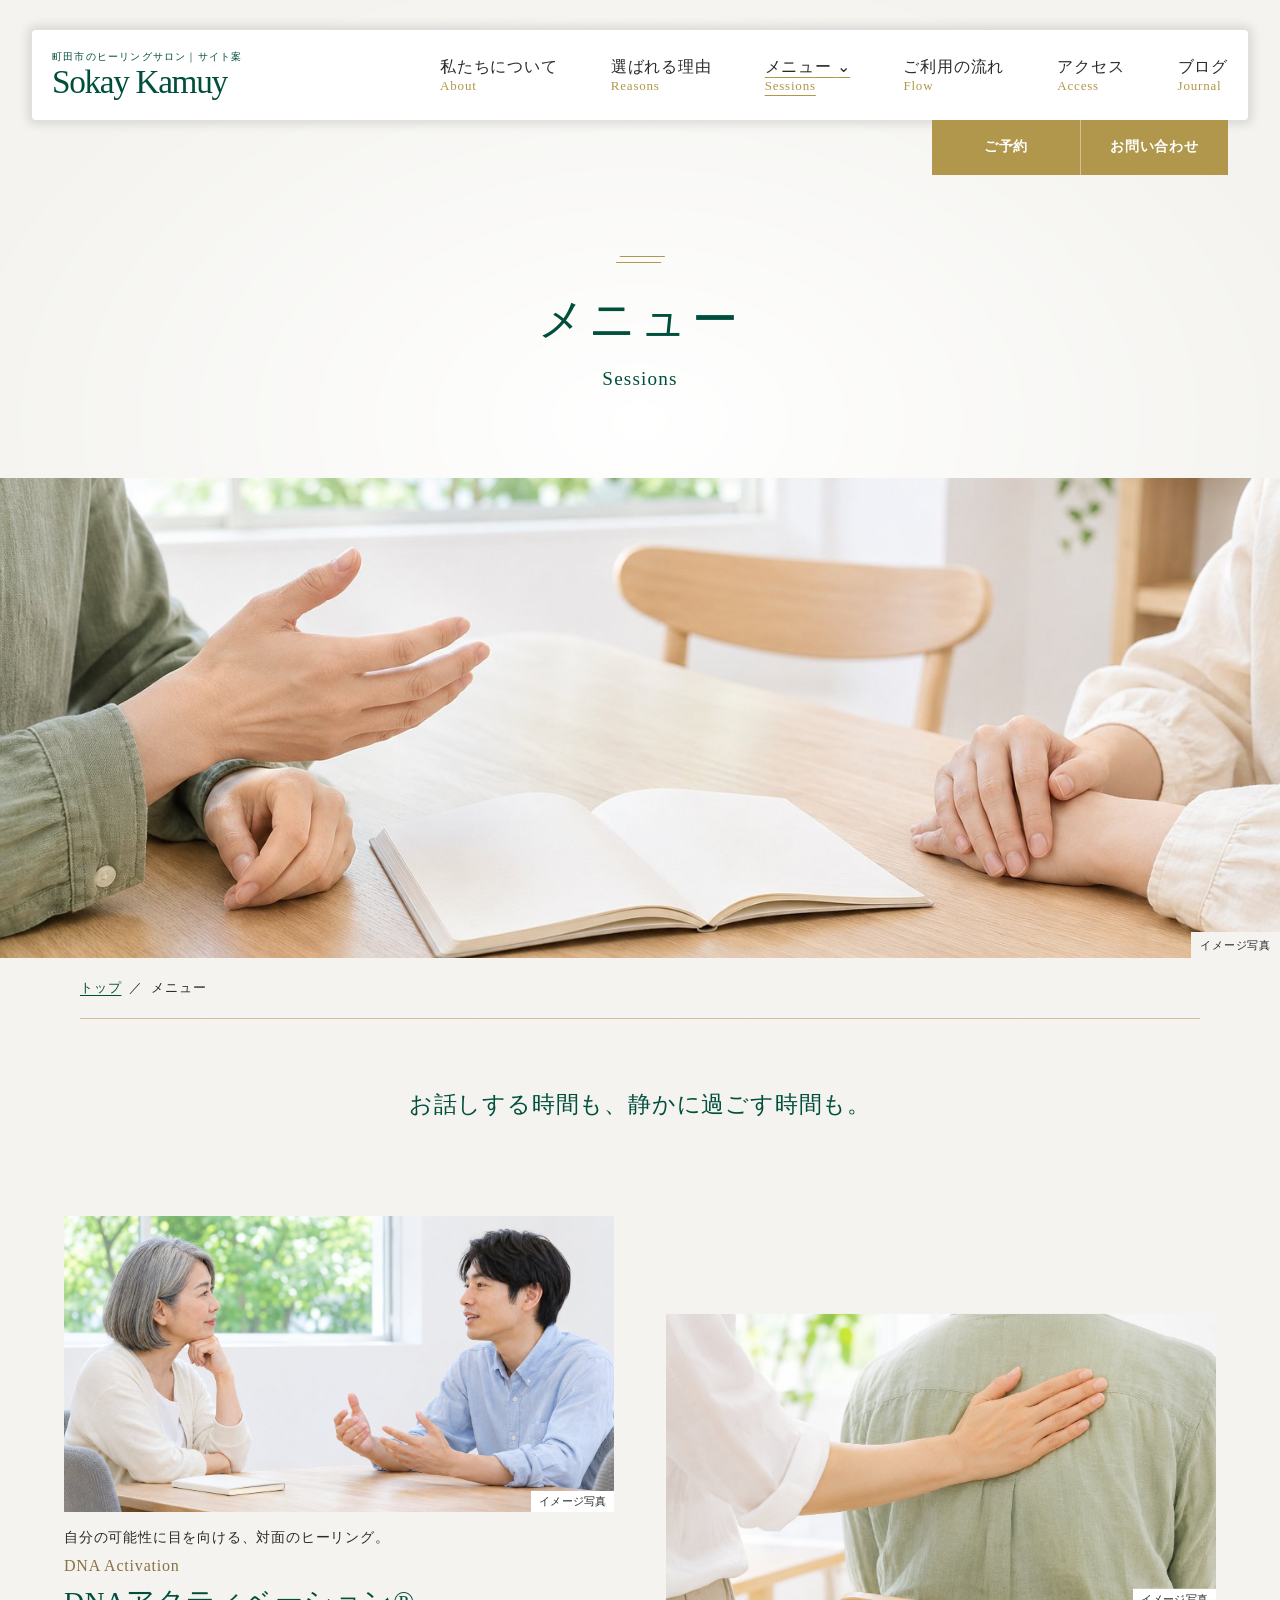
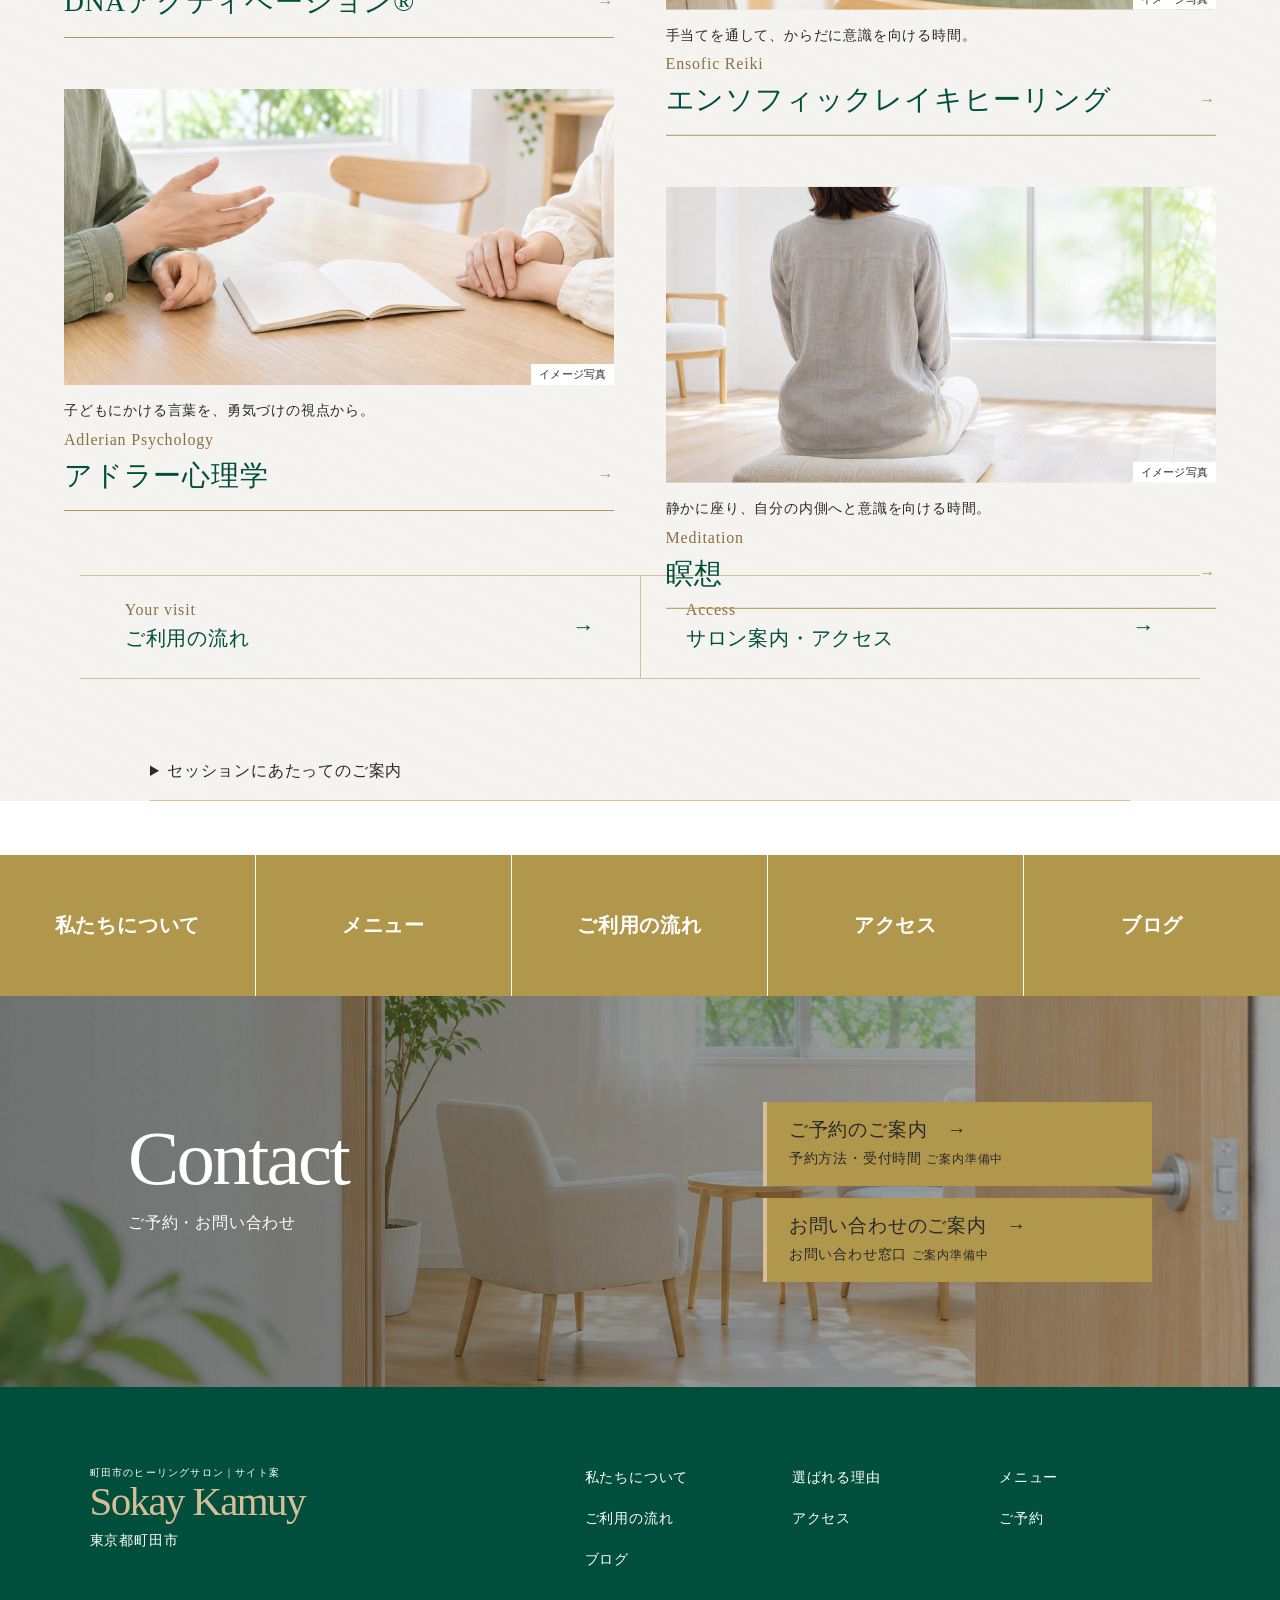
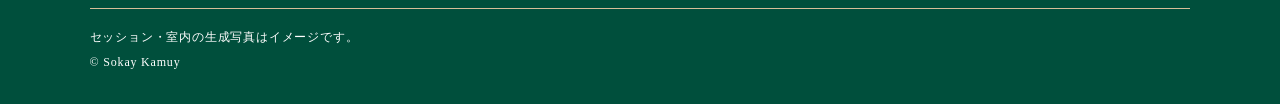
<file: sessions.html>
<!DOCTYPE html>

<html lang="ja"><head><meta charset="utf-8"/><meta content="width=device-width,initial-scale=1" name="viewport"/>
<title>町田市のヒーリングサロン Sokay Kamuy｜メニュー</title>
<meta content="東京都町田市のヒーリングサロン Sokay Kamuyのメニュー。心やからだ、子育てに向き合う方に向けてご案内します。" name="description"/>
<meta content="noindex,nofollow" name="robots"/><link href="data:," rel="icon"/><link href="css/style.css" rel="stylesheet"/><meta content="noindex,nofollow,noarchive" name="robots"/></head>
<body class="chapter-page chapter-sessions"><a class="skip" href="#main">本文へ</a>
<header class="mast"><a class="brand" href="index.html"><small>町田市のヒーリングサロン｜サイト案</small>Sokay Kamuy</a><nav aria-label="主要メニュー" class="wide-nav"><a href="about.html">私たちについて<small>About</small></a><a href="reasons.html">選ばれる理由<small>Reasons</small></a><div class="has-sub"><a aria-current="page" href="sessions.html">メニュー <span aria-hidden="true">⌄</span><small>Sessions</small></a><div class="sub"><a href="dna.html">DNAアクティベーション®</a><a href="reiki.html">エンソフィックレイキヒーリング</a><a href="adler.html">アドラー心理学</a><a href="reiki.html#meditation">瞑想</a></div></div><a href="flow.html">ご利用の流れ<small>Flow</small></a><a href="access.html">アクセス<small>Access</small></a><a href="blog.html">ブログ<small>Journal</small></a></nav>
<details class="mobile-nav"><summary>≡ MENU</summary><nav aria-label="スマホメニュー"><a href="about.html">私たちについて</a><a href="reasons.html">選ばれる理由</a><a aria-current="page" href="sessions.html">メニュー</a><a href="flow.html">ご利用の流れ</a><a href="access.html">アクセス</a><a href="blog.html">ブログ</a></nav></details>
<div class="actions"><a href="contact.html#booking">ご予約</a><a href="contact.html">お問い合わせ</a></div></header>
<div class="scroll"><main id="main"><header class="inner-opening"><div class="inner-title"><h1>メニュー</h1><p lang="en">Sessions</p></div><figure class="inner-cover"><img alt="ノートを開いて対話する手元のイメージ" src="img/discuss-notes.jpg"/><figcaption>イメージ写真</figcaption></figure></header><nav aria-label="パンくずリスト" class="breadcrumbs"><a href="index.html">トップ</a><span aria-hidden="true">／</span><span aria-current="page">メニュー</span></nav><p class="inner-intro">お話しする時間も、<br/>静かに過ごす時間も。</p><section class="session-catalog wrap" id="menus"><div class="tiles"><a class="tile" href="dna.html"><span class="tile-photo"><img alt="明るい相談室で机をはさみ、表情を見ながら話す二人のイメージ写真" loading="lazy" src="img/visit-session.jpg"/></span><p>自分の可能性に目を向ける、対面のヒーリング。</p><div><small class="catalog-name" lang="en">DNA Activation</small><h3>DNAアクティベーション®</h3><span aria-hidden="true">→</span></div></a><a class="tile" href="reiki.html"><span class="tile-photo"><img alt="着衣の背中に一方の手を添えたイメージ" loading="lazy" src="img/menu-reiki.jpg"/></span><p>手当てを通して、からだに意識を向ける時間。</p><div><small class="catalog-name" lang="en">Ensofic Reiki</small><h3><span class="term">エンソフィック</span><wbr/><span class="term">レイキヒーリング</span></h3><span aria-hidden="true">→</span></div></a><a class="tile" href="adler.html"><span class="tile-photo"><img alt="ノートをはさんで話す手元のイメージ写真" loading="lazy" src="img/discuss-notes.jpg"/></span><p>子どもにかける言葉を、勇気づけの視点から。</p><div><small class="catalog-name" lang="en">Adlerian Psychology</small><h3>アドラー心理学</h3><span aria-hidden="true">→</span></div></a><a class="tile" href="reiki.html#meditation"><span class="tile-photo"><img alt="座布団に座って静かに過ごす一人の後ろ姿" loading="lazy" src="img/menu-meditation.jpg"/></span><p>静かに座り、自分の内側へと意識を向ける時間。</p><div><small class="catalog-name" lang="en">Meditation</small><h3>瞑想</h3><span aria-hidden="true">→</span></div></a></div></section><nav aria-label="関連ページ" class="page-next"><a href="flow.html"><small lang="en">Your visit</small><span>ご利用の流れ</span><i aria-hidden="true">→</i></a><a href="access.html"><small lang="en">Access</small><span>サロン案内・アクセス</span><i aria-hidden="true">→</i></a></nav><div class="wrap chapter-notes"><details class="notes"><summary>セッションにあたってのご案内</summary><p>本セッションは、治療や症状の改善を目的とした医療行為ではありません。セッションの効果には個人差があり、特定の効果や結果を保証するものではありません。</p><details><summary>DNAアクティベーション®の参加条件</summary><p>対面のみで、遠隔・オンラインではお受けいただけません。施術はMMS認定の公認ヒーラーに限られます。16歳未満の方はお受けいただけません。16歳以上の未成年の方には保護者の同意書が必要です。</p>
<p>DNAアクティベーション®はモダンミステリースクールの登録商標です。</p>
</details></details></div></main>
<footer class="site-footer"><nav aria-label="サロンのご案内" class="foot-directory"><a href="about.html">私たちについて</a><a href="sessions.html">メニュー</a><a href="flow.html">ご利用の流れ</a><a href="access.html">アクセス</a><a href="blog.html">ブログ</a></nav><section class="contact"><div class="wrap"><div><div class="heading"><span lang="en">Contact</span><h2>ご予約・お問い合わせ</h2></div></div><div class="contact-options"><div><h3 id="reservation"><a href="contact.html#booking">ご予約のご案内　→</a></h3><p>予約方法・受付時間 <small>ご案内準備中</small></p></div><div><h3 id="inquiry"><a href="contact.html">お問い合わせのご案内　→</a></h3><p>お問い合わせ窓口 <small>ご案内準備中</small></p></div></div></div></section><div class="foot-base"><div><a class="brand" href="index.html"><small>町田市のヒーリングサロン｜サイト案</small>Sokay Kamuy</a><p>東京都町田市</p></div><nav aria-label="フッター"><a href="about.html">私たちについて</a><a href="reasons.html">選ばれる理由</a><a aria-current="page" href="sessions.html">メニュー</a><a href="flow.html">ご利用の流れ</a><a href="access.html">アクセス</a><a href="contact.html#booking">ご予約</a><a href="blog.html">ブログ</a></nav><small>セッション・室内の生成写真はイメージです。<br/>© Sokay Kamuy</small></div></footer></div>
<nav aria-label="お問い合わせ窓口" class="dock"><a href="contact.html#booking">ご予約</a><a href="contact.html">お問い合わせ</a></nav>
<script>const menu=document.querySelector('.mobile-nav');menu.addEventListener('click',e=>{if(e.target.closest('a'))menu.open=false});document.addEventListener('keydown',e=>{if(e.key==='Escape'&&menu.open){menu.open=false;menu.querySelector('summary').focus()}});document.addEventListener('pointerdown',e=>{if(menu.open&&!menu.contains(e.target))menu.open=false});
if ("IntersectionObserver" in window && !matchMedia("(prefers-reduced-motion: reduce)").matches) {
  const observer = new IntersectionObserver(entries => {
    for (const entry of entries) if (entry.isIntersecting) {
      entry.target.classList.add("is-visible");
      observer.unobserve(entry.target);
    }
  });
  document.querySelectorAll(".visit-row,.journal-card").forEach(item => observer.observe(item));
}
</script></body></html>
</file>
<file: css/style.css>
:root {
 --paper:#f4f3ef; --white:#fff; --green:#004f3c; --gold:#b0974b; --ochre:#887241;
 --ink:#282b2c; --line:#d6be98; --notice:#8f1b00; --table-head:#ede8de;
 --ease:cubic-bezier(.45,.05,.55,.95); --dusk:29 14 3;
 --shade:rgb(27 25 18 / .36); --shadow:rgb(39 40 31 / .13); --clear:transparent;
 --jp:"Shippori Mincho","Hiragino Mincho ProN","Yu Mincho",serif;
 --en:"Cormorant Infant",Baskerville,Georgia,serif;
}
*{box-sizing:border-box}html{scroll-padding-block:168px 24px}body{margin:0;background:var(--paper);color:var(--ink);font:16px/2.05 var(--jp);letter-spacing:.05em}
h1,h2,h3,h4,p,ol,ul,figure,dl,dd{margin:0}h1,h2,h3,h4{font-weight:500;line-height:1.65;word-break:auto-phrase}p+p{margin-top:1em}
img{display:block;width:100%;object-fit:cover}a{color:inherit;text-decoration:none}a:hover{text-decoration:underline;text-underline-offset:.22em}a:focus-visible,summary:focus-visible{outline:3px solid var(--gold);outline-offset:3px}small{font-size:12px}
.wrap{width:min(90%,1280px);margin-inline:auto}.skip{position:fixed;top:-150px;z-index:9;background:var(--white)}.skip:focus{top:0}
body{height:100vh;height:100dvh;display:grid;grid-template-rows:55px minmax(0,1fr) auto}.scroll{overflow:auto;scroll-padding:16px 0}.mast{background:var(--white);z-index:6;display:flex;align-items:center;justify-content:space-between;padding:0 12px;box-shadow:0 3px 14px var(--shadow)}
.brand{color:var(--green);font:normal 25px/.95 var(--en);letter-spacing:-.04em;white-space:nowrap;display:inline-block}.brand small{display:block;font:10px/1.8 var(--jp);letter-spacing:.12em}.mast .brand{border-bottom:1px solid var(--line);padding-bottom:4px}.wide-nav,.actions{display:none}
.mobile-nav>summary{cursor:pointer;list-style:none;background:var(--ink);color:var(--white);border-radius:24px;font:13px/32px var(--en);padding-inline:16px}.mobile-nav>summary::-webkit-details-marker{display:none}.mobile-nav nav{position:absolute;top:55px;left:0;right:0;background:var(--white);padding:8px 5% 20px;border-bottom:1px solid var(--gold);box-shadow:0 5px 15px var(--shadow)}.mobile-nav nav a{display:block;padding:7px;border-bottom:1px solid var(--paper)}
.dock,.actions{background:var(--gold);color:var(--white)}.dock{display:grid;grid-template-columns:1fr 1fr;text-align:center;padding-bottom:env(safe-area-inset-bottom);z-index:4}.dock a,.actions a{padding:9px 15px;font-size:14px}.dock a+a,.actions a+a{border-left:1px solid var(--line)}.actions a:hover,.dock a:hover{background:var(--green);text-decoration:none}
.hero{position:relative;height:max(465px,calc(100svh - 146px));isolation:isolate}.hero picture,.hero img{width:100%;height:100%;display:block}.hero:after{content:"";position:absolute;inset:0;background:linear-gradient(90deg,var(--shade),var(--clear) 75%);z-index:0}
.hero h1{position:absolute;top:11%;left:10%;display:flex;flex-direction:row-reverse;align-items:flex-start;gap:5px;z-index:1;color:var(--white);font-size:20px;line-height:32px;letter-spacing:.8px;text-shadow:0 1px 6px var(--shade)}.hero h1 span{writing-mode:vertical-rl;white-space:nowrap}
.hero-band{display:flex;align-items:center;gap:26px;padding:8px 5%;min-height:44px;background:var(--notice);color:var(--white)}.hero-band span{color:inherit}
.heading{margin-bottom:30px;color:var(--green)}.heading span,.wordmark{display:block;font:400 clamp(39px,5.35vw,78px)/1.1 var(--en);letter-spacing:-.035em}.heading h2{font-size:16px;margin-top:8px}.about,.menu-section,.flow,.access{padding-block:clamp(62px,9vw,140px)}.wordmark{font-size:clamp(45px,7.8vw,116px);margin-bottom:24px;color:var(--green)}.about-layout{display:grid;gap:40px}.photos{position:relative;padding-bottom:16%}.photos img:first-child{width:78%;aspect-ratio:1.44}.photos img:last-child{position:absolute;bottom:0;right:0;width:42%;aspect-ratio:1.45}.bio h3{font-size:clamp(25px,2.5vw,38px);margin-bottom:20px}.person{display:flex;align-items:center;gap:16px;margin-top:26px;border-top:1px solid var(--line);padding-top:20px}.portrait{min-width:80px;aspect-ratio:4/5;background:var(--paper);border:1px solid var(--line);display:grid;place-content:center;text-align:center;font-size:12px}.person p{font-size:14px}
.reasons>.heading{text-align:center;padding-top:6vw}.reason{display:grid}.reason img{height:clamp(225px,43vw,500px)}.panel{position:relative;padding:38px 9%;background:var(--green);color:var(--white);display:flex;flex-direction:column;justify-content:center}.reason:nth-of-type(even) .panel{background:var(--gold)}.panel:before,.panel:after{content:"";position:absolute;inset:11px 19px;border-block:1px solid var(--line);pointer-events:none}.panel:after{inset:17px 12px;border-block:0;border-inline:1px solid var(--line)}.number{font:italic 31px var(--en);color:var(--line)}.panel h3{font-size:clamp(23px,2.4vw,37px);margin:12px 0}.panel p{font-size:15px}
.tiles{display:grid;gap:40px}.tile img{aspect-ratio:1.25;transition:transform .3s var(--ease)}.tile p{font-size:14px;margin-top:12px}.tile div{display:flex;justify-content:space-between;align-items:center;border-bottom:1px solid var(--gold);padding:4px 0 12px;gap:8px}.tile h3{font-size:clamp(20px,2.15vw,32px);color:var(--green)}.tile div>span,.button span{color:var(--gold)}
.flow{border-top:1px solid var(--line)}.flow ol,.steps{padding-left:2.1em;list-style-type:decimal-leading-zero;margin:15px 0 28px}.flow li,.steps li{padding:12px 0;border-bottom:1px solid var(--line)}li::marker{color:var(--gold)}.flow li h3{font-size:20px}.notes,details:not(.mobile-nav){padding:12px 0;border-block-end:1px solid var(--line)}summary{cursor:pointer}.contact{background:linear-gradient(var(--shade),var(--shade)),url('../img/contact-band.jpg') center/cover;color:var(--white);padding-block:64px}.contact .wrap,.access{display:grid;gap:25px}.contact .heading{color:var(--white)}.contact .wrap>div+div{padding:20px;background:var(--green)}.contact h3{font-size:19px}.contact p{font-size:14px}.contact p+h3{border-top:1px solid var(--line);margin-top:12px;padding-top:12px}
footer{background:var(--green);color:var(--white);display:grid;gap:25px;padding:45px 5% 28px}footer .brand{color:var(--white)}footer p,footer nav{font-size:14px}footer nav{display:flex;gap:10px 20px;flex-wrap:wrap}footer>small{border-top:1px solid var(--line);padding-top:14px}
.detail-lead>div{text-align:center;color:var(--green);padding:52px 5% 38px}.detail-lead h1{font-size:clamp(25px,3.8vw,52px);line-height:1.5}.detail-lead p{font:16px/1.8 var(--en);margin-top:8px}.detail-lead img{height:clamp(190px,42vw,480px)}
.detail-section{padding-block:clamp(52px,7.5vw,115px);border-bottom:1px solid var(--line)}.detail-section h2{font-size:clamp(23px,2.25vw,35px);color:var(--green);margin-bottom:26px}.copy{max-width:750px}.detail-photo{margin-top:32px}.detail-photo img{aspect-ratio:2.85;max-height:360px}.s2 .copy,.s5 .copy{background:var(--white);padding:clamp(20px,4vw,48px);border:1px solid var(--line)}.ruled{padding-left:1.25em}.rates{display:grid;grid-template-columns:1fr 1fr;border-top:1px solid var(--line)}.rates>*{padding:12px;border-bottom:1px solid var(--line)}.button,.btn{display:inline-flex;align-items:center;justify-content:space-between;gap:1.4em;border:1px solid var(--gold);color:var(--green);padding:10px 18px;margin-top:14px;transition:background .3s,color .3s}.button:hover,.btn:hover{background:var(--gold);color:var(--white);text-decoration:none}.related{display:grid;gap:12px}
@media(min-width:701px){body{display:block;height:auto}.scroll{overflow:visible}.mast{position:fixed;inset:26px 2.5% auto;height:82px;padding:0 20px}.mobile-nav,.dock{display:none}.wide-nav{display:flex;align-items:center;gap:clamp(12px,2.1vw,35px)}.wide-nav a{font-size:clamp(12px,1.22vw,17px);display:block;line-height:1.45}.wide-nav small{display:block;color:var(--gold);font:13px var(--en)}.has-sub{position:relative;padding:12px 0}.sub{display:none;position:absolute;z-index:2;top:100%;left:-15px;background:var(--white);width:260px;box-shadow:0 4px 12px var(--shadow);padding:12px}.sub a{padding:7px}.has-sub:hover .sub,.has-sub:focus-within .sub{display:block}.actions{position:absolute;display:flex;right:20px;top:100%}.actions a{padding:9px 25px}.brand{font-size:clamp(24px,2.6vw,38px)}.hero{height:max(620px,calc(100svh - 48px))}.hero h1{left:20%;top:30%;font-size:clamp(21px,1.945vw,28px);line-height:1.6}.hero-band{min-height:48px}.about-layout{grid-template-columns:1.1fr 1fr;align-items:center;gap:8%}.reason{grid-template-columns:36% 64%}.reason .panel{padding:55px 12%}.reason img{height:100%;min-height:clamp(340px,37vw,540px)}.tiles{grid-template-columns:1fr 1fr;gap:50px 7%}.tile:nth-child(even){transform:translateY(64px)}.menu-section{padding-bottom:160px}.contact .wrap,.access{grid-template-columns:1fr 1fr}.detail-lead>div{padding:260px 5% 78px}.detail-lead img{height:min(38vw,530px)}footer{grid-template-columns:1fr 1.5fr;align-items:center}footer>small{grid-column:1/-1}}

/* 1280幅のヘッダーと縦書きの実測寸法。長いメニュー名は文節で折り返す。 */
@media(min-width:701px){
 .mast{top:30px;height:90px}.wide-nav{width:min(67%,850px);justify-content:space-between;gap:10px}
 .actions a{min-width:148px;text-align:center;padding-block:13px}
 .hero h1{top:clamp(198px,29.8vh,295px)}
 .detail-lead>div{padding-top:288px;padding-bottom:85px}
 .detail-lead h1{line-height:1.18;letter-spacing:.075em}
 .detail-section.s1{padding-block:clamp(92px,11.5vw,160px)}
}
@media(max-width:700px){
 .detail-lead>div{padding-top:58px}.detail-section.s1{padding-top:78px}
 .index .hero{height:calc(100svh - 55px - 48px - env(safe-area-inset-bottom))}

}
.photos img:last-child{filter:saturate(.58) sepia(.15)}

/* 2周目の並べ比較。画像上の白文字の左余白と、英字副題から写真への間隔を合わせる。 */
@media(max-width:700px){.hero h1{top:clamp(52px,9.4vh,90px)}.detail-lead>div{padding-bottom:39px}.detail-lead h1{font-size:clamp(24px,6.8vw,28px);line-height:1.45;letter-spacing:.045em}}
@media(min-width:701px){.detail-lead>div{padding-top:295px;padding-bottom:88px}.hero img{object-position:58% center}}
.reason .panel{background:var(--green)}.reason:nth-of-type(even) .panel{background:var(--ochre)}

.term{display:inline-block;white-space:nowrap}
/* SmileRoomの要点3つを、縦書きと重ならない金縁の円に置く。 */
:root {
  --foil-light: #e2cd98;
  --badge-fill: rgb(8 60 48 / .84);
  --sky-shade: linear-gradient(90deg,rgb(var(--dusk) / .58),rgb(var(--dusk) / .48) 49%,rgb(var(--dusk) / .10));
}
.hero-badges {
  list-style:none; margin:0; padding:0; position:absolute; z-index:1;
  left:43%; bottom:12%; display:flex; gap:15px;
}
.hero-badges li {
  position:relative; isolation:isolate; width:clamp(108px,10vw,138px);
  aspect-ratio:1; border-radius:50%; background:var(--badge-fill);
  display:grid; place-items:center; text-align:center; color:var(--paper);
  font:500 clamp(15px,1.45vw,20px)/1.55 var(--jp); letter-spacing:.025em;
}
.hero-badges li::before,.hero-badges li::after {
  content:""; position:absolute; border-radius:inherit; pointer-events:none;
}
.hero-badges li::before {
  inset:0; padding:3px; background:linear-gradient(135deg,var(--ochre),var(--foil-light) 40%,var(--gold) 67%,var(--foil-light));
  mask:linear-gradient(#000 0 0) content-box,linear-gradient(#000 0 0);mask-composite:exclude;
}
.hero-badges li::after { inset:6px;border:1px solid var(--foil-light) }
@media(prefers-reduced-motion:no-preference){
  /* バッジ、挨拶、メッセージの実測フェード。初期から文字は読める濃さ。 */
  .hero-badges li,.letter-inner.is-visible,.greeting-card.is-visible {animation:soft-in 1.2s linear 1ms both}
  @keyframes soft-in {from{opacity:.88}to{opacity:1}}
}
.letter {
  background:var(--sky-shade),url("../img/sunset.jpg") center/cover;
  color:var(--white);padding:clamp(52px,6vw,88px) 0;
}
.letter-inner {width:min(90%,980px);margin:auto}
.letter h2 {font-size:clamp(24px,2.85vw,40px);line-height:1.45;letter-spacing:.015em;margin-bottom:28px}
.letter p {font-size:16px;line-height:1.85}
.letter p+p {margin-top:16px}
.letter .button {margin-top:24px;color:var(--white);border-color:var(--white)}
.letter .button:hover {background:var(--white);color:var(--green)}
@media(max-width:700px){
  .index .hero {min-height:530px}
  .hero-badges {left:50%;transform:translateX(-50%);bottom:5%;gap:8px}
  .hero-badges li {width:clamp(80px,24vw,95px);font-size:14px}
  .letter {background-image:var(--sky-shade),url("../img/sunset-mobile.jpg")}
  .letter-inner {width:88%}
  .letter h2 {font-size:25px}
}

/* メッセージ帯の先頭までスクロールしたときも固定ヘッダーの下に見出しを残す。 */
@media(min-width:701px){
  .letter {padding-top:186px;padding-bottom:64px}
}
@media(max-width:700px){
  .hero-badges li {width:clamp(84px,23.47vw,96px)}
  .hero-badges li:nth-child(2) {font-size:13px;letter-spacing:-.035em}
  .hero-badges li:nth-child(2) span {transform:scaleX(.9)}
  .letter p {line-height:1.95}
}

/* 人物写真の見切れを幅ごとに調整。プロフィールは顔を中央に置く。 */
.person .portrait-photo {flex:0 0 auto;width:clamp(80px,9vw,116px);display:block;object-fit:cover;object-position:50% 38%;padding:0}
.hero:after {background:linear-gradient(90deg,rgb(40 28 19 / .64),rgb(40 28 19 / .38) 30%,transparent 68%)}
@media(max-width:700px){.hero img{object-position:50% 32%}}

/* 提供写真の原寸を超えない円形肖像。肌や白壁の上には文字を重ねない。 */
.person .portrait-photo {width:clamp(88px,9vw,120px);height:auto;aspect-ratio:1;border-radius:50%;object-fit:cover}
.hero-credit {position:absolute;right:1rem;bottom:.7rem;z-index:2;color:white;background:rgb(32 38 34 / .69);font-size:11px;padding:1px 8px;letter-spacing:.06em}
.photos img:first-child {object-position:64% 40%}
.photos img:last-child {filter:none}
@media(min-width:701px){.hero img{object-position:50% 43%}.hero-badges{left:5%;bottom:4%}}
@media(max-width:700px){.hero img{object-position:58% 50%}.hero-badges{bottom:2.5%}.hero-credit{top:8px;bottom:auto;right:8px}}

@media(min-width:701px){
 .hero{background:var(--paper)}
 .hero picture{position:absolute;inset:120px 0 0;height:auto}
 .hero img{object-position:50% 6%}
 .hero h1{top:clamp(175px,24vh,240px)}
}

/* フィレンツェの紙面は白地に紙画像。ここでは生成りと同系色の微細な濃淡で表現する。 */
body {background:var(--white)}
main {background-color:var(--paper);background-image:repeating-linear-gradient(103deg,transparent 0 3px,rgb(255 255 255 / .08) 4px,transparent 5px)}
.mast {border-radius:4px;box-shadow:0 0 10px 5px rgb(0 0 0 / .1)}
.mast .brand {border:0}
.button,.btn,.actions a,.dock a {transition:background-color .3s var(--ease),color .3s var(--ease)}
.button,.btn {color:var(--ochre)}
.actions a:hover,.dock a:hover,.button:hover,.btn:hover {color:var(--ochre);background:var(--white)}
.mast .actions a,.dock a {font-weight:600}
.hero picture {overflow:hidden}
.hero-band {background:var(--notice);color:var(--white)}
.hero-band span {color:inherit}
/* 写真は表示窓に合わせ、長い本文でも空から山裾まで見せる。 */
.letter {display:grid;isolation:isolate;padding:0;background:rgb(var(--dusk));text-shadow:0 1px 3px rgb(var(--dusk) / .9)}
.letter-sky,.letter-inner {grid-area:1/1}
.letter-sky {position:sticky;top:0;z-index:-1;align-self:start;height:100svh;max-height:100%;background:var(--sky-shade),url("../img/sunset.jpg") center/cover}
.letter-inner {position:relative;margin:0 auto;padding:clamp(72px,8vw,114px) 0}
.letter-inner p {max-width:73ch;text-wrap:pretty}
@media(min-width:701px){
  .letter {--sky-shade:linear-gradient(90deg,rgb(var(--dusk) / .53),rgb(var(--dusk) / .54) 71%,rgb(var(--dusk) / .50) 86%,rgb(var(--dusk) / .08) 99%)}
}
@media(max-width:700px){
  .letter-sky {height:calc(100svh - 102px);background-image:var(--sky-shade),url("../img/sunset-mobile.jpg")}
  .letter-inner {padding-block:64px}
}
.letter .button {transition-duration:.2s}
.letter .button:hover {color:var(--ink);text-shadow:none}
@media(max-width:700px) {
  .mast {border-radius:0}
  .letter {--sky-shade:linear-gradient(115deg,rgb(var(--dusk) / .58),rgb(var(--dusk) / .56) 83%,rgb(var(--dusk) / .45))}
}

/* 選ばれる理由。各行は全幅、説明面と写真の比率は36対64。 */
.reasons>.heading {padding:clamp(64px,12vw,175px) 5% 0;margin-bottom:clamp(44px,8.33vw,110px)}
.reason {grid-template-columns:1fr;overflow:hidden}
.reason-photo,.tile-photo {display:block;overflow:hidden}
.reason-photo {order:-1;background:var(--white)}
.reason .reason-photo img {width:100%;height:64vw;max-height:none;min-height:0;object-fit:cover;transition:transform .5s ease}
.reason .panel {align-items:center;min-height:423px;padding:40px 40px 70px;text-align:center}
.reason:first-of-type .panel {min-height:465px}
.panel:before {inset:11px 19px 11px 20px;border-color:var(--line)}
.panel:after {inset:20px 11px 19px;border-color:var(--line)}
.panel .number {font:400 30px/1.1 var(--en);color:var(--line)}
.panel h3 {margin:22px 0;font-size:32px;line-height:1.3}
.panel p {width:min(100%,248px);font-size:15px;line-height:2;text-align:left}
.tile-photo {aspect-ratio:1.25}
.tile-photo img {width:100%;height:100%}
@media(min-width:701px){
  .reason {grid-template-columns:36% 64%}

  .reason .reason-photo {order:1;position:relative}
  .reason .panel,.reason:first-of-type .panel {min-height:clamp(394px,37.333vw,600px)}
  .reason .reason-photo img {position:absolute;height:100%;inset:0}
  .panel p {width:min(100%,320px)}
  .panel h3 {font-size:clamp(30px,2.778vw,40px)}
  .tiles {gap:clamp(44px,4.8vw,76px) 8.5%}
  .tile:nth-child(even) {transform:translateY(clamp(48px,7.64vw,116px))}
}
@media(hover:hover) {
  .reason:hover .reason-photo img,.tile:hover .tile-photo img {transform:scale(1.05)}
}
.reason:active .reason-photo img,.tile:active .tile-photo img,.tile:focus-visible .tile-photo img {transform:scale(1.05)}
.button:active,.btn:active,.dock a:active,.actions a:active {background:var(--ochre);color:var(--white)}

/* SmileRoomの挨拶カードの幅、角丸、二段罫をサロンの書体と色で組む。 */
.greeting {padding:clamp(54px,6.5vw,94px) 0;background:var(--paper)}
.greeting-title {text-align:center;margin:0 0 clamp(28px,4.85vw,62px)}
.greeting-title span {font:500 clamp(16px,1.72vw,22px)/1.6 var(--en);letter-spacing:.11em;color:var(--ochre)}
.greeting-title h2 {font-size:clamp(23px,2.35vw,32px);color:var(--green)}
.greeting-title::after {content:"";display:block;width:7.5em;height:4px;border-top:3px solid var(--gold);border-bottom:1px solid var(--gold);margin:7px auto 0}
.greeting-card {width:min(87.5%,980px);margin:auto;padding:clamp(22px,5vw,64px) clamp(18px,3.28vw,42px);background:var(--white);border-radius:15px;display:grid;align-items:center;justify-items:center;gap:24px}
.greeting-photo {width:min(51vw,191px);aspect-ratio:1;height:auto;border-radius:50%;border:1px solid var(--line)}
.greeting-copy h3 {border-bottom:1px solid var(--line);padding-bottom:9px;margin-bottom:17px;text-align:center;color:var(--green);font-size:clamp(22px,2vw,28px)}
.greeting-copy h3 small {font:400 .67em var(--en);white-space:nowrap}
.greeting-copy p {font-size:15px;line-height:1.85}
.profile {padding:clamp(45px,6vw,90px) 0;display:grid;gap:20px}
.profile .heading {margin:0}
.profile-details h3 {font-size:23px;color:var(--green);margin-bottom:12px}
.profile-details ul {padding-left:1.2em}
@media(min-width:701px){
  .greeting-card {grid-template-columns:35% 1fr;gap:5.2%;min-height:474px}
  .greeting-photo {width:100%;max-width:313px}
  .greeting-copy h3 {text-align:left}
  .profile {grid-template-columns:36% 1fr;align-items:center}
}
.contact {min-height:clamp(340px,30.55vw,490px);display:grid;align-items:center}
.contact .wrap {align-items:center}
.contact .wrap>.contact-options {display:grid;gap:12px;background:transparent;padding:0}
.contact-options>div {background:var(--gold);padding:12px 22px}
.contact .heading,.contact .heading h2 {color:var(--white)}
@media(min-width:701px){.contact .wrap{width:min(80%,1152px);grid-template-columns:1fr minmax(280px,38%)}}
@media(prefers-reduced-motion:no-preference){
  .hero img {animation:hero-focus 5s ease-out both,hero-light 1s ease-in-out both}
  @keyframes hero-focus {from{transform:scale(1.1)}to{transform:scale(1)}}
  @keyframes hero-light {from{opacity:.8}to{opacity:1}}
  .is-visible {animation:rise .6s var(--ease) both}
  @keyframes rise {from{translate:0 20px;opacity:.8}to{translate:0 0;opacity:1}}
  .mobile-nav[open] nav {animation:menu-open .5s ease both}
  @keyframes menu-open {from{opacity:.8}to{opacity:1}}
}
@media(prefers-reduced-motion:reduce){
  *,*::before,*::after {animation:none!important;transition:none!important;scroll-behavior:auto!important}
  .reason .reason-photo img,.tile .tile-photo img {transform:none!important}
}

.panel h3 span {background:linear-gradient(currentColor,currentColor) left bottom/0 1px no-repeat;transition:background-size 1s cubic-bezier(.33,1,.68,1)}
@media(hover:hover){.reason:hover h3 span {background-size:100% 1px}}
.reason:active h3 span {background-size:100% 1px}
@media(prefers-reduced-motion:no-preference){
  .greeting-title.is-visible {animation:none}
  .greeting-title.is-visible::after {animation:rule-in 1.2s linear 1ms both}
  @keyframes rule-in {from{scale:0 1}to{scale:1 1}}
}

.rates dt {background:var(--table-head)}
.rates dd {background:var(--white)}
.detail-section.s1 h2,.detail-section.s2 h2 {color:var(--ink);border-bottom:1px solid var(--gold);padding-bottom:.45em}
.contact-links {display:grid;grid-template-columns:repeat(4,1fr);background:var(--gold);color:var(--white)}
.contact-links a {padding:clamp(18px,3vw,40px) 8px;text-align:center;border:1px solid rgb(255 255 255 / .45)}
.contact-links a:hover,.contact-links a:active {background:var(--ochre)}
@media(max-width:700px){.contact-links {grid-template-columns:1fr 1fr}.contact-links a {font-size:14px}}
@media(prefers-reduced-motion:no-preference){
  .tile.is-pressed img,.reason.is-pressed .reason-photo img {transform:scale(1.05)}
}

/* 全段をフィレンツェの幅36:64に固定する。写真の左右だけを入れ替える旧指定を廃止。 */
.reason-photo img {object-fit:cover}
.reason:first-of-type img {object-position:65% 42%}
.reason:nth-of-type(2) img {object-position:50% 37%}
@media(min-width:701px){
  .reason:nth-of-type(even){grid-template-columns:36% 64%}
  .reason:nth-of-type(even) .panel {order:0}
}
.profile-small {float:right;width:96px;height:96px;border-radius:50%;margin:0 0 12px 16px;object-fit:cover;border:1px solid var(--line)}
.photo-label {display:block;text-align:right;width:90%;margin:5px auto;color:var(--ink);font-size:11px}
.flow .visit-list,.compact-visits .visit-list {list-style:none;max-width:980px;margin:36px auto 48px;padding:0;display:grid;gap:clamp(40px,6.1vw,80px)}
.visit-row,.flow li.visit-row {display:grid;align-items:center;gap:14px;padding:0;border:0}
.visit-number {display:block;color:var(--ochre);font:400 clamp(45px,6.25vw,80px)/1 var(--en);letter-spacing:-.035em}
.visit-copy h3,.flow .visit-copy h3 {margin:12px 0;font-size:clamp(20px,1.72vw,25px);color:var(--green)}
.visit-copy p {line-height:1.8}
.visit-photo {overflow:hidden;border-radius:15px;order:-1;aspect-ratio:493/335}
.visit-photo img,.journal-photo img,.ig-tile img {height:100%;width:100%;object-fit:cover;transition:transform .35s var(--ease)}
.flow .visit-note,.flow>.heading {max-width:980px;margin-inline:auto}
.visit-note small {color:var(--ochre)}
.compact-visits .visit-list {gap:25px;margin-block:25px}
.compact-visits .visit-row {grid-template-columns:1fr minmax(90px,31%);gap:15px}
.compact-visits .visit-photo {order:0;max-height:155px}
.compact-visits .visit-row:nth-child(even) {grid-template-columns:minmax(90px,31%) 1fr}
.compact-visits .visit-row:nth-child(even) .visit-photo {order:-1}
.compact-visits .visit-number {font-size:30px}
.compact-visits .visit-copy h3 {margin:5px 0;font-size:18px}
.compact-visits .visit-copy p {font-size:14px}
@media(min-width:701px){
 .visit-row {grid-template-columns:minmax(0,1fr) 50.3%;gap:5%}
 .visit-copy {padding-inline:5%}
 .visit-photo{order:0}
 .visit-row:nth-child(even) {grid-template-columns:50.3% minmax(0,1fr)}
 .visit-row:nth-child(even) .visit-photo {order:-1}
}
.journal,.social,.salon-access,.journal-index,.book-section {padding-block:clamp(54px,7.4vw,110px)}
.journal,.salon-access,.social>.wrap,.journal-index {max-width:1152px}
.journal-grid {display:grid;grid-template-columns:repeat(auto-fit,minmax(min(100%,240px),1fr));gap:clamp(22px,3vw,43px)}
.journal-card {display:block;color:var(--ink)}
.journal-photo {display:block;overflow:hidden;aspect-ratio:1.58;background:var(--white)}
.journal-card h3 {font-size:21px;color:var(--green);margin:8px 0}
.journal-card p {font-size:15px;line-height:1.85}
.entry-meta {display:block;margin-top:12px;font-size:12px;letter-spacing:.025em;color:var(--ochre)}
.journal>.button,.journal-index>.button,.social .button {margin-top:28px}
.social {background:var(--white)}
.social .heading {margin-bottom:10px}
.ig-account {color:var(--ink);margin-bottom:24px}
.ig-grid {display:grid;grid-template-columns:repeat(3,minmax(0,1fr));gap:clamp(5px,1.1vw,16px);max-width:850px}
.ig-tile {aspect-ratio:1.25;overflow:hidden;position:relative;display:grid;align-content:center;justify-items:center;background:var(--paper);color:var(--green);border:1px solid var(--line)}
.ig-tile:nth-child(3n+1){background:var(--green);color:var(--white)}
.ig-tile>span {font:italic clamp(16px,2.6vw,36px) var(--en)}
.ig-tile>img {position:absolute;inset:0}
.ig-tile>small {font-size:clamp(9px,1.1vw,13px);letter-spacing:0;margin-top:4px}
.ig-tile:has(img)>small {position:absolute;bottom:0;left:0;background:var(--white);color:var(--ink);padding:1px 6px}
.salon-access {max-width:980px}
.access-table {display:grid;grid-template-columns:minmax(92px,27%) 1fr;margin-bottom:24px}
.access-table>* {padding:12px clamp(12px,2vw,27px);border-bottom:1px solid var(--line)}
.access-table dt {background:var(--table-head);color:var(--green)}
.access-table dd {background:var(--white)}
.map-box,.map-box iframe {width:100%;height:320px}
.map-box {border:1px solid var(--line);background:var(--table-head)}
.map-box iframe {display:block;border:0;height:100%}
.book-layout {display:grid;align-items:center;max-width:900px;gap:28px}
.cover-placeholder {aspect-ratio:2/3;max-width:190px;width:100%;justify-self:center;background:var(--table-head);border:1px solid var(--line);display:grid;place-items:center;color:var(--ochre);font-size:13px}
.book-layout h3 {font-size:clamp(21px,2vw,29px);color:var(--green);margin:12px 0}
.book-layout h3 small {font-size:.68em}
@media(min-width:701px){.book-layout {grid-template-columns:190px 1fr;gap:50px}}
.journal-mast,.journal-index,.articles,.journal-rules {width:min(90%,1120px);margin-inline:auto}
.journal-mast {padding-block:clamp(65px,14vw,210px) 30px;border-bottom:1px solid var(--line)}
.journal-mast>a {display:block;font-size:13px;margin-bottom:20px}
.journal-mast>span {display:block;font:400 clamp(50px,7vw,96px)/1.1 var(--en);color:var(--green)}
.journal-mast h1 {font-size:24px;color:var(--green)}
.journal-index h2 {color:var(--green);font-size:26px}
.cats,.post-nav {display:flex;gap:8px 20px;flex-wrap:wrap;margin:20px 0 32px}
.cats a,.post-nav a {font-size:14px;color:var(--green);border-bottom:1px solid var(--gold)}
.articles {max-width:760px}
.sample-post {display:none;padding-block:40px}
.articles:not(:has(.sample-post:target)) .sample-post:first-child,.sample-post:target {display:block}
.sample-post h2 {margin:12px 0 20px;color:var(--green);font-size:clamp(26px,3.2vw,41px)}
.sample-post h3 {margin:32px 0 10px;color:var(--green);font-size:22px}
.sample-post figure {margin:24px 0}
.sample-post figure img {max-height:400px;aspect-ratio:1.85}
.sample-post figcaption {font-size:11px;text-align:right}
.journal-rules {padding-bottom:52px}
@media(hover:hover) and (prefers-reduced-motion:no-preference){
 .visit-row:hover img,.ig-tile:hover img,.journal-card:hover img {transform:scale(1.045)}
 .ig-tile:hover,.journal-card:hover {text-decoration:none;border-color:var(--gold)}
 .journal-card:hover h3 {text-decoration:underline;text-underline-offset:.2em}
}
@media(prefers-reduced-motion:no-preference){
 .visit-row.is-visible,.ig-tile.is-visible,.journal-card.is-visible {animation:visit-enter 1.2s ease-out 1ms both}
 .ig-tile:active img,.journal-card:active img {transform:scale(1.045)}
 @keyframes visit-enter {from{opacity:.85;translate:0 12px}to{opacity:1;translate:0 0}}
}
@media(min-width:701px) and (max-width:950px){
 .wide-nav {display:none}.mobile-nav{display:block}
 .mobile-nav nav {top:100%}.mobile-nav[open] {z-index:3}
}

.detail-lead img[src$="dna-dialogue.jpg"],.detail-lead img[src$="psychology.jpg"] {object-position:50% 5%}
@media(max-width:700px){.flow .visit-list{width:min(100%,87.5vw)}}

/* 相談者役が写る写真は、写真単体でも試作用のイメージと分かるようにする。 */
.reason-photo,.tile-photo,.visit-photo,.journal-photo {position:relative}
.reason-photo::after,.tile-photo::after,.visit-photo::after,.journal-photo::after {
  content:"イメージ写真";position:absolute;right:0;bottom:0;padding:2px 8px;
  color:var(--ink);background:var(--white);font:11px/1.55 var(--jp,serif);
  letter-spacing:.02em;pointer-events:none;
}

.greeting-card {grid-template-columns:1fr;min-height:0}
.greeting-copy {width:min(100%,720px)}
.hero img {object-position:65% 32%}
@media(max-width:700px){.hero img {object-position:55% 50%}}
.detail-lead img[src$="visit-session.jpg"] {object-position:50% 15%}

.hero .hero-owner {position:absolute;right:3%;bottom:7%;z-index:2;display:flex;gap:10px;align-items:center;background:var(--white);color:var(--green);padding:7px 16px 7px 7px;border:1px solid var(--gold);line-height:1.4}
.hero .hero-owner img {width:54px;height:54px;border-radius:50%;object-fit:cover}
.hero-owner span{font-size:17px}.hero-owner small{display:block;font-size:11px;letter-spacing:.12em}
.greeting-card:has(.greeting-photo){min-height:0}
@media(min-width:701px){.greeting-card:has(.greeting-photo){grid-template-columns:35% 1fr;gap:5.2%}}
.social-inner {width:min(94%,1260px);margin:auto}
.social-head{display:flex;align-items:end;justify-content:space-between;gap:16px;margin-bottom:24px}
.social-handle{font:16px var(--en);color:var(--green)}
.social-controls{display:flex;gap:8px}
.social-controls button{width:44px;height:44px;border:1px solid var(--gold);background:var(--white);color:var(--green);border-radius:50%;font-size:20px;cursor:pointer}
.social-controls button:disabled{opacity:.35;cursor:default}
.social-track{list-style:none;position:relative;display:flex;gap:14px;margin:0;padding:0 1px 10px;overflow-x:auto;scroll-snap-type:x mandatory;scrollbar-width:thin;scrollbar-color:var(--gold) var(--paper)}
.social-track li{flex:0 0 27.9%;scroll-snap-align:start;min-width:0}
.social-post{display:block;color:var(--green);text-decoration:none}
.social-image{position:relative;overflow:hidden;aspect-ratio:1;background:var(--table-head)}
.social-image img{width:100%;height:100%;object-fit:cover}
.style-portrait img{object-position:50% 36%}
.social-description{padding:10px 2px;line-height:1.55}
.social-description small,.social-description span{display:block}.social-description small{color:var(--ochre);font-size:11px}
.social-type{display:flex;flex-direction:column;justify-content:space-between;position:absolute;inset:6%;border:1px solid currentColor;padding:6%;color:var(--green)}
.social-type small{font-size:11px;letter-spacing:.1em}
.social-type strong{font:500 clamp(21px,2.5vw,37px)/1.55 var(--jp)}
.style-book .social-image,.style-journal .social-image{background:var(--green)}.style-book .social-type,.style-journal .social-type{color:var(--table-head)}
.style-event .social-image{background:var(--paper)}
.social-inner>.button{margin-top:20px}
.access-feature{max-width:none;width:100%;padding:clamp(64px,7vw,110px) 0;background:var(--white)}
.access-feature .heading{text-align:center;margin:0 auto 46px}
.access-feature .heading>span{font:400 clamp(21px,2.3vw,32px)/1.3 var(--en);letter-spacing:.05em;color:var(--ochre)}
.access-feature .heading h2{display:table;margin:8px auto 0;padding-bottom:8px;border-bottom:4px double var(--gold);font-size:clamp(24px,2.5vw,34px);color:var(--green)}
.access-content{width:min(90%,980px);margin:auto}
.access-pair{display:grid;grid-template-columns:1.23fr 1fr;gap:16px}
.salon-facts,.access-scene{margin:0;border-radius:15px;overflow:hidden}
.salon-facts{padding:clamp(25px,3.6vw,53px);border:1px solid var(--ochre);background:var(--table-head);color:var(--green);align-content:center}
.salon-facts h3{margin:0 0 16px;font:400 clamp(28px,3.2vw,42px)/1.18 var(--en)}
.salon-facts h3 small{display:block;margin-bottom:4px;font:13px var(--jp)}
.salon-facts dl{display:flex;gap:12px;flex-wrap:wrap;font-size:13px;margin:5px 0 12px}
.salon-facts a{color:var(--green);text-underline-offset:4px}
.access-scene{position:relative;min-height:220px}
.access-scene img{position:absolute;width:100%;height:100%;object-fit:cover;object-position:55% 34%}
.access-scene figcaption{position:absolute;bottom:0;right:0;padding:2px 6px;font-size:11px;background:var(--white)}
.access-feature .map-box{margin-top:clamp(24px,4vw,58px);height:clamp(240px,25vw,320px)}
@media(max-width:700px){
.hero .hero-owner{bottom:calc(3% + 98px);right:4%;padding:4px 10px 4px 4px;gap:7px}
.hero .hero-owner img{width:36px;height:36px}.hero-owner span{font-size:14px}.hero-owner small{font-size:9px}
.social-inner{width:90%}.social-track li{flex-basis:78%}
.access-pair{grid-template-columns:1fr}.access-scene{order:-1;min-height:0;aspect-ratio:1.85}
.access-feature .heading{margin-bottom:25px}.access-feature .map-box{height:320px}}

.map-external {display:table;margin:12px 0 0 auto;color:var(--green);font-size:14px;text-underline-offset:4px}

/* サロンの案内ページ。共通の見出しとパンくずから、各章の本文へ続く。 */
:root {--footer-green:#004F3C;--chapter-width:1120px}
footer {background-color:var(--footer-green);color:var(--white);padding-block:clamp(45px,6vw,86px) 34px}
footer .brand,footer .brand small,footer nav a,footer p,footer>small {color:var(--white)}
footer a:hover,footer a:focus-visible {text-decoration:underline;text-underline-offset:5px}
.wide-nav a[aria-current="page"],.mobile-nav a[aria-current="page"] {text-decoration:underline;text-underline-offset:5px;text-decoration-color:var(--gold)}
.breadcrumbs,.chapter-mast,.chapter-jumps,.page-next {width:min(90%,var(--chapter-width));margin-inline:auto}
.breadcrumbs {display:flex;align-items:center;flex-wrap:wrap;gap:8px;padding-block:23px 20px;color:var(--ink);font:13px/1.65 var(--jp)}
.breadcrumbs a {color:var(--green);text-decoration:underline;text-underline-offset:3px}
.chapter-mast {display:grid;background:var(--white);border-bottom:1px solid var(--line)}
.chapter-title {align-self:center;padding:clamp(28px,5.3vw,78px);color:var(--green)}
.chapter-title>span,.concept-story>span,.catalog-name,.page-next small {font:400 clamp(17px,2vw,26px)/1.25 var(--en);color:var(--ochre)}
.chapter-title h1 {font:500 clamp(28px,3.5vw,52px)/1.55 var(--jp);letter-spacing:.065em;margin:10px 0 18px;line-break:strict;overflow-wrap:anywhere}
.chapter-title p {font-size:clamp(15px,1.25vw,19px);line-height:1.9;color:var(--ink)}
.chapter-photo {position:relative;margin:0;min-width:0;overflow:hidden}
.chapter-photo img {width:100%;height:100%;display:block;object-fit:cover}
.chapter-photo figcaption {position:absolute;bottom:0;right:0;padding:2px 7px;background:var(--white);font-size:10px;line-height:1.6}
.chapter-page .chapter-mast:has(.chapter-photo),.detail .chapter-mast {grid-template-columns:minmax(0,43fr) minmax(0,57fr)}
.chapter-photo {height:clamp(270px,30vw,425px)}
.chapter-access .chapter-mast {background:transparent}
.chapter-access .chapter-title {padding:clamp(30px,4vw,60px) 0}
.chapter-access .access-feature {padding-block:clamp(38px,5vw,68px)}
.chapter-page .page-next,.home-guide .page-next {display:grid;grid-auto-flow:column;grid-auto-columns:1fr;border-block:1px solid var(--line);margin-block:clamp(35px,5vw,74px)}
.page-next a {color:var(--green);display:grid;align-items:center;grid-template-columns:1fr auto;gap:4px 16px;padding:24px 8%;line-height:1.5}
.page-next a+a {border-inline-start:1px solid var(--line)}
.page-next small {font-size:16px;grid-column:1}.page-next span{grid-column:1;font-size:clamp(17px,1.55vw,23px)}.page-next i{grid-column:2;grid-row:1 / span 2;font:22px var(--en)}
.page-next a:hover,.page-next a:focus-visible{background:var(--white)}
.concept-story {text-align:center;max-width:700px;margin:auto;padding:clamp(65px,8vw,108px) 6%}
.concept-story h2{font:500 clamp(27px,3.1vw,42px)/1.65 var(--jp);letter-spacing:.07em;color:var(--green);margin:16px 0 22px}
.concept-story p{line-height:2.1}
.chapter-about .greeting-card{border-radius:4px;border:1px solid var(--line);gap:6%}
.chapter-about .greeting {padding-block:clamp(45px,6vw,80px)}
.chapter-about .greeting-photo {border-radius:2px;width:min(100%,260px)}
.chapter-about .profile {max-width:820px}
.chapter-reasons .reasons,.chapter-sessions .session-catalog,.chapter-flow .flow {margin-top:clamp(50px,7vw,90px)}
.session-catalog .tiles {display:grid;grid-template-columns:repeat(2,minmax(0,1fr));align-items:start;gap:clamp(24px,4vw,54px)}
.session-catalog .tile {margin:0;display:flex;flex-direction:column;gap:0}
.session-catalog .tile-photo {width:100%;aspect-ratio:1.86}.session-catalog .tile-photo img{width:100%;height:100%;object-fit:cover}
.session-catalog .tile div:last-child {display:grid;grid-template-columns:1fr auto;gap:3px 16px;width:100%}
.catalog-name {font-size:16px;grid-column:1/-1}
.chapter-jumps{display:flex;flex-wrap:wrap;justify-content:center;gap:10px 26px;padding:20px 5px;border-block-end:1px solid var(--line)}
.chapter-jumps a {color:var(--green);font-size:14px;text-underline-offset:4px;text-decoration:underline}
.chapter-notes {max-width:980px;margin:28px auto 54px}.home-guide{max-width:var(--chapter-width)}.home-guide .page-next{width:100%}
.index .letter-preview {display:block;min-height:0;background:var(--sky-shade),url("../img/sunset.jpg") center 58%/cover}
.index .letter-preview .letter-sky {display:none}
@media(max-width:700px){.index .letter-preview{background-image:var(--sky-shade),url("../img/sunset-mobile.jpg")}}
.index .letter-preview .letter-inner {padding-block:clamp(54px,7vw,96px)}
.index #about .bio .button,.index #menus>.button{margin-top:22px}
@media(min-width:701px){.breadcrumbs {padding-top:196px}.chapter-title h1{max-width:13em}}
@media(max-width:700px){
 .breadcrumbs {font-size:12px;padding-block:17px}
 .chapter-page .chapter-mast:has(.chapter-photo),.detail .chapter-mast {grid-template-columns:1fr}
 .chapter-title {padding:25px 6% 26px}
 .chapter-title h1{margin-block:6px 10px;font-size:clamp(25px,6.7vw,33px)}
 .chapter-title p br{display:none}
 .chapter-photo{height:auto;aspect-ratio:1.86}
 .chapter-reasons .reason,.chapter-jumps,.chapter-page [id],.detail [id] {scroll-margin-block-start:14px}
 .chapter-jumps{gap:9px 18px;justify-content:start}
 .session-catalog .tiles{grid-template-columns:1fr}
 .chapter-page .page-next,.home-guide .page-next{grid-auto-flow:row;grid-template-columns:1fr}
 .page-next a{padding:16px 5%}.page-next a+a{border-inline-start:0;border-top:1px solid var(--line)}
}

.chapter-title .menu-term {display:inline-block;white-space:nowrap}
.detail .chapter-title h1:has(.menu-term) {font-size:clamp(24px,2.6vw,39px);letter-spacing:.035em}
@media(min-width:701px) and (max-width:1000px){.detail .chapter-title{padding-inline:6%}}

/* 下層ページの扉と、その直下の風景。 */
.inner-title {
  padding:clamp(235px,20vw,310px) 5% clamp(65px,6.6vw,100px);
  text-align:center;
  color:var(--green);
  background:radial-gradient(ellipse at 50% 88%,var(--white),transparent 78%),var(--paper);
}
.inner-title::before {
  content:"";display:block;width:45px;height:5px;margin:0 auto 24px;
  border-block:1px solid var(--gold);transform:skewX(-32deg);
}
.inner-title h1 {font:500 clamp(34px,3.6vw,58px)/1.45 var(--jp);letter-spacing:.09em}
.inner-title .menu-term {display:inline-block}
.inner-title p {margin:11px 0 0;font:400 clamp(16px,1.5vw,23px)/1.5 var(--en);letter-spacing:.06em}
.inner-cover {position:relative;margin:0}
.inner-cover img {width:100%;height:clamp(320px,37.5vw,640px);object-fit:cover;object-position:50% 45%}
.inner-cover img[src$="psychology.jpg"],.inner-cover img[src$="dna-dialogue.jpg"] {object-position:50% 18%}
.inner-cover figcaption {position:absolute;bottom:0;right:0;padding:2px 9px;background:var(--paper);font-size:11px;color:var(--ink)}
.inner-opening + .breadcrumbs {padding-block:19px;border-bottom:1px solid var(--line)}
.inner-intro {text-align:center;margin:clamp(40px,5vw,80px) auto;width:min(88%,800px);font-size:clamp(18px,1.8vw,26px);color:var(--green);line-height:1.9}
.inner-intro br {display:none}
.perspectives {width:min(88%,1080px);margin:0 auto clamp(62px,8vw,110px)}
.perspectives h2,.salon-overview h2 {font-size:clamp(23px,2.3vw,36px);text-align:center;color:var(--green);margin-bottom:36px}
.perspectives ul {display:grid;grid-template-columns:repeat(3,minmax(0,1fr));gap:5%;padding:0;list-style:none}
.perspectives h3 {width:7.4em;aspect-ratio:1;margin:0 auto 22px;display:grid;place-items:center;text-align:center;border-radius:50%;background:var(--green);outline:1px solid var(--line);outline-offset:-7px;color:white;font-size:clamp(16px,1.45vw,23px);font-weight:400}
.perspectives p {line-height:2}
.chapter-about .greeting {width:min(92%,1100px);margin:auto;padding:clamp(36px,6vw,84px) 5%;background:var(--table-head);outline:1px solid var(--line);outline-offset:-9px}
.chapter-about .greeting-card {width:100%;background:transparent;border:0;padding:0;align-items:start}
.chapter-about .greeting-title span,.chapter-about .concept-story>span {font:400 clamp(38px,4vw,62px)/1.2 var(--en);color:var(--green)}
.chapter-about .greeting-title h2 {font-size:17px;margin:9px auto}
.salon-overview {padding:clamp(46px,7vw,100px) 6%;background:var(--table-head)}
.salon-overview dl {max-width:660px;margin:auto}
.salon-overview dl>div {padding:19px 2%;display:grid;grid-template-columns:34% 1fr;border-bottom:1px solid var(--line)}
/* 黄土色の案内、写真のコンタクト、サイト情報。 */
footer.site-footer {display:block;padding:0;background:#004F3C}
.foot-directory {display:grid;grid-template-columns:repeat(5,minmax(0,1fr));gap:0;background:var(--gold)}
.foot-directory a {display:grid;place-items:center;padding:clamp(29px,3.9vw,60px) 8px;text-align:center;border-right:1px solid var(--white);font-size:clamp(18px,1.6vw,24px);font-weight:600}
.foot-directory a:last-child {border:0}
.foot-directory a:is(:hover,:focus-visible) {background:var(--ochre)}
.site-footer .contact {background-image:linear-gradient(90deg,rgb(24 27 22 / .59),rgb(24 27 22 / .35)),url('../img/contact-band.jpg')}
.site-footer .contact .heading span {font-size:clamp(52px,6vw,88px)}
.site-footer .contact-options>div {background:var(--gold);color:var(--ink);border-left:4px solid var(--line)}
.site-footer .contact-options p {color:var(--ink)}
.foot-base {display:grid;grid-template-columns:1fr 1.45fr;gap:34px 7%;align-items:start;padding:clamp(45px,6vw,92px) 7% 30px}
.foot-base .brand {font-size:clamp(33px,3.2vw,50px);color:var(--line)}
.foot-base nav {display:grid;grid-template-columns:repeat(3,minmax(0,1fr));gap:12px 16px}
.foot-base>small {grid-column:1/-1;display:block;border-top:1px solid var(--line);padding-top:16px}
@media(max-width:700px) {
  .inner-title {padding:58px 5% 48px}
  .inner-title::before {margin-bottom:16px;width:32px}
  .inner-title h1 {font-size:clamp(24px,6.7vw,33px);letter-spacing:.04em}
  .inner-cover img {height:clamp(205px,59vw,350px)}
  .inner-opening + .breadcrumbs {padding-block:13px}
  .perspectives ul {grid-template-columns:1fr;gap:25px}
  .perspectives li {display:grid;grid-template-columns:96px 1fr;align-items:center;gap:16px}
  .perspectives h3 {width:96px;margin:0;font-size:13px}
  .perspectives p {font-size:14px}
  .foot-directory {grid-template-columns:repeat(6,minmax(0,1fr))}
  .foot-directory a {grid-column:span 2;padding:20px 3px;font-size:15px;border-bottom:1px solid white}
  .foot-directory a:nth-child(n+4) {grid-column:span 3}
  .foot-base {grid-template-columns:1fr;gap:24px}
  .foot-base nav {grid-template-columns:1fr 1fr}
}
</file>
<file: css/contact.css>
/* お問い合わせページ */
.chapter-contact .inner-cover img {
  height: clamp(180px, 23vw, 345px);
  object-position: center 54%;
}
.contact-guide {
  width: min(88%, 760px);
  margin: 0 auto;
  padding-block: clamp(48px, 6vw, 85px);
}
.contact-guide section + section { margin-top: clamp(52px, 6vw, 85px); }
.contact-guide h2 {
  margin-bottom: 22px;
  padding-bottom: 14px;
  color: var(--green);
  font-size: clamp(22px, 2.1vw, 30px);
  border-bottom: 1px solid var(--gold);
}
.contact-guide p { line-height: 2; }
.contact-guide .booking-status { margin-block: 14px 20px; color: var(--green); }
.contact-guides {
  display: grid;
  grid-template-columns: repeat(2, 1fr);
  gap: 12px;
}
.contact-guides a {
  display: flex;
  gap: 10px;
  justify-content: space-between;
  align-items: center;
  padding: 12px 22px;
  background: var(--white);
  border: 1px solid var(--line);
  color: var(--green);
}
.contact-guides a:hover { border-color: var(--green); }
.inquiry-sheet {
  background: var(--table-head);
  margin-top: 23px;
  padding: clamp(21px, 4.2vw, 58px);
}
.intake-status {
  border-left: 3px solid var(--gold);
  padding-left: 16px;
}
.intake-status strong,.intake-status span { display: block; }
.intake-status strong { color: var(--green); font-size: 19px; font-weight: 500; }
.intake-status span { font-size: 14px; }
.inquiry-sheet fieldset { min-width: 0; border: 0; margin: 28px 0 0; padding: 0; }
.inquiry-sheet legend { position: absolute; width: 1px; height: 1px; overflow: hidden; clip-path: inset(50%); }
.inquiry-field + .inquiry-field { margin-top: 18px; }
.inquiry-field label { display: block; margin-bottom: 5px; }
.inquiry-field :is(input,select,textarea) {
  display: block;
  width: 100%;
  border: 1px solid var(--line);
  border-radius: 2px;
  padding: 11px 14px;
  background: var(--white);
  color: var(--ink);
  font: inherit;
  line-height: 1.6;
}
.inquiry-field :disabled { cursor: not-allowed; }
@media(max-width: 600px) {
  .contact-guides { grid-template-columns: 1fr; }
  .contact-guide { width: 90%; }
}
</file>
